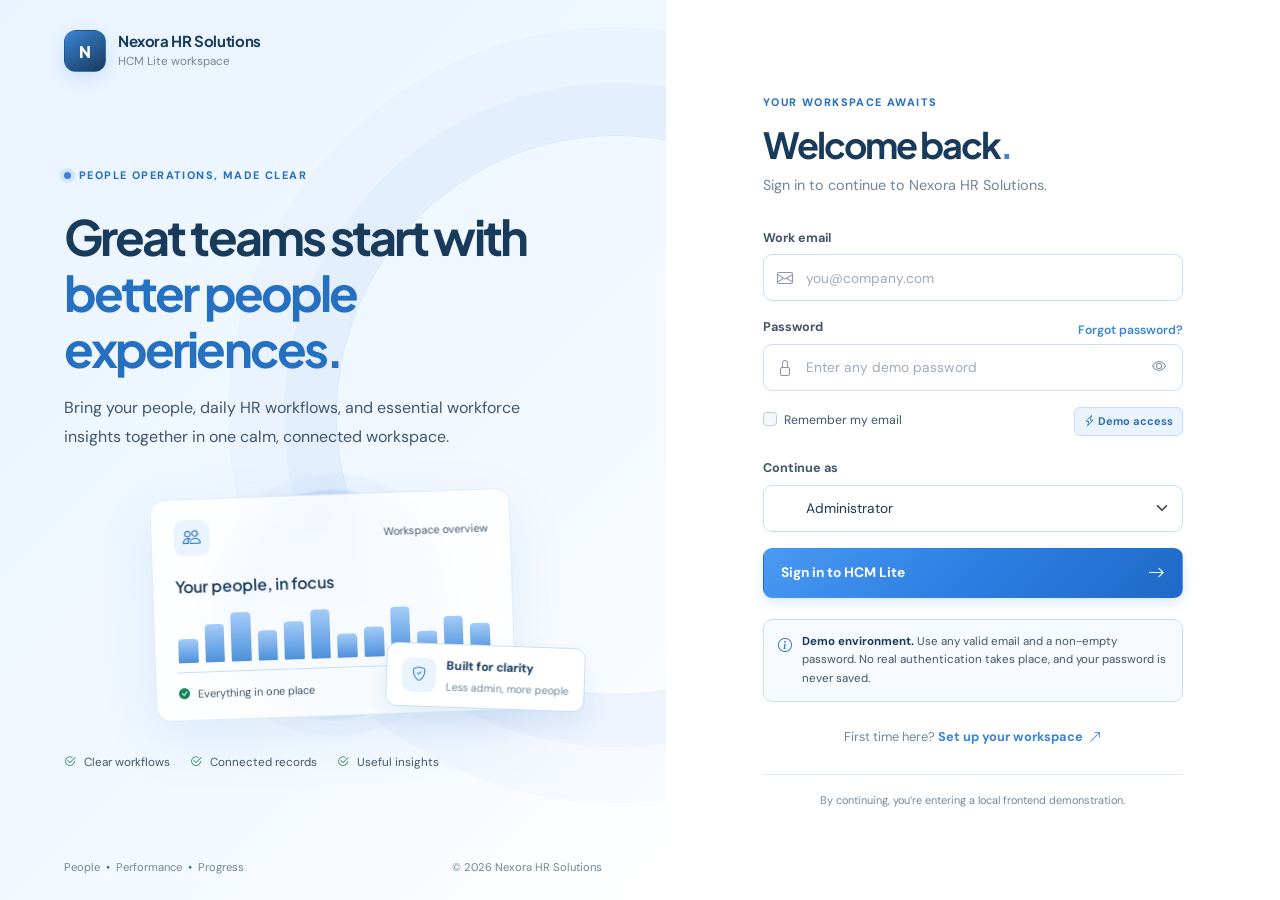
<file: index.html>
<!doctype html>
<html lang="en">
    <head>
        <meta charset="utf-8">
        <meta name="viewport" content="width=device-width, initial-scale=1">
        <meta name="description" content="Sign in to Nexora HCM Lite, the people operations workspace.">

        <title>Sign in | Nexora HCM Lite</title>

        <link rel="preconnect" href="https://fonts.googleapis.com">
        <link rel="preconnect" href="https://fonts.gstatic.com" crossorigin>

        <link href="https://fonts.googleapis.com/css2?family=DM+Sans:wght@400;500;600;700&family=Plus+Jakarta+Sans:wght@400;500;600;700;800&display=swap" rel="stylesheet">

        <link href="https://cdn.jsdelivr.net/npm/bootstrap@5.3.3/dist/css/bootstrap.min.css" rel="stylesheet">
        <link href="https://cdn.jsdelivr.net/npm/bootstrap-icons@1.11.3/font/bootstrap-icons.min.css" rel="stylesheet">
        <link rel="stylesheet" href="CSS/style.css">
    </head>

    <body class="auth-page">
        <main class="auth-layout">

            <section class="auth-story" aria-label="Nexora HCM Lite introduction">
                <a class="auth-brand" href="index.html">
                    <span class="auth-brand__mark">N</span>
                    <span>
                        <strong>Nexora HR Solutions</strong>
                        <small>HCM Lite workspace</small>
                    </span>
                </a>

                <div class="auth-story__content">
                    <span class="auth-eyebrow">
                        <span class="auth-eyebrow__dot"></span>
                        PEOPLE OPERATIONS, MADE CLEAR
                    </span>

                    <h1>
                        Great teams start with
                        <span>better people experiences.</span>
                    </h1>

                    <p>
                        Bring your people, daily HR workflows, and essential workforce insights together in one calm, connected workspace.
                    </p>

                    <div class="auth-illustration" aria-hidden="true">
                        <div class="auth-illustration__orb auth-illustration__orb--one"></div>
                        <div class="auth-illustration__orb auth-illustration__orb--two"></div>

                        <div class="auth-mini-card auth-mini-card--main">
                            <div class="auth-mini-card__top">
                                <span class="auth-mini-icon">
                                    <i class="bi bi-people"></i>
                                </span>
                                <span class="auth-mini-status">Workspace overview</span>
                            </div>

                            <div class="auth-mini-card__label">Your people, in focus</div>

                            <div class="auth-mini-bars">
                                <span></span>
                                <span></span>
                                <span></span>
                                <span></span>
                                <span></span>
                                <span></span>
                                <span></span>
                                <span></span>
                                <span></span>
                                <span></span>
                                <span></span>
                                <span></span>
                            </div>

                            <div class="auth-mini-card__foot">
                                <span>
                                    <i class="bi bi-check-circle-fill"></i>
                                    Everything in one place
                                </span>
                                <i class="bi bi-arrow-up-right"></i>
                            </div>
                        </div>

                        <div class="auth-float-card">
                            <span class="auth-float-card__icon">
                                <i class="bi bi-shield-check"></i>
                            </span>
                            <span>
                                <strong>Built for clarity</strong>
                                <small>Less admin, more people</small>
                            </span>
                        </div>
                    </div>

                    <div class="auth-value-row">
                        <span>
                            <i class="bi bi-check2-circle"></i>
                            Clear workflows
                        </span>
                        <span>
                            <i class="bi bi-check2-circle"></i>
                            Connected records
                        </span>
                        <span>
                            <i class="bi bi-check2-circle"></i>
                            Useful insights
                        </span>
                    </div>
                </div>

                <footer class="auth-story__footer">
                    <span>People <b>•</b> Performance <b>•</b> Progress</span>
                    <span>
                        © <span data-current-year></span> Nexora HR Solutions
                    </span>
                </footer>
            </section>

            <section class="auth-panel" aria-labelledby="login-title">
                <div class="auth-panel__inner">

                    <div class="auth-mobile-brand">
                        <span class="auth-brand__mark">N</span>
                        <span>
                            <strong>Nexora HR Solutions</strong>
                            <small>HCM Lite</small>
                        </span>
                    </div>

                    <div class="auth-form-heading">
                        <span class="auth-form-kicker">YOUR WORKSPACE AWAITS</span>
                        <h2 id="login-title">
                            Welcome back<span class="auth-heading-period">.</span>
                        </h2>
                        <p id="auth-welcome-copy">
                            Sign in to continue to your HCM Lite workspace.
                        </p>
                    </div>

                    <div
                        id="login-feedback"
                        class="auth-feedback"
                        role="status"
                        aria-live="polite"
                        hidden
                    ></div>

                    <form id="login-form" novalidate>
                        <div class="mb-3">
                            <label for="login-email" class="form-label">
                                Work email
                            </label>

                            <div class="auth-input-wrap">
                                <i class="bi bi-envelope" aria-hidden="true"></i>

                                <input
                                    class="form-control auth-input"
                                    type="email"
                                    id="login-email"
                                    name="email"
                                    placeholder="you@company.com"
                                    autocomplete="email"
                                    required
                                >

                                <div class="invalid-feedback">
                                    Enter a valid email address.
                                </div>
                            </div>
                        </div>

                        <div class="mb-3">
                            <div class="d-flex justify-content-between align-items-center gap-2">
                                <label for="login-password" class="form-label">
                                    Password
                                </label>

                                <a
                                    href="#forgot-password"
                                    id="forgot-password"
                                    class="auth-inline-link"
                                >
                                    Forgot password?
                                </a>
                            </div>

                            <div class="auth-input-wrap auth-password-wrap">
                                <i class="bi bi-lock" aria-hidden="true"></i>

                                <input
                                    class="form-control auth-input"
                                    type="password"
                                    id="login-password"
                                    name="password"
                                    placeholder="Enter any demo password"
                                    autocomplete="current-password"
                                    required
                                    minlength="1"
                                >

                                <button
                                    type="button"
                                    class="auth-password-toggle"
                                    id="toggle-password"
                                    aria-label="Show password"
                                    aria-pressed="false"
                                >
                                    <i class="bi bi-eye" aria-hidden="true"></i>
                                </button>

                                <div class="invalid-feedback">
                                    Password is required for the demo.
                                </div>
                            </div>
                        </div>

                        <div class="auth-form-options">
                            <label class="form-check">
                                <input
                                    class="form-check-input"
                                    type="checkbox"
                                    id="remember-email"
                                >
                                <span class="form-check-label">
                                    Remember my email
                                </span>
                            </label>

                            <span class="auth-demo-chip">
                                <i class="bi bi-lightning-charge" aria-hidden="true"></i>
                                Demo access
                            </span>
                        </div>

                        <div class="mb-3">
                            <label for="login-role" class="form-label">
                                Continue as
                            </label>

                            <select
                                id="login-role"
                                class="form-select auth-input"
                                required
                            >
                                <option value="admin">Administrator</option>
                                <option value="employee">Employee</option>
                            </select>
                        </div>

                        <button
                            class="btn btn-primary auth-submit"
                            type="submit"
                            id="login-submit"
                        >
                            <span>Sign in to HCM Lite</span>
                            <i class="bi bi-arrow-right" aria-hidden="true"></i>
                        </button>
                    </form>

                    <div class="auth-demo-note">
                        <i class="bi bi-info-circle" aria-hidden="true"></i>
                        <p>
                            <strong>Demo environment.</strong>
                            Use any valid email and a non-empty password. No real authentication takes place, and your password is never saved.
                        </p>
                    </div>

                    <div class="auth-setup-link">
                        <span>First time here?</span>
                        <button
                            type="button"
                            data-bs-toggle="modal"
                            data-bs-target="#setup-modal"
                        >
                            Set up your workspace
                            <i class="bi bi-arrow-up-right" aria-hidden="true"></i>
                        </button>
                    </div>

                    <div class="auth-panel-footer">
                        By continuing, you’re entering a local frontend demonstration.
                    </div>
                </div>
            </section>

        </main>

        <div
            class="modal fade"
            id="setup-modal"
            tabindex="-1"
            aria-labelledby="setup-title"
            aria-hidden="true"
        >
            <div class="modal-dialog modal-dialog-centered">
                <div class="modal-content auth-modal">

                    <div class="modal-header">
                        <div>
                            <span class="auth-form-kicker">LET’S GET STARTED</span>
                            <h2 class="modal-title fs-5 mt-1" id="setup-title">
                                Set up your workspace
                            </h2>
                            <p class="text-muted small mb-0 mt-1">
                                Add your company details to personalize this demo.
                            </p>
                        </div>

                        <button
                            type="button"
                            class="btn-close"
                            data-bs-dismiss="modal"
                            aria-label="Close setup"
                        ></button>
                    </div>

                    <form id="setup-form" novalidate>
                        <div class="modal-body">

                            <div
                                id="setup-feedback"
                                class="auth-feedback"
                                role="status"
                                aria-live="polite"
                                hidden
                            ></div>

                            <div class="mb-3">
                                <label class="form-label" for="setup-company">
                                    Company name
                                </label>

                                <input
                                    class="form-control"
                                    id="setup-company"
                                    required
                                    maxlength="100"
                                    placeholder="Your company name"
                                >

                                <div class="invalid-feedback">
                                    Enter your company name.
                                </div>
                            </div>

                            <div class="mb-3">
                                <label class="form-label" for="setup-admin">
                                    Admin full name
                                </label>

                                <input
                                    class="form-control"
                                    id="setup-admin"
                                    required
                                    maxlength="100"
                                    autocomplete="name"
                                    placeholder="Full name"
                                >

                                <div class="invalid-feedback">
                                    Enter the administrator's name.
                                </div>
                            </div>

                            <div>
                                <label class="form-label" for="setup-email">
                                    Admin email
                                </label>

                                <input
                                    class="form-control"
                                    id="setup-email"
                                    type="email"
                                    required
                                    autocomplete="email"
                                    placeholder="admin@company.com"
                                >

                                <div class="invalid-feedback">
                                    Enter a valid email address.
                                </div>
                            </div>

                        </div>

                        <div class="modal-footer">
                            <button
                                type="button"
                                class="btn btn-light"
                                data-bs-dismiss="modal"
                            >
                                Cancel
                            </button>

                            <button class="btn btn-primary" type="submit">
                                <i
                                    class="bi bi-building-check me-1"
                                    aria-hidden="true"
                                ></i>
                                Create workspace
                            </button>
                        </div>
                    </form>

                </div>
            </div>
        </div>

        <script src="https://cdn.jsdelivr.net/npm/bootstrap@5.3.3/dist/js/bootstrap.bundle.min.js"></script>
        <script src="js/script.js"></script>
    </body>
</html>
</file>
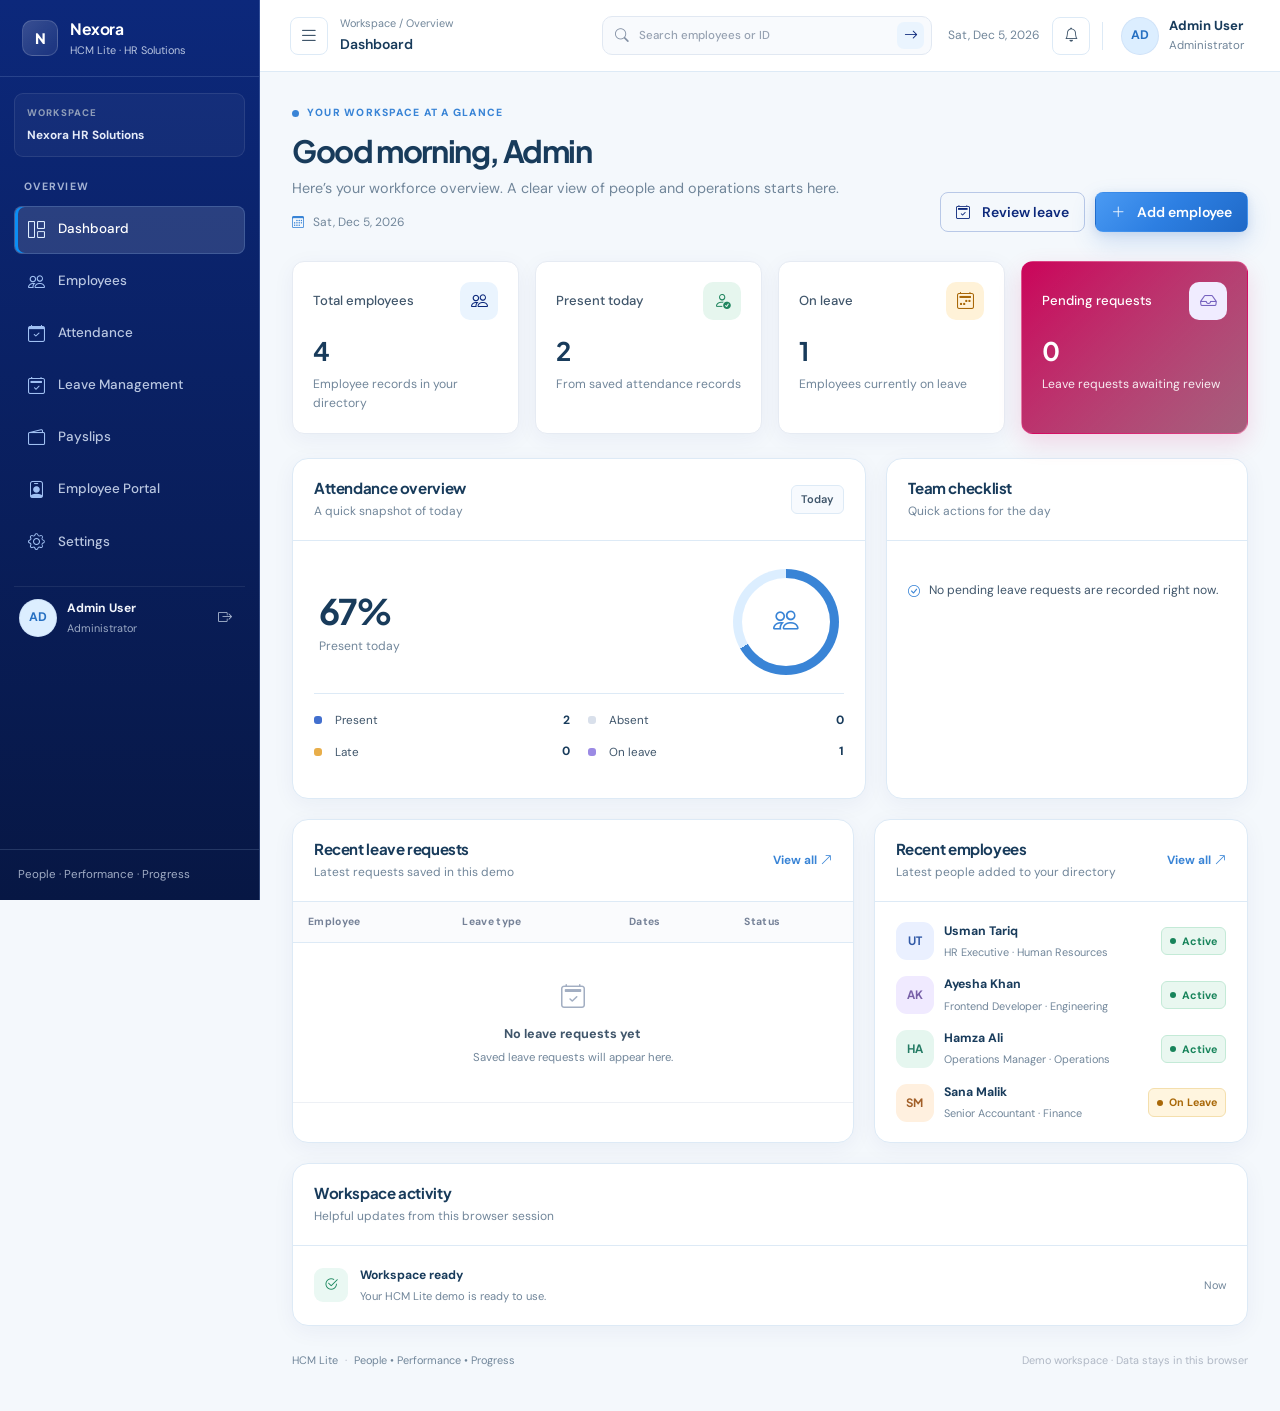
<file: admin.html>
<!doctype html>
<html lang="en">
    <head>
        <meta charset="utf-8">
        <meta name="viewport" content="width=device-width, initial-scale=1">
        <meta name="description" content="Nexora HCM Lite administrator dashboard">

        <title>Dashboard | Nexora HCM Lite</title>

        <link rel="preconnect" href="https://fonts.googleapis.com">
        <link rel="preconnect" href="https://fonts.gstatic.com" crossorigin>

        <link href="https://fonts.googleapis.com/css2?family=DM+Sans:wght@400;500;600;700&family=Plus+Jakarta+Sans:wght@400;500;600;700;800&display=swap" rel="stylesheet">

        <link href="https://cdn.jsdelivr.net/npm/bootstrap@5.3.3/dist/css/bootstrap.min.css" rel="stylesheet">
        <link href="https://cdn.jsdelivr.net/npm/bootstrap-icons@1.11.3/font/bootstrap-icons.min.css" rel="stylesheet">
        <link rel="stylesheet" href="CSS/style.css">
    </head>

    <body class="dashboard-page">
        <div class="app-shell">
            <div class="sidebar-backdrop" aria-hidden="true"></div>

            <aside class="app-sidebar" id="main-navigation" aria-label="Main navigation">
                <a href="admin.html" class="sidebar-brand">
                    <span class="sidebar-brand__mark">N</span>

                    <span class="sidebar-brand__text">
                        <span class="sidebar-brand__name">Nexora</span>
                        <span class="sidebar-brand__tagline">HCM Lite · HR Solutions</span>
                    </span>
                </a>

                <div class="sidebar-workspace">
                    <span class="sidebar-workspace__label">WORKSPACE</span>
                    <strong data-company-name>Nexora HR Solutions</strong>
                </div>

                <nav class="sidebar-section">
                    <div class="sidebar-section__label">Overview</div>

                    <ul class="sidebar-nav">
                        <li>
                            <a href="admin.html" class="sidebar-nav__link active" aria-current="page">
                                <i class="bi bi-grid-1x2"></i>
                                <span class="sidebar-nav__text">Dashboard</span>
                            </a>
                        </li>

                        <li>
                            <a href="employees.html" class="sidebar-nav__link">
                                <i class="bi bi-people"></i>
                                <span class="sidebar-nav__text">Employees</span>
                            </a>
                        </li>

                        <li>
                            <a href="attendance.html" class="sidebar-nav__link">
                                <i class="bi bi-calendar-check"></i>
                                <span class="sidebar-nav__text">Attendance</span>
                            </a>
                        </li>

                        <li>
                            <a href="leaves.html" class="sidebar-nav__link">
                                <i class="bi bi-calendar2-check"></i>
                                <span class="sidebar-nav__text">Leave Management</span>
                            </a>
                        </li>

                        <li>
                            <a href="payship.html" class="sidebar-nav__link">
                                <i class="bi bi-wallet2"></i>
                                <span class="sidebar-nav__text">Payslips</span>
                            </a>
                        </li>

                        <li>
                            <a href="employee.html" class="sidebar-nav__link">
                                <i class="bi bi-person-badge"></i>
                                <span class="sidebar-nav__text">Employee Portal</span>
                            </a>
                        </li>

                        <li>
                            <a href="setting.html" class="sidebar-nav__link">
                                <i class="bi bi-gear"></i>
                                <span class="sidebar-nav__text">Settings</span>
                            </a>
                        </li>
                    </ul>
                </nav>

                <div class="sidebar-bottom-profile">
                    <span class="avatar">AD</span>

                    <span>
                        <strong data-admin-name>Admin User</strong>
                        <small>Administrator</small>
                    </span>

                    <a href="index.html" aria-label="Log out" title="Log out">
                        <i class="bi bi-box-arrow-right"></i>
                    </a>
                </div>

                <footer class="sidebar-footer">
                    <div class="sidebar-footer__caption">
                        People · Performance · Progress
                    </div>
                </footer>
            </aside>

            <main class="app-main">
                <header class="app-topbar">
                    <div class="topbar__left">
                        <button
                            class="btn-icon"
                            type="button"
                            data-sidebar-toggle
                            aria-label="Toggle navigation"
                            aria-controls="main-navigation"
                            aria-expanded="false"
                        >
                            <i class="bi bi-list fs-5"></i>
                        </button>

                        <div>
                            <div class="topbar-context">Workspace / Overview</div>
                            <div class="fw-semibold">Dashboard</div>
                        </div>
                    </div>

                    <form class="topbar-global-search" data-global-search role="search">
                        <i class="bi bi-search" aria-hidden="true"></i>

                        <input
                            type="search"
                            name="q"
                            aria-label="Search employees"
                            placeholder="Search employees or ID"
                            maxlength="120"
                        >

                        <button type="submit" aria-label="Submit search">
                            <i class="bi bi-arrow-right" aria-hidden="true"></i>
                        </button>
                    </form>

                    <div class="topbar__right">
                        <div class="dashboard-date d-none d-md-block" data-current-date></div>

                        <button
                            class="btn-icon notification-button"
                            type="button"
                            aria-label="Notifications"
                            title="No new notifications"
                        >
                            <i class="bi bi-bell"></i>
                        </button>

                        <div class="topbar__divider"></div>

                        <button class="profile-menu" data-profile-menu type="button">
                            <span class="avatar">AD</span>

                            <span class="profile-menu__details">
                                <span class="profile-menu__name" data-admin-name>
                                    Admin User
                                </span>
                                <span class="profile-menu__role">Administrator</span>
                            </span>
                        </button>
                    </div>
                </header>

                <div class="page-container">
                    <section class="dashboard-welcome">
                        <div>
                            <span class="dashboard-eyebrow">
                                <span></span>
                                YOUR WORKSPACE AT A GLANCE
                            </span>

                            <h1 class="page-title" id="dashboard-greeting">
                                Good day, Admin
                            </h1>

                            <p class="page-subtitle">
                                Here’s your workforce overview. A clear view of people and operations starts here.
                            </p>

                            <div class="dashboard-welcome__date">
                                <i class="bi bi-calendar3"></i>
                                <span data-current-date></span>
                            </div>
                        </div>

                        <div class="page-header__actions">
                            <a class="btn btn-outline-primary" href="leaves.html">
                                <i class="bi bi-calendar2-check me-1"></i>
                                Review leave
                            </a>

                            <a class="btn btn-primary" href="employees.html">
                                <i class="bi bi-plus-lg me-1"></i>
                                Add employee
                            </a>
                        </div>
                    </section>

                    <section class="kpi-grid dashboard-kpis" aria-label="Workforce summary">
                        <article class="kpi-card">
                            <div class="kpi-card__top">
                                <span class="kpi-card__label">Total employees</span>
                                <span class="kpi-card__icon">
                                    <i class="bi bi-people"></i>
                                </span>
                            </div>

                            <strong class="kpi-card__value" id="dash-total-employees">0</strong>

                            <div class="kpi-card__meta">
                                Employee records in your directory
                            </div>
                        </article>

                        <article class="kpi-card">
                            <div class="kpi-card__top">
                                <span class="kpi-card__label">Present today</span>
                                <span class="kpi-card__icon kpi-icon--green">
                                    <i class="bi bi-person-check"></i>
                                </span>
                            </div>

                            <strong class="kpi-card__value" id="dash-present">0</strong>

                            <div class="kpi-card__meta">
                                From saved attendance records
                            </div>
                        </article>

                        <article class="kpi-card">
                            <div class="kpi-card__top">
                                <span class="kpi-card__label">On leave</span>
                                <span class="kpi-card__icon kpi-icon--amber">
                                    <i class="bi bi-calendar2-week"></i>
                                </span>
                            </div>

                            <strong class="kpi-card__value" id="dash-on-leave">0</strong>

                            <div class="kpi-card__meta">
                                Employees currently on leave
                            </div>
                        </article>

                        <article class="kpi-card kpi-card--rose-gradient">
                            <div class="kpi-card__top">
                                <span class="kpi-card__label">Pending requests</span>
                                <span class="kpi-card__icon kpi-icon--violet">
                                    <i class="bi bi-inbox"></i>
                                </span>
                            </div>

                            <strong class="kpi-card__value" id="dash-pending">0</strong>

                            <div class="kpi-card__meta">
                                Leave requests awaiting review
                            </div>
                        </article>
                    </section>

                    <div class="dashboard-content-grid">
                        <section class="app-card attendance-card">
                            <div class="app-card__header">
                                <div>
                                    <h2 class="section-title">Attendance overview</h2>
                                    <p class="section-subtitle">A quick snapshot of today</p>
                                </div>

                                <span class="subtle-pill">Today</span>
                            </div>

                            <div class="app-card__body">
                                <div class="attendance-summary">
                                    <div>
                                        <span class="attendance-summary__number" id="attendance-rate">—</span>
                                        <span class="attendance-summary__label">Present today</span>
                                    </div>

                                    <div class="attendance-ring" aria-hidden="true">
                                        <div class="attendance-ring__inner">
                                            <i class="bi bi-people"></i>
                                        </div>
                                    </div>
                                </div>

                                <div class="attendance-legend">
                                    <span>
                                        <i class="legend-dot legend-dot--present"></i>
                                        Present
                                        <b id="attendance-present-count">0</b>
                                    </span>

                                    <span>
                                        <i class="legend-dot legend-dot--absent"></i>
                                        Absent
                                        <b id="attendance-absent-count">0</b>
                                    </span>

                                    <span>
                                        <i class="legend-dot legend-dot--late"></i>
                                        Late
                                        <b id="attendance-late-count">0</b>
                                    </span>

                                    <span>
                                        <i class="legend-dot legend-dot--leave"></i>
                                        On leave
                                        <b id="attendance-leave-count">0</b>
                                    </span>
                                </div>

                                <div id="attendance-empty" class="dashboard-empty dashboard-empty--compact">
                                    <i class="bi bi-bar-chart-line"></i>
                                    <p>No attendance records yet.</p>
                                    <span>
                                        When attendance is saved, this overview will update.
                                    </span>
                                </div>
                            </div>
                        </section>

                        <section class="app-card">
                            <div class="app-card__header">
                                <div>
                                    <h2 class="section-title">Team checklist</h2>
                                    <p class="section-subtitle">Quick actions for the day</p>
                                </div>
                            </div>

                            <div class="app-card__body">
                                <ul id="smart-helper-list" class="helper-list">
                                    <li>
                                        <i class="bi bi-check-circle"></i>
                                        <span>
                                            Add employee records to start building your directory.
                                        </span>
                                    </li>

                                    <li>
                                        <i class="bi bi-calendar-check"></i>
                                        <span>
                                            Review leave requests as they arrive.
                                        </span>
                                    </li>

                                    <li>
                                        <i class="bi bi-clipboard-check"></i>
                                        <span>
                                            Mark attendance to complete today’s overview.
                                        </span>
                                    </li>
                                </ul>
                            </div>
                        </section>
                    </div>

                    <div class="dashboard-lower-grid">
                        <section class="app-card">
                            <div class="app-card__header">
                                <div>
                                    <h2 class="section-title">Recent leave requests</h2>
                                    <p class="section-subtitle">
                                        Latest requests saved in this demo
                                    </p>
                                </div>

                                <a class="text-link" href="leaves.html">
                                    View all
                                    <i class="bi bi-arrow-up-right"></i>
                                </a>
                            </div>

                            <div class="table-responsive">
                                <table class="table dashboard-table mb-0">
                                    <thead>
                                        <tr>
                                            <th>Employee</th>
                                            <th>Leave type</th>
                                            <th>Dates</th>
                                            <th>Status</th>
                                        </tr>
                                    </thead>

                                    <tbody id="dashboard-leaves">
                                        <tr>
                                            <td colspan="4">
                                                <div class="dashboard-empty">
                                                    <i class="bi bi-calendar2-check"></i>
                                                    <p>No leave requests yet</p>
                                                    <span>
                                                        Saved leave requests will appear here.
                                                    </span>
                                                </div>
                                            </td>
                                        </tr>
                                    </tbody>
                                </table>
                            </div>
                        </section>

                        <section class="app-card">
                            <div class="app-card__header">
                                <div>
                                    <h2 class="section-title">Recent employees</h2>
                                    <p class="section-subtitle">
                                        Latest people added to your directory
                                    </p>
                                </div>

                                <a class="text-link" href="employees.html">
                                    View all
                                    <i class="bi bi-arrow-up-right"></i>
                                </a>
                            </div>

                            <div class="app-card__body dashboard-employee-list" id="dashboard-employees">
                                <div class="dashboard-empty">
                                    <i class="bi bi-people"></i>
                                    <p>No employee records yet</p>
                                    <span>Add an employee to get started.</span>
                                </div>
                            </div>
                        </section>
                    </div>

                    <section class="dashboard-activity app-card">
                        <div class="app-card__header">
                            <div>
                                <h2 class="section-title">Workspace activity</h2>
                                <p class="section-subtitle">
                                    Helpful updates from this browser session
                                </p>
                            </div>
                        </div>

                        <div class="app-card__body" id="dashboard-activity">
                            <div class="activity-row">
                                <span class="activity-icon">
                                    <i class="bi bi-check2-circle"></i>
                                </span>

                                <span>
                                    <strong>Workspace ready</strong>
                                    <small>Your HCM Lite demo is ready to use.</small>
                                </span>

                                <time>Now</time>
                            </div>
                        </div>
                    </section>

                    <footer class="dashboard-footer">
                        HCM Lite
                        <span>·</span>
                        People • Performance • Progress
                        <span class="ms-auto">
                            Demo workspace · Data stays in this browser
                        </span>
                    </footer>
                </div>
            </main>
        </div>

        <script src="https://cdn.jsdelivr.net/npm/bootstrap@5.3.3/dist/js/bootstrap.bundle.min.js"></script>
        <script src="js/script.js"></script>
    </body>
</html>
</file>
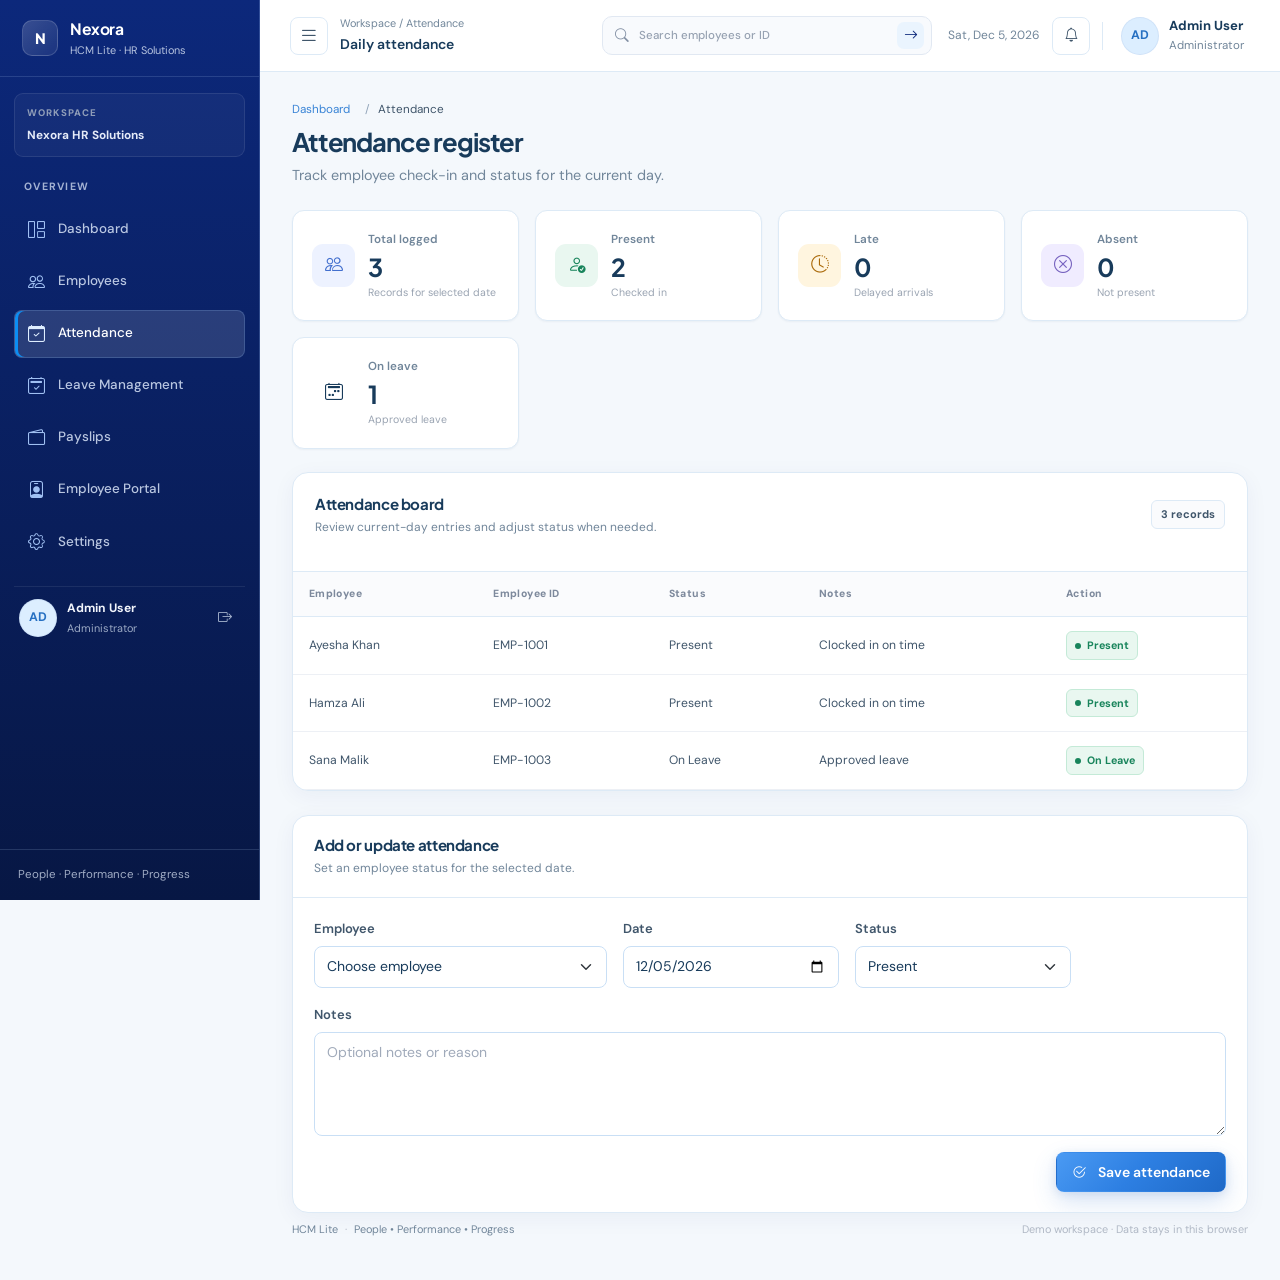
<file: attendance.html>
<!doctype html>
<html lang="en">
    <head>
        <meta charset="utf-8">
        <meta name="viewport" content="width=device-width, initial-scale=1">
        <meta name="description" content="Daily attendance tracking for Nexora HCM Lite">

        <title>Attendance | Nexora HCM Lite</title>

        <link rel="preconnect" href="https://fonts.googleapis.com">
        <link rel="preconnect" href="https://fonts.gstatic.com" crossorigin>

        <link href="https://fonts.googleapis.com/css2?family=DM+Sans:wght@400;500;600;700&family=Plus+Jakarta+Sans:wght@400;500;600;700;800&display=swap" rel="stylesheet">

        <link href="https://cdn.jsdelivr.net/npm/bootstrap@5.3.3/dist/css/bootstrap.min.css" rel="stylesheet">
        <link href="https://cdn.jsdelivr.net/npm/bootstrap-icons@1.11.3/font/bootstrap-icons.min.css" rel="stylesheet">
        <link rel="stylesheet" href="CSS/style.css">
    </head>

    <body class="dashboard-page attendance-page">
        <div class="app-shell">
            <div class="sidebar-backdrop" aria-hidden="true"></div>

            <aside class="app-sidebar" id="main-navigation" aria-label="Main navigation">
                <a href="admin.html" class="sidebar-brand">
                    <span class="sidebar-brand__mark">N</span>

                    <span class="sidebar-brand__text">
                        <span class="sidebar-brand__name">Nexora</span>
                        <span class="sidebar-brand__tagline">HCM Lite · HR Solutions</span>
                    </span>
                </a>

                <div class="sidebar-workspace">
                    <span class="sidebar-workspace__label">WORKSPACE</span>
                    <strong data-company-name>Nexora HR Solutions</strong>
                </div>

                <nav class="sidebar-section">
                    <div class="sidebar-section__label">Overview</div>

                    <ul class="sidebar-nav">
                        <li>
                            <a href="admin.html" class="sidebar-nav__link">
                                <i class="bi bi-grid-1x2"></i>
                                <span class="sidebar-nav__text">Dashboard</span>
                            </a>
                        </li>

                        <li>
                            <a href="employees.html" class="sidebar-nav__link">
                                <i class="bi bi-people"></i>
                                <span class="sidebar-nav__text">Employees</span>
                            </a>
                        </li>

                        <li>
                            <a href="attendance.html" class="sidebar-nav__link active" aria-current="page">
                                <i class="bi bi-calendar-check"></i>
                                <span class="sidebar-nav__text">Attendance</span>
                            </a>
                        </li>

                        <li>
                            <a href="leaves.html" class="sidebar-nav__link">
                                <i class="bi bi-calendar2-check"></i>
                                <span class="sidebar-nav__text">Leave Management</span>
                            </a>
                        </li>

                        <li>
                            <a href="payship.html" class="sidebar-nav__link">
                                <i class="bi bi-wallet2"></i>
                                <span class="sidebar-nav__text">Payslips</span>
                            </a>
                        </li>

                        <li>
                            <a href="employee.html" class="sidebar-nav__link">
                                <i class="bi bi-person-badge"></i>
                                <span class="sidebar-nav__text">Employee Portal</span>
                            </a>
                        </li>

                        <li>
                            <a href="setting.html" class="sidebar-nav__link">
                                <i class="bi bi-gear"></i>
                                <span class="sidebar-nav__text">Settings</span>
                            </a>
                        </li>
                    </ul>
                </nav>

                <div class="sidebar-bottom-profile">
                    <span class="avatar">AD</span>

                    <span>
                        <strong data-admin-name>Admin User</strong>
                        <small>Administrator</small>
                    </span>

                    <a href="index.html" aria-label="Log out" title="Log out">
                        <i class="bi bi-box-arrow-right"></i>
                    </a>
                </div>

                <footer class="sidebar-footer">
                    <div class="sidebar-footer__caption">
                        People · Performance · Progress
                    </div>
                </footer>
            </aside>

            <main class="app-main">
                <header class="app-topbar">
                    <div class="topbar__left">
                        <button
                            class="btn-icon"
                            type="button"
                            data-sidebar-toggle
                            aria-label="Toggle navigation"
                            aria-controls="main-navigation"
                            aria-expanded="false"
                        >
                            <i class="bi bi-list fs-5"></i>
                        </button>

                        <div>
                            <div class="topbar-context">Workspace / Attendance</div>
                            <div class="fw-semibold">Daily attendance</div>
                        </div>
                    </div>

                    <form class="topbar-global-search" data-global-search role="search">
                        <i class="bi bi-search" aria-hidden="true"></i>

                        <input
                            type="search"
                            name="q"
                            aria-label="Search employees"
                            placeholder="Search employees or ID"
                            maxlength="120"
                        >

                        <button type="submit" aria-label="Submit search">
                            <i class="bi bi-arrow-right" aria-hidden="true"></i>
                        </button>
                    </form>

                    <div class="topbar__right">
                        <div class="dashboard-date d-none d-md-block" data-current-date></div>

                        <button
                            class="btn-icon notification-button"
                            type="button"
                            aria-label="Notifications"
                            title="Notifications"
                        >
                            <i class="bi bi-bell"></i>
                        </button>

                        <div class="topbar__divider"></div>

                        <button class="profile-menu" data-profile-menu type="button">
                            <span class="avatar">AD</span>

                            <span class="profile-menu__details">
                                <span class="profile-menu__name" data-admin-name>
                                    Admin User
                                </span>
                                <span class="profile-menu__role">Administrator</span>
                            </span>
                        </button>
                    </div>
                </header>

                <div class="page-container">
                    <section class="module-page-header">
                        <div>
                            <nav aria-label="breadcrumb">
                                <ol class="breadcrumb">
                                    <li class="breadcrumb-item">
                                        <a href="admin.html">Dashboard</a>
                                    </li>

                                    <li class="breadcrumb-item active" aria-current="page">
                                        Attendance
                                    </li>
                                </ol>
                            </nav>

                            <h1 class="page-title">Attendance register</h1>

                            <p class="page-subtitle">
                                Track employee check-in and status for the current day.
                            </p>
                        </div>
                    </section>

                    <section class="employee-summary-grid" aria-label="Attendance summary">
                        <article class="employee-summary-card">
                            <div class="employee-summary-card__icon employee-summary-card__icon--blue">
                                <i class="bi bi-people"></i>
                            </div>

                            <div>
                                <span>Total logged</span>
                                <strong id="attendance-summary-total">0</strong>
                                <small>Records for selected date</small>
                            </div>
                        </article>

                        <article class="employee-summary-card">
                            <div class="employee-summary-card__icon employee-summary-card__icon--green">
                                <i class="bi bi-person-check"></i>
                            </div>

                            <div>
                                <span>Present</span>
                                <strong id="attendance-summary-present">0</strong>
                                <small>Checked in</small>
                            </div>
                        </article>

                        <article class="employee-summary-card">
                            <div class="employee-summary-card__icon employee-summary-card__icon--amber">
                                <i class="bi bi-clock-history"></i>
                            </div>

                            <div>
                                <span>Late</span>
                                <strong id="attendance-summary-late">0</strong>
                                <small>Delayed arrivals</small>
                            </div>
                        </article>

                        <article class="employee-summary-card">
                            <div class="employee-summary-card__icon employee-summary-card__icon--violet">
                                <i class="bi bi-x-circle"></i>
                            </div>

                            <div>
                                <span>Absent</span>
                                <strong id="attendance-summary-absent">0</strong>
                                <small>Not present</small>
                            </div>
                        </article>

                        <article class="employee-summary-card">
                            <div class="employee-summary-card__icon employee-summary-card__icon--rose">
                                <i class="bi bi-calendar2-week"></i>
                            </div>

                            <div>
                                <span>On leave</span>
                                <strong id="attendance-summary-leave">0</strong>
                                <small>Approved leave</small>
                            </div>
                        </article>
                    </section>

                    <section class="app-card employee-directory-card">
                        <div class="employee-toolbar">
                            <div class="employee-toolbar__heading">
                                <div>
                                    <h2 class="section-title">Attendance board</h2>

                                    <p class="section-subtitle">
                                        Review current-day entries and adjust status when needed.
                                    </p>
                                </div>

                                <span class="employee-result-count" id="attendance-result-count">
                                    0 records
                                </span>
                            </div>
                        </div>

                        <div class="table-responsive employee-table-wrap">
                            <table class="table employee-table align-middle mb-0">
                                <thead>
                                    <tr>
                                        <th scope="col">Employee</th>
                                        <th scope="col">Employee ID</th>
                                        <th scope="col">Status</th>
                                        <th scope="col">Notes</th>
                                        <th scope="col">Action</th>
                                    </tr>
                                </thead>

                                <tbody id="attendance-table-body">
                                    <tr>
                                        <td colspan="5">
                                            <div class="employee-empty-state">
                                                <span class="employee-empty-state__icon">
                                                    <i class="bi bi-calendar-check"></i>
                                                </span>

                                                <h3>No attendance logged yet</h3>

                                                <p>
                                                    Use the form below to record today’s attendance.
                                                </p>
                                            </div>
                                        </td>
                                    </tr>
                                </tbody>
                            </table>
                        </div>
                    </section>

                    <section class="app-card" style="margin-top: 1.5rem;">
                        <div class="app-card__header">
                            <div>
                                <h2 class="section-title">Add or update attendance</h2>

                                <p class="section-subtitle">
                                    Set an employee status for the selected date.
                                </p>
                            </div>
                        </div>

                        <div class="app-card__body">
                            <form id="attendance-form">
                                <div class="row g-3">
                                    <div class="col-md-4">
                                        <label class="form-label" for="attendance-employee">
                                            Employee
                                        </label>

                                        <select
                                            id="attendance-employee"
                                            class="form-select"
                                            required
                                        >
                                            <option value="">Choose employee</option>
                                        </select>
                                    </div>

                                    <div class="col-md-3">
                                        <label class="form-label" for="attendance-date">
                                            Date
                                        </label>

                                        <input
                                            id="attendance-date"
                                            type="date"
                                            class="form-control"
                                            required
                                        >
                                    </div>

                                    <div class="col-md-3">
                                        <label class="form-label" for="attendance-status">
                                            Status
                                        </label>

                                        <select
                                            id="attendance-status"
                                            class="form-select"
                                            required
                                        >
                                            <option value="Present">Present</option>
                                            <option value="Late">Late</option>
                                            <option value="Absent">Absent</option>
                                            <option value="On Leave">On Leave</option>
                                        </select>
                                    </div>

                                    <div class="col-md-12">
                                        <label class="form-label" for="attendance-notes">
                                            Notes
                                        </label>

                                        <textarea
                                            id="attendance-notes"
                                            class="form-control"
                                            rows="3"
                                            placeholder="Optional notes or reason"
                                        ></textarea>
                                    </div>
                                </div>

                                <div class="d-flex justify-content-end mt-3">
                                    <button class="btn btn-primary" type="submit">
                                        <i class="bi bi-check2-circle me-1"></i>
                                        Save attendance
                                    </button>
                                </div>
                            </form>
                        </div>
                    </section>

                    <footer class="dashboard-footer">
                        HCM Lite
                        <span>·</span>
                        People • Performance • Progress
                        <span class="ms-auto">
                            Demo workspace · Data stays in this browser
                        </span>
                    </footer>
                </div>
            </main>
        </div>

        <div
            class="toast-container position-fixed bottom-0 end-0 p-3"
            style="z-index:1090"
        >
            <div
                id="global-toast"
                class="toast employee-toast"
                role="status"
                aria-live="polite"
                aria-atomic="true"
            >
                <div class="toast-header">
                    <i class="bi bi-check-circle toast-status-icon"></i>

                    <strong class="me-auto" id="global-toast-title">
                        Updated
                    </strong>

                    <button
                        type="button"
                        class="btn-close"
                        data-bs-dismiss="toast"
                        aria-label="Close"
                    ></button>
                </div>

                <div class="toast-body" id="global-toast-message"></div>
            </div>
        </div>

        <script src="https://cdn.jsdelivr.net/npm/bootstrap@5.3.3/dist/js/bootstrap.bundle.min.js"></script>
        <script src="js/script.js"></script>
    </body>
</html>
</file>
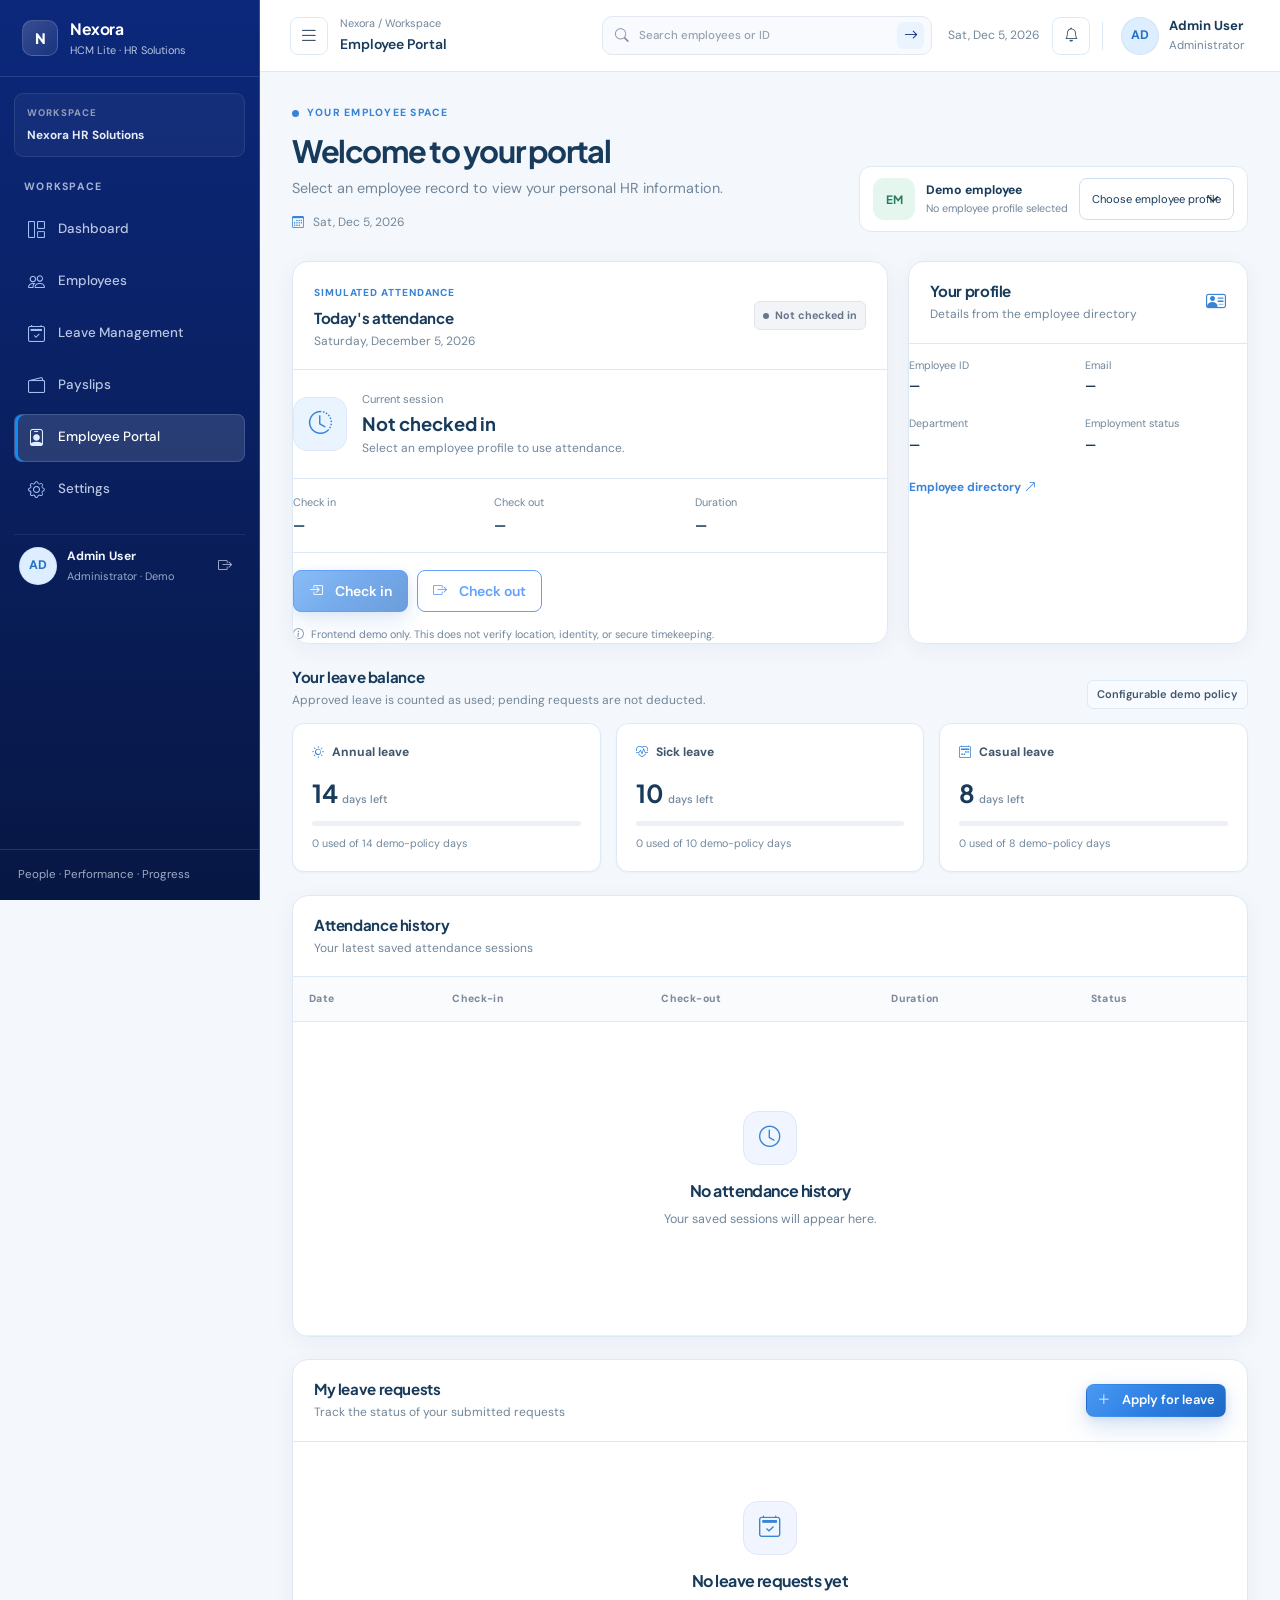
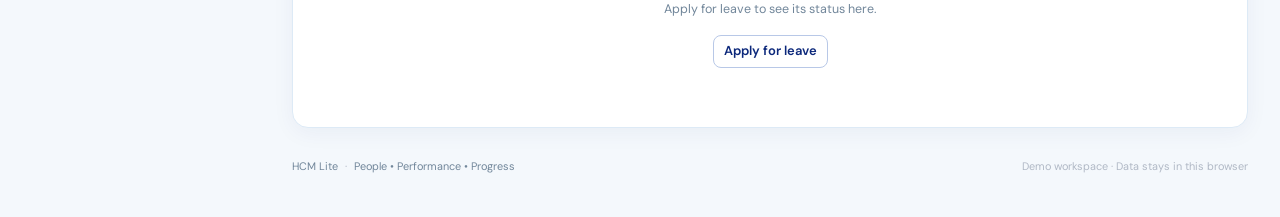
<file: employee.html>
<!doctype html>
<html lang="en">
    <head>
        <meta charset="utf-8">
        <meta name="viewport" content="width=device-width, initial-scale=1">
        <meta name="description" content="Nexora HCM Lite HR workspace">

        <title>Employee Portal | Nexora HCM Lite</title>

        <link rel="preconnect" href="https://fonts.googleapis.com">
        <link rel="preconnect" href="https://fonts.gstatic.com" crossorigin>

        <link href="https://fonts.googleapis.com/css2?family=DM+Sans:wght@400;500;600;700&family=Plus+Jakarta+Sans:wght@400;500;600;700;800&display=swap" rel="stylesheet">

        <link href="https://cdn.jsdelivr.net/npm/bootstrap@5.3.3/dist/css/bootstrap.min.css" rel="stylesheet">
        <link href="https://cdn.jsdelivr.net/npm/bootstrap-icons@1.11.3/font/bootstrap-icons.min.css" rel="stylesheet">
        <link rel="stylesheet" href="CSS/style.css">
    </head>

    <body class="dashboard-page employee-portal-page">
        <div class="app-shell">
            <div class="sidebar-backdrop" aria-hidden="true"></div>

            <aside class="app-sidebar" id="main-navigation" aria-label="Main navigation">
                <a href="admin.html" class="sidebar-brand">
                    <span class="sidebar-brand__mark">N</span>
                    <span class="sidebar-brand__text">
                        <span class="sidebar-brand__name">Nexora</span>
                        <span class="sidebar-brand__tagline">HCM Lite · HR Solutions</span>
                    </span>
                </a>

                <div class="sidebar-workspace">
                    <span class="sidebar-workspace__label">WORKSPACE</span>
                    <strong data-company-name>Nexora HR Solutions</strong>
                </div>

                <nav class="sidebar-section">
                    <div class="sidebar-section__label">Workspace</div>

                    <ul class="sidebar-nav">
                        <li>
                            <a href="admin.html" class="sidebar-nav__link">
                                <i class="bi bi-grid-1x2"></i>
                                <span class="sidebar-nav__text">Dashboard</span>
                            </a>
                        </li>

                        <li>
                            <a href="employees.html" class="sidebar-nav__link">
                                <i class="bi bi-people"></i>
                                <span class="sidebar-nav__text">Employees</span>
                            </a>
                        </li>

                        <li>
                            <a href="leaves.html" class="sidebar-nav__link">
                                <i class="bi bi-calendar2-check"></i>
                                <span class="sidebar-nav__text">Leave Management</span>
                            </a>
                        </li>

                        <li>
                            <a href="payship.html" class="sidebar-nav__link">
                                <i class="bi bi-wallet2"></i>
                                <span class="sidebar-nav__text">Payslips</span>
                            </a>
                        </li>

                        <li>
                            <a href="employee.html" class="sidebar-nav__link active" aria-current="page">
                                <i class="bi bi-person-badge"></i>
                                <span class="sidebar-nav__text">Employee Portal</span>
                            </a>
                        </li>

                        <li>
                            <a href="setting.html" class="sidebar-nav__link">
                                <i class="bi bi-gear"></i>
                                <span class="sidebar-nav__text">Settings</span>
                            </a>
                        </li>
                    </ul>
                </nav>

                <div class="sidebar-bottom-profile">
                    <span class="avatar">AD</span>
                    <span>
                        <strong data-admin-name>Admin User</strong>
                        <small>Administrator · Demo</small>
                    </span>
                    <a href="index.html" aria-label="Sign out" title="Sign out">
                        <i class="bi bi-box-arrow-right"></i>
                    </a>
                </div>

                <footer class="sidebar-footer">
                    <div class="sidebar-footer__caption">
                        People · Performance · Progress
                    </div>
                </footer>
            </aside>

            <main class="app-main">
                <header class="app-topbar">
                    <div class="topbar__left">
                        <button
                            class="btn-icon"
                            type="button"
                            data-sidebar-toggle
                            aria-label="Toggle navigation"
                            aria-controls="main-navigation"
                            aria-expanded="false"
                        >
                            <i class="bi bi-list fs-5"></i>
                        </button>

                        <div>
                            <div class="topbar-context">Nexora / Workspace</div>
                            <div class="fw-semibold" data-page-context>Employee Portal</div>
                        </div>
                    </div>

                    <form class="topbar-global-search" data-global-search role="search">
                        <i class="bi bi-search" aria-hidden="true"></i>
                        <input
                            type="search"
                            name="q"
                            aria-label="Search employees"
                            placeholder="Search employees or ID"
                            maxlength="120"
                        >
                        <button type="submit" aria-label="Submit search">
                            <i class="bi bi-arrow-right" aria-hidden="true"></i>
                        </button>
                    </form>

                    <div class="topbar__right">
                        <div class="dashboard-date d-none d-md-block" data-current-date></div>

                        <button
                            class="btn-icon notification-button"
                            type="button"
                            aria-label="Notifications"
                            title="Demo notifications"
                        >
                            <i class="bi bi-bell"></i>
                        </button>

                        <div class="topbar__divider"></div>

                        <div class="profile-menu" data-profile-menu>
                            <span class="avatar">AD</span>
                            <span class="profile-menu__details">
                                <span class="profile-menu__name" data-admin-name>Admin User</span>
                                <span class="profile-menu__role">Administrator</span>
                            </span>
                        </div>
                    </div>
                </header>

                <div class="page-container">
                    <section class="dashboard-welcome employee-self-welcome">
                        <div>
                            <span class="dashboard-eyebrow">
                                <span></span>
                                YOUR EMPLOYEE SPACE
                            </span>

                            <h1 class="page-title" id="self-greeting">
                                Welcome to your portal
                            </h1>

                            <p class="page-subtitle" id="self-subtitle">
                                Your attendance, leave balance, and requests in one place.
                            </p>

                            <div class="dashboard-welcome__date">
                                <i class="bi bi-calendar3"></i>
                                <span data-current-date></span>
                            </div>
                        </div>

                        <div class="self-identity">
                            <span class="employee-avatar employee-avatar--2" id="self-avatar">EP</span>

                            <div>
                                <strong id="self-name">Demo employee</strong>
                                <small id="self-role">Select an employee profile</small>
                            </div>

                            <label class="visually-hidden" for="self-employee-select">
                                Select employee profile
                            </label>

                            <select id="self-employee-select" class="form-select form-select-sm">
                                <option value="">Choose employee</option>
                            </select>
                        </div>
                    </section>

                    <div id="self-alert" class="alert" role="status" hidden></div>

                    <section class="self-top-grid">
                        <article class="app-card attendance-action-card">
                            <div class="app-card__header">
                                <div>
                                    <span class="module-eyebrow">SIMULATED ATTENDANCE</span>
                                    <h2 class="section-title">Today's attendance</h2>
                                    <p class="section-subtitle" id="self-today-date">
                                        Local browser time
                                    </p>
                                </div>

                                <span
                                    id="self-attendance-badge"
                                    class="employee-status employee-status--inactive"
                                >
                                    Not checked in
                                </span>
                            </div>

                            <div class="attendance-action-main">
                                <div class="attendance-clock-icon">
                                    <i class="bi bi-clock-history"></i>
                                </div>

                                <div>
                                    <span class="attendance-action-label">Current session</span>
                                    <strong id="self-attendance-status">Not checked in</strong>
                                    <p id="self-attendance-help">
                                        Start your attendance session when you are ready.
                                    </p>
                                </div>
                            </div>

                            <div class="attendance-time-grid">
                                <div>
                                    <span>Check in</span>
                                    <strong id="self-check-in">—</strong>
                                </div>

                                <div>
                                    <span>Check out</span>
                                    <strong id="self-check-out">—</strong>
                                </div>

                                <div>
                                    <span>Duration</span>
                                    <strong id="self-duration">—</strong>
                                </div>
                            </div>

                            <div class="attendance-actions">
                                <button class="btn btn-primary" id="self-check-in-btn" type="button">
                                    <i class="bi bi-box-arrow-in-right me-1"></i>
                                    Check in
                                </button>

                                <button
                                    class="btn btn-outline-primary"
                                    id="self-check-out-btn"
                                    type="button"
                                    disabled
                                >
                                    <i class="bi bi-box-arrow-right me-1"></i>
                                    Check out
                                </button>
                            </div>

                            <p class="attendance-demo-note">
                                <i class="bi bi-info-circle me-1"></i>
                                Frontend demo only. This does not verify location, identity, or secure timekeeping.
                            </p>
                        </article>

                        <article class="app-card self-profile-card">
                            <div class="app-card__header">
                                <div>
                                    <h2 class="section-title">Your profile</h2>
                                    <p class="section-subtitle">
                                        Details from the employee directory
                                    </p>
                                </div>

                                <i class="bi bi-person-vcard self-profile-icon"></i>
                            </div>

                            <div class="self-profile-details">
                                <div>
                                    <span>Employee ID</span>
                                    <strong id="self-id">—</strong>
                                </div>

                                <div>
                                    <span>Email</span>
                                    <strong id="self-email">—</strong>
                                </div>

                                <div>
                                    <span>Department</span>
                                    <strong id="self-department">—</strong>
                                </div>

                                <div>
                                    <span>Employment status</span>
                                    <strong id="self-status">—</strong>
                                </div>
                            </div>

                            <a href="employees.html" class="text-link">
                                Employee directory
                                <i class="bi bi-arrow-up-right"></i>
                            </a>
                        </article>
                    </section>

                    <section class="self-leave-balances">
                        <div class="module-section-heading">
                            <div>
                                <h2 class="section-title">Your leave balance</h2>
                                <p class="section-subtitle">
                                    Approved leave is counted as used; pending requests are not deducted.
                                </p>
                            </div>

                            <span class="subtle-pill">Configurable demo policy</span>
                        </div>

                        <div class="self-balance-grid">
                            <article class="self-balance-card">
                                <span>
                                    <i class="bi bi-sun"></i>
                                    Annual leave
                                </span>

                                <strong id="balance-annual">
                                    0 <small>days left</small>
                                </strong>

                                <div class="self-balance-track">
                                    <span id="balance-annual-bar"></span>
                                </div>

                                <small id="balance-annual-meta">Allowance not configured</small>
                            </article>

                            <article class="self-balance-card">
                                <span>
                                    <i class="bi bi-heart-pulse"></i>
                                    Sick leave
                                </span>

                                <strong id="balance-sick">
                                    0 <small>days left</small>
                                </strong>

                                <div class="self-balance-track">
                                    <span id="balance-sick-bar"></span>
                                </div>

                                <small id="balance-sick-meta">Allowance not configured</small>
                            </article>

                            <article class="self-balance-card">
                                <span>
                                    <i class="bi bi-calendar2-week"></i>
                                    Casual leave
                                </span>

                                <strong id="balance-casual">
                                    0 <small>days left</small>
                                </strong>

                                <div class="self-balance-track">
                                    <span id="balance-casual-bar"></span>
                                </div>

                                <small id="balance-casual-meta">Allowance not configured</small>
                            </article>
                        </div>
                    </section>

                    <section class="app-card self-history-card">
                        <div class="app-card__header">
                            <div>
                                <h2 class="section-title">Attendance history</h2>
                                <p class="section-subtitle">
                                    Your latest saved attendance sessions
                                </p>
                            </div>
                        </div>

                        <div class="table-responsive">
                            <table class="table employee-table mb-0">
                                <thead>
                                    <tr>
                                        <th>Date</th>
                                        <th>Check-in</th>
                                        <th>Check-out</th>
                                        <th>Duration</th>
                                        <th>Status</th>
                                    </tr>
                                </thead>

                                <tbody id="self-attendance-history">
                                    <tr>
                                        <td colspan="5">
                                            <div class="employee-empty-state">
                                                <span class="employee-empty-state__icon">
                                                    <i class="bi bi-clock"></i>
                                                </span>
                                                <h3>No attendance history</h3>
                                                <p>
                                                    Your completed sessions will appear here.
                                                </p>
                                            </div>
                                        </td>
                                    </tr>
                                </tbody>
                            </table>
                        </div>
                    </section>

                    <section class="app-card self-requests-card">
                        <div class="app-card__header">
                            <div>
                                <h2 class="section-title">My leave requests</h2>
                                <p class="section-subtitle">
                                    Track the status of your submitted requests
                                </p>
                            </div>

                            <button class="btn btn-primary btn-sm" id="self-open-leave" type="button">
                                <i class="bi bi-plus-lg me-1"></i>
                                Apply for leave
                            </button>
                        </div>

                        <div id="self-leave-list" class="self-leave-list">
                            <div class="employee-empty-state">
                                <span class="employee-empty-state__icon">
                                    <i class="bi bi-calendar2-check"></i>
                                </span>
                                <h3>No leave requests yet</h3>
                                <p>
                                    When you apply for leave, your requests and decisions will appear here.
                                </p>
                            </div>
                        </div>
                    </section>

                    <div
                        class="modal fade employee-modal"
                        id="self-leave-modal"
                        tabindex="-1"
                        aria-labelledby="self-leave-modal-title"
                        aria-hidden="true"
                    >
                        <div class="modal-dialog modal-dialog-centered">
                            <div class="modal-content">
                                <form id="self-leave-form" novalidate>
                                    <div class="modal-header">
                                        <div>
                                            <h2 class="modal-title fs-5" id="self-leave-modal-title">
                                                Apply for leave
                                            </h2>
                                            <p class="section-subtitle mb-0">
                                                Calendar days are counted inclusively in this demo.
                                            </p>
                                        </div>

                                        <button
                                            class="btn-close"
                                            type="button"
                                            data-bs-dismiss="modal"
                                            aria-label="Close"
                                        ></button>
                                    </div>

                                    <div class="modal-body">
                                        <div id="self-leave-feedback" class="alert alert-danger" hidden></div>

                                        <div class="row g-3">
                                            <div class="col-12">
                                                <label class="form-label" for="self-leave-type">
                                                    Leave type
                                                </label>

                                                <select id="self-leave-type" class="form-select" required>
                                                    <option value="">Choose leave type</option>
                                                    <option>Annual Leave</option>
                                                    <option>Sick Leave</option>
                                                    <option>Casual Leave</option>
                                                    <option>Unpaid Leave</option>
                                                </select>

                                                <div class="invalid-feedback">
                                                    Choose a leave type.
                                                </div>
                                            </div>

                                            <div class="col-md-6">
                                                <label class="form-label" for="self-leave-start">
                                                    Start date
                                                </label>

                                                <input
                                                    id="self-leave-start"
                                                    type="date"
                                                    class="form-control"
                                                    required
                                                >

                                                <div class="invalid-feedback">
                                                    Choose a valid start date.
                                                </div>
                                            </div>

                                            <div class="col-md-6">
                                                <label class="form-label" for="self-leave-end">
                                                    End date
                                                </label>

                                                <input
                                                    id="self-leave-end"
                                                    type="date"
                                                    class="form-control"
                                                    required
                                                >

                                                <div class="invalid-feedback">
                                                    End date must be on or after the start date.
                                                </div>
                                            </div>

                                            <div class="col-12">
                                                <label class="form-label" for="self-leave-reason">
                                                    Reason
                                                </label>

                                                <textarea
                                                    id="self-leave-reason"
                                                    class="form-control"
                                                    rows="3"
                                                    minlength="8"
                                                    maxlength="1000"
                                                    required
                                                    placeholder="Briefly explain your request"
                                                ></textarea>

                                                <div class="invalid-feedback">
                                                    Please provide a reason of at least 8 characters.
                                                </div>
                                            </div>
                                        </div>
                                    </div>

                                    <div class="modal-footer">
                                        <button
                                            class="btn btn-light"
                                            type="button"
                                            data-bs-dismiss="modal"
                                        >
                                            Cancel
                                        </button>

                                        <button class="btn btn-primary" type="submit">
                                            Submit request
                                        </button>
                                    </div>
                                </form>
                            </div>
                        </div>
                    </div>

                    <footer class="dashboard-footer">
                        HCM Lite <span>·</span> People • Performance • Progress
                        <span class="ms-auto">
                            Demo workspace · Data stays in this browser
                        </span>
                    </footer>
                </div>
            </main>
        </div>

        <div
            class="toast-container position-fixed bottom-0 end-0 p-3"
            style="z-index: 1090"
        >
            <div
                id="global-toast"
                class="toast employee-toast"
                role="status"
                aria-live="polite"
                aria-atomic="true"
            >
                <div class="toast-header">
                    <i class="bi bi-check-circle toast-status-icon"></i>
                    <strong class="me-auto" id="global-toast-title">Updated</strong>

                    <button
                        type="button"
                        class="btn-close"
                        data-bs-dismiss="toast"
                        aria-label="Close"
                    ></button>
                </div>

                <div class="toast-body" id="global-toast-message"></div>
            </div>
        </div>

        <script src="https://cdn.jsdelivr.net/npm/bootstrap@5.3.3/dist/js/bootstrap.bundle.min.js"></script>
        <script src="js/script.js"></script>
    </body>
</html>
</file>
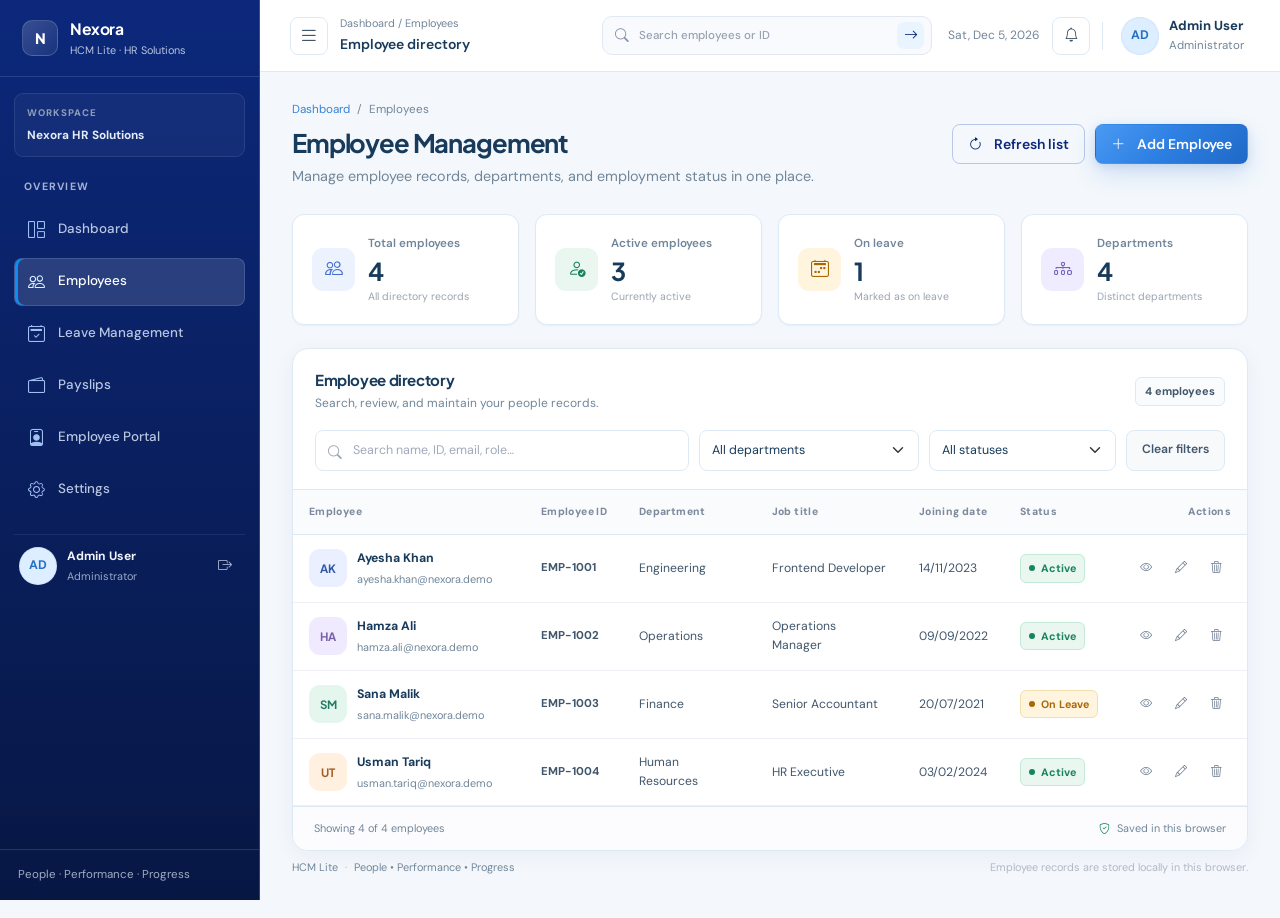
<file: employees.html>
<!doctype html>
<html lang="en">
    <head>
        <meta charset="utf-8">
        <meta name="viewport" content="width=device-width, initial-scale=1">
        <meta name="description" content="Manage employee records in Nexora HCM Lite">

        <title>Employees | Nexora HCM Lite</title>

        <link rel="preconnect" href="https://fonts.googleapis.com">
        <link rel="preconnect" href="https://fonts.gstatic.com" crossorigin>

        <link href="https://fonts.googleapis.com/css2?family=DM+Sans:wght@400;500;600;700&family=Plus+Jakarta+Sans:wght@400;500;600;700;800&display=swap" rel="stylesheet">

        <link href="https://cdn.jsdelivr.net/npm/bootstrap@5.3.3/dist/css/bootstrap.min.css" rel="stylesheet">
        <link href="https://cdn.jsdelivr.net/npm/bootstrap-icons@1.11.3/font/bootstrap-icons.min.css" rel="stylesheet">
        <link rel="stylesheet" href="CSS/style.css">
    </head>

    <body class="dashboard-page employees-page">
        <div class="app-shell">
            <div class="sidebar-backdrop" aria-hidden="true"></div>

            <aside class="app-sidebar" id="main-navigation" aria-label="Main navigation">
                <a href="admin.html" class="sidebar-brand">
                    <span class="sidebar-brand__mark">N</span>
                    <span class="sidebar-brand__text">
                        <span class="sidebar-brand__name">Nexora</span>
                        <span class="sidebar-brand__tagline">HCM Lite · HR Solutions</span>
                    </span>
                </a>

                <div class="sidebar-workspace">
                    <span class="sidebar-workspace__label">WORKSPACE</span>
                    <strong data-company-name>Nexora HR Solutions</strong>
                </div>

                <nav class="sidebar-section">
                    <div class="sidebar-section__label">Overview</div>

                    <ul class="sidebar-nav">
                        <li>
                            <a href="admin.html" class="sidebar-nav__link">
                                <i class="bi bi-grid-1x2"></i>
                                <span class="sidebar-nav__text">Dashboard</span>
                            </a>
                        </li>

                        <li>
                            <a href="employees.html" class="sidebar-nav__link active" aria-current="page">
                                <i class="bi bi-people"></i>
                                <span class="sidebar-nav__text">Employees</span>
                            </a>
                        </li>

                        <li>
                            <a href="leaves.html" class="sidebar-nav__link">
                                <i class="bi bi-calendar2-check"></i>
                                <span class="sidebar-nav__text">Leave Management</span>
                            </a>
                        </li>

                        <li>
                            <a href="payship.html" class="sidebar-nav__link">
                                <i class="bi bi-wallet2"></i>
                                <span class="sidebar-nav__text">Payslips</span>
                            </a>
                        </li>

                        <li>
                            <a href="employee.html" class="sidebar-nav__link">
                                <i class="bi bi-person-badge"></i>
                                <span class="sidebar-nav__text">Employee Portal</span>
                            </a>
                        </li>

                        <li>
                            <a href="setting.html" class="sidebar-nav__link">
                                <i class="bi bi-gear"></i>
                                <span class="sidebar-nav__text">Settings</span>
                            </a>
                        </li>
                    </ul>
                </nav>

                <div class="sidebar-bottom-profile">
                    <span class="avatar">AD</span>
                    <span>
                        <strong data-admin-name>Admin User</strong>
                        <small>Administrator</small>
                    </span>
                    <a href="index.html" aria-label="Log out" title="Log out">
                        <i class="bi bi-box-arrow-right"></i>
                    </a>
                </div>

                <footer class="sidebar-footer">
                    <div class="sidebar-footer__caption">
                        People · Performance · Progress
                    </div>
                </footer>
            </aside>

            <main class="app-main">
                <header class="app-topbar">
                    <div class="topbar__left">
                        <button
                            class="btn-icon"
                            type="button"
                            data-sidebar-toggle
                            aria-label="Toggle navigation"
                            aria-controls="main-navigation"
                            aria-expanded="false"
                        >
                            <i class="bi bi-list fs-5"></i>
                        </button>

                        <div>
                            <div class="topbar-context">Dashboard / Employees</div>
                            <div class="fw-semibold">Employee directory</div>
                        </div>
                    </div>

                    <form class="topbar-global-search" data-global-search role="search">
                        <i class="bi bi-search" aria-hidden="true"></i>
                        <input
                            type="search"
                            name="q"
                            aria-label="Search employees"
                            placeholder="Search employees or ID"
                            maxlength="120"
                        >
                        <button type="submit" aria-label="Submit search">
                            <i class="bi bi-arrow-right" aria-hidden="true"></i>
                        </button>
                    </form>

                    <div class="topbar__right">
                        <div class="dashboard-date d-none d-md-block" data-current-date></div>

                        <button
                            class="btn-icon notification-button"
                            type="button"
                            aria-label="Notifications"
                            title="Notifications"
                        >
                            <i class="bi bi-bell"></i>
                        </button>

                        <div class="topbar__divider"></div>

                        <button class="profile-menu" data-profile-menu type="button">
                            <span class="avatar">AD</span>
                            <span class="profile-menu__details">
                                <span class="profile-menu__name" data-admin-name>Admin User</span>
                                <span class="profile-menu__role">Administrator</span>
                            </span>
                        </button>
                    </div>
                </header>

                <div class="page-container">
                    <section class="page-header employee-page-header">
                        <div class="page-header__main">
                            <div class="breadcrumb">
                                <a href="admin.html">Dashboard</a>
                                <span>/</span>
                                <span aria-current="page">Employees</span>
                            </div>

                            <h1 class="page-title">Employee Management</h1>

                            <p class="page-subtitle">
                                Manage employee records, departments, and employment status in one place.
                            </p>
                        </div>

                        <div class="page-header__actions">
                            <button class="btn btn-outline-primary" type="button" id="refresh-employees">
                                <i class="bi bi-arrow-clockwise me-1"></i>
                                Refresh list
                            </button>

                            <button class="btn btn-primary" type="button" id="open-add-employee">
                                <i class="bi bi-plus-lg me-1"></i>
                                Add Employee
                            </button>
                        </div>
                    </section>

                    <div
                        id="employee-alert"
                        class="alert employee-alert"
                        role="status"
                        aria-live="polite"
                        hidden
                    ></div>

                    <section class="employee-summary-grid" aria-label="Employee summary">
                        <article class="employee-summary-card">
                            <div class="employee-summary-card__icon employee-summary-card__icon--blue">
                                <i class="bi bi-people"></i>
                            </div>
                            <div>
                                <span>Total employees</span>
                                <strong id="employee-total">0</strong>
                                <small>All directory records</small>
                            </div>
                        </article>

                        <article class="employee-summary-card">
                            <div class="employee-summary-card__icon employee-summary-card__icon--green">
                                <i class="bi bi-person-check"></i>
                            </div>
                            <div>
                                <span>Active employees</span>
                                <strong id="employee-active">0</strong>
                                <small>Currently active</small>
                            </div>
                        </article>

                        <article class="employee-summary-card">
                            <div class="employee-summary-card__icon employee-summary-card__icon--amber">
                                <i class="bi bi-calendar2-week"></i>
                            </div>
                            <div>
                                <span>On leave</span>
                                <strong id="employee-on-leave">0</strong>
                                <small>Marked as on leave</small>
                            </div>
                        </article>

                        <article class="employee-summary-card">
                            <div class="employee-summary-card__icon employee-summary-card__icon--violet">
                                <i class="bi bi-diagram-3"></i>
                            </div>
                            <div>
                                <span>Departments</span>
                                <strong id="employee-departments">0</strong>
                                <small>Distinct departments</small>
                            </div>
                        </article>
                    </section>

                    <section class="app-card employee-directory-card">
                        <div class="employee-toolbar">
                            <div class="employee-toolbar__heading">
                                <div>
                                    <h2 class="section-title">Employee directory</h2>
                                    <p class="section-subtitle">
                                        Search, review, and maintain your people records.
                                    </p>
                                </div>

                                <span class="employee-result-count" id="employee-result-count">
                                    0 employees
                                </span>
                            </div>

                            <div class="employee-filters">
                                <div class="employee-search">
                                    <i class="bi bi-search" aria-hidden="true"></i>
                                    <label class="visually-hidden" for="employee-search">
                                        Search employees
                                    </label>
                                    <input
                                        type="search"
                                        class="form-control"
                                        id="employee-search"
                                        placeholder="Search name, ID, email, role…"
                                    >
                                </div>

                                <div>
                                    <label class="visually-hidden" for="employee-department-filter">
                                        Filter by department
                                    </label>
                                    <select class="form-select" id="employee-department-filter">
                                        <option value="">All departments</option>
                                    </select>
                                </div>

                                <div>
                                    <label class="visually-hidden" for="employee-status-filter">
                                        Filter by status
                                    </label>
                                    <select class="form-select" id="employee-status-filter">
                                        <option value="">All statuses</option>
                                        <option>Active</option>
                                        <option>On Leave</option>
                                        <option>Inactive</option>
                                    </select>
                                </div>

                                <button
                                    class="btn btn-light employee-clear-filters"
                                    id="clear-employee-filters"
                                    type="button"
                                >
                                    Clear filters
                                </button>
                            </div>
                        </div>

                        <div class="table-responsive employee-table-wrap">
                            <table class="table employee-table align-middle mb-0">
                                <thead>
                                    <tr>
                                        <th scope="col">Employee</th>
                                        <th scope="col">Employee ID</th>
                                        <th scope="col">Department</th>
                                        <th scope="col">Job title</th>
                                        <th scope="col">Joining date</th>
                                        <th scope="col">Status</th>
                                        <th scope="col" class="text-end">Actions</th>
                                    </tr>
                                </thead>

                                <tbody id="employee-table-body">
                                    <tr>
                                        <td colspan="7">
                                            <div class="employee-empty-state">
                                                <span class="employee-empty-state__icon">
                                                    <i class="bi bi-person-plus"></i>
                                                </span>
                                                <h3>Your directory starts here</h3>
                                                <p>
                                                    Add your first employee to build a central place for your people records.
                                                </p>
                                                <button
                                                    class="btn btn-primary btn-sm"
                                                    type="button"
                                                    data-empty-add
                                                >
                                                    <i class="bi bi-plus-lg me-1"></i>
                                                    Add first employee
                                                </button>
                                            </div>
                                        </td>
                                    </tr>
                                </tbody>
                            </table>
                        </div>

                        <div class="employee-table-footer">
                            <span id="employee-table-summary">Showing 0 employees</span>
                            <span>
                                <i class="bi bi-shield-check me-1"></i>
                                Saved in this browser
                            </span>
                        </div>
                    </section>

                    <footer class="dashboard-footer">
                        HCM Lite <span>·</span> People • Performance • Progress
                        <span class="ms-auto">
                            Employee records are stored locally in this browser.
                        </span>
                    </footer>
                </div>
            </main>
        </div>

        <div
            class="modal fade"
            id="employee-form-modal"
            tabindex="-1"
            aria-labelledby="employee-form-title"
            aria-hidden="true"
        >
            <div class="modal-dialog modal-lg modal-dialog-centered modal-dialog-scrollable">
                <div class="modal-content employee-modal">
                    <div class="modal-header">
                        <div>
                            <span class="auth-form-kicker">PEOPLE DIRECTORY</span>
                            <h2 class="modal-title fs-5 mt-1" id="employee-form-title">
                                Add New Employee
                            </h2>
                            <p class="text-muted small mb-0 mt-1">
                                Keep employee details accurate and up to date.
                            </p>
                        </div>

                        <button
                            type="button"
                            class="btn-close"
                            data-bs-dismiss="modal"
                            aria-label="Close employee form"
                        ></button>
                    </div>

                    <form id="employee-form" novalidate>
                        <div class="modal-body">
                            <div
                                id="employee-form-feedback"
                                class="alert alert-danger py-2"
                                role="alert"
                                hidden
                            ></div>

                            <input type="hidden" id="employee-record-id">

                            <div class="row g-3">
                                <div class="col-md-6">
                                    <label for="employee-name" class="form-label">
                                        Full name <span class="text-danger">*</span>
                                    </label>
                                    <input
                                        class="form-control"
                                        id="employee-name"
                                        required
                                        maxlength="120"
                                        autocomplete="name"
                                    >
                                    <div class="invalid-feedback">
                                        Enter the employee’s full name.
                                    </div>
                                </div>

                                <div class="col-md-6">
                                    <label for="employee-email" class="form-label">
                                        Email address <span class="text-danger">*</span>
                                    </label>
                                    <input
                                        class="form-control"
                                        id="employee-email"
                                        type="email"
                                        required
                                        maxlength="160"
                                        autocomplete="email"
                                    >
                                    <div class="invalid-feedback">
                                        Enter a valid email address.
                                    </div>
                                </div>

                                <div class="col-md-6">
                                    <label for="employee-phone" class="form-label">
                                        Phone number
                                    </label>
                                    <input
                                        class="form-control"
                                        id="employee-phone"
                                        type="tel"
                                        maxlength="40"
                                        autocomplete="tel"
                                        placeholder="Optional"
                                    >
                                </div>

                                <div class="col-md-6">
                                    <label for="employee-department" class="form-label">
                                        Department <span class="text-danger">*</span>
                                    </label>
                                    <input
                                        class="form-control"
                                        id="employee-department"
                                        list="employee-department-options"
                                        required
                                        maxlength="100"
                                        placeholder="Choose or enter a department"
                                    >

                                    <datalist id="employee-department-options">
                                        <option value="Human Resources">
                                        <option value="Engineering">
                                        <option value="Design">
                                        <option value="Finance">
                                        <option value="Marketing">
                                        <option value="Operations">
                                        <option value="Sales">
                                    </datalist>

                                    <div class="invalid-feedback">
                                        Enter a department.
                                    </div>
                                </div>

                                <div class="col-md-6">
                                    <label for="employee-job-title" class="form-label">
                                        Job title <span class="text-danger">*</span>
                                    </label>
                                    <input
                                        class="form-control"
                                        id="employee-job-title"
                                        required
                                        maxlength="120"
                                        placeholder="e.g. People Operations Manager"
                                    >
                                    <div class="invalid-feedback">
                                        Enter a job title.
                                    </div>
                                </div>

                                <div class="col-md-6">
                                    <label for="employee-joining-date" class="form-label">
                                        Joining date <span class="text-danger">*</span>
                                    </label>
                                    <input
                                        class="form-control"
                                        id="employee-joining-date"
                                        type="date"
                                        required
                                    >
                                    <div class="invalid-feedback">
                                        Choose a valid joining date.
                                    </div>
                                </div>

                                <div class="col-md-6">
                                    <label for="employee-status" class="form-label">
                                        Employment status <span class="text-danger">*</span>
                                    </label>
                                    <select class="form-select" id="employee-status" required>
                                        <option value="Active">Active</option>
                                        <option value="On Leave">On Leave</option>
                                        <option value="Inactive">Inactive</option>
                                    </select>
                                    <div class="invalid-feedback">
                                        Choose an employment status.
                                    </div>
                                </div>

                                <div class="col-12">
                                    <label for="employee-notes" class="form-label">
                                        Notes <span class="text-muted fw-normal">(optional)</span>
                                    </label>
                                    <textarea
                                        class="form-control"
                                        id="employee-notes"
                                        rows="3"
                                        maxlength="1000"
                                        placeholder="Add any relevant notes"
                                    ></textarea>
                                </div>
                            </div>
                        </div>

                        <div class="modal-footer">
                            <button
                                type="button"
                                class="btn btn-light"
                                data-bs-dismiss="modal"
                            >
                                Cancel
                            </button>

                            <button
                                class="btn btn-primary"
                                id="employee-form-submit"
                                type="submit"
                            >
                                <i class="bi bi-person-plus me-1"></i>
                                Add Employee
                            </button>
                        </div>
                    </form>
                </div>
            </div>
        </div>

        <div
            class="modal fade"
            id="employee-view-modal"
            tabindex="-1"
            aria-labelledby="employee-view-title"
            aria-hidden="true"
        >
            <div class="modal-dialog modal-dialog-centered">
                <div class="modal-content employee-modal">
                    <div class="modal-header">
                        <div>
                            <span class="auth-form-kicker">EMPLOYEE PROFILE</span>
                            <h2 class="modal-title fs-5 mt-1" id="employee-view-title">
                                Employee details
                            </h2>
                        </div>

                        <button
                            type="button"
                            class="btn-close"
                            data-bs-dismiss="modal"
                            aria-label="Close employee details"
                        ></button>
                    </div>

                    <div class="modal-body" id="employee-view-content"></div>

                    <div class="modal-footer">
                        <button
                            type="button"
                            class="btn btn-light"
                            data-bs-dismiss="modal"
                        >
                            Close
                        </button>

                        <button
                            type="button"
                            class="btn btn-primary"
                            id="employee-view-edit"
                        >
                            <i class="bi bi-pencil me-1"></i>
                            Edit employee
                        </button>
                    </div>
                </div>
            </div>
        </div>

        <div
            class="modal fade"
            id="employee-delete-modal"
            tabindex="-1"
            aria-labelledby="employee-delete-title"
            aria-hidden="true"
        >
            <div class="modal-dialog modal-dialog-centered">
                <div class="modal-content employee-modal">
                    <div class="modal-header">
                        <h2 class="modal-title fs-5" id="employee-delete-title">
                            Delete employee?
                        </h2>

                        <button
                            type="button"
                            class="btn-close"
                            data-bs-dismiss="modal"
                            aria-label="Close delete confirmation"
                        ></button>
                    </div>

                    <div class="modal-body">
                        <div class="delete-confirm-icon">
                            <i class="bi bi-trash3"></i>
                        </div>

                        <p class="mb-2">
                            You’re about to remove
                            <strong id="employee-delete-name">this employee</strong>
                            from the local demo directory.
                        </p>

                        <p class="text-muted small mb-0">
                            This action cannot be undone from this screen. Related leave and attendance history is not automatically deleted.
                        </p>
                    </div>

                    <div class="modal-footer">
                        <button
                            type="button"
                            class="btn btn-light"
                            data-bs-dismiss="modal"
                        >
                            Cancel
                        </button>

                        <button
                            type="button"
                            class="btn btn-danger"
                            id="confirm-delete-employee"
                        >
                            Delete Employee
                        </button>
                    </div>
                </div>
            </div>
        </div>

        <div class="toast-container position-fixed bottom-0 end-0 p-3">
            <div
                id="employee-toast"
                class="toast employee-toast"
                role="status"
                aria-live="polite"
                aria-atomic="true"
            >
                <div class="toast-header">
                    <span class="toast-status-icon">
                        <i class="bi bi-check-circle-fill"></i>
                    </span>

                    <strong class="me-auto" id="employee-toast-title">Saved</strong>
                    <small>Just now</small>

                    <button
                        type="button"
                        class="btn-close"
                        data-bs-dismiss="toast"
                        aria-label="Close notification"
                    ></button>
                </div>

                <div class="toast-body" id="employee-toast-message">
                    Employee record saved.
                </div>
            </div>
        </div>

        <script src="https://cdn.jsdelivr.net/npm/bootstrap@5.3.3/dist/js/bootstrap.bundle.min.js"></script>
        <script src="js/script.js"></script>
    </body>
</html>
</file>
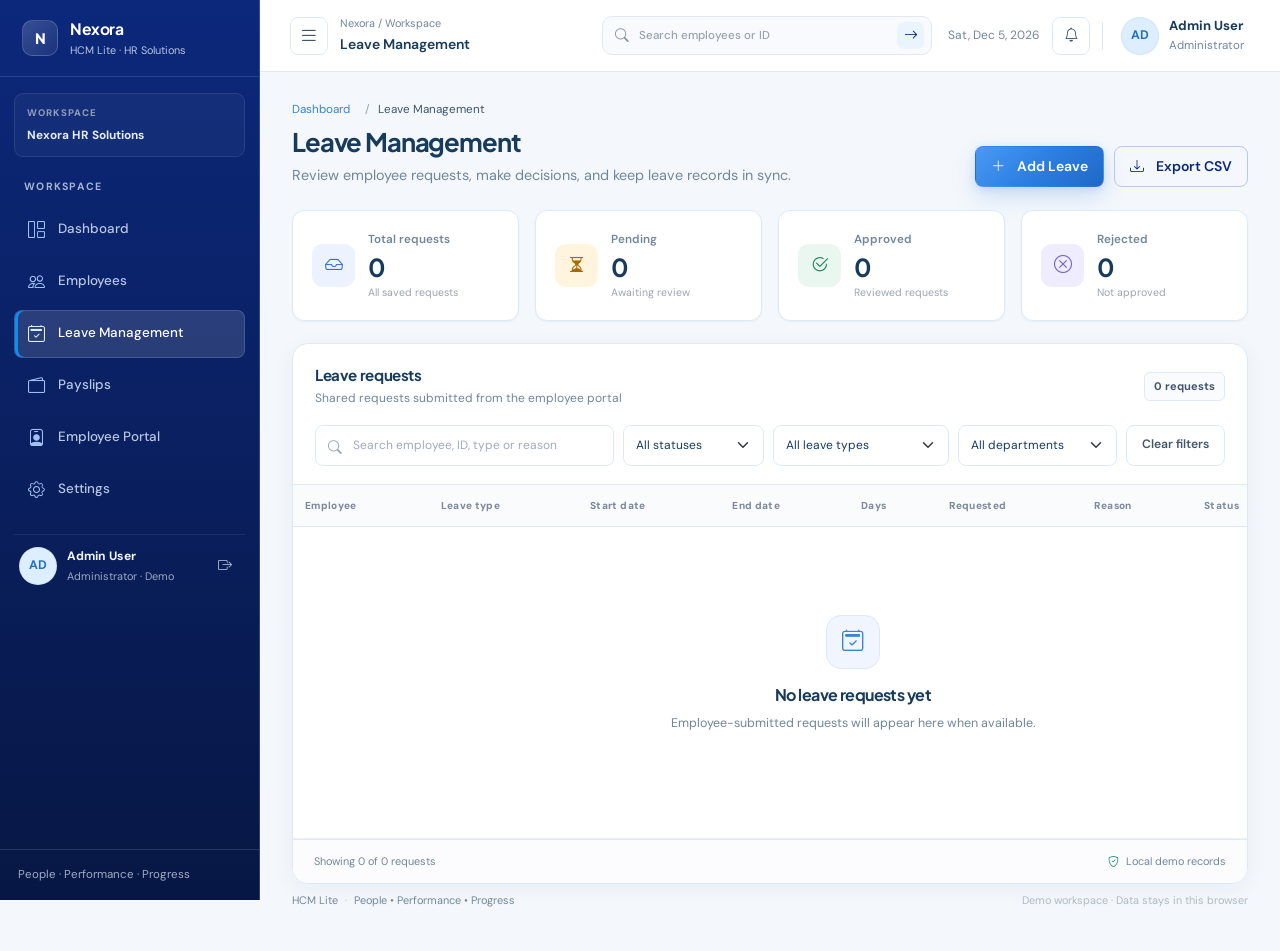
<file: leaves.html>
<!doctype html>
<html lang="en">
    <head>
        <meta charset="utf-8">
        <meta name="viewport" content="width=device-width, initial-scale=1">
        <meta name="description" content="Nexora HCM Lite HR workspace">

        <title>Leave Management | Nexora HCM Lite</title>

        <link rel="preconnect" href="https://fonts.googleapis.com">
        <link rel="preconnect" href="https://fonts.gstatic.com" crossorigin>

        <link
            href="https://fonts.googleapis.com/css2?family=DM+Sans:wght@400;500;600;700&family=Plus+Jakarta+Sans:wght@400;500;600;700;800&display=swap"
            rel="stylesheet"
        >

        <link
            href="https://cdn.jsdelivr.net/npm/bootstrap@5.3.3/dist/css/bootstrap.min.css"
            rel="stylesheet"
        >

        <link
            href="https://cdn.jsdelivr.net/npm/bootstrap-icons@1.11.3/font/bootstrap-icons.min.css"
            rel="stylesheet"
        >

        <link rel="stylesheet" href="CSS/style.css">
    </head>

    <body class="dashboard-page leaves-page">
        <div class="app-shell">
            <div class="sidebar-backdrop" aria-hidden="true"></div>

            <aside
                class="app-sidebar"
                id="main-navigation"
                aria-label="Main navigation"
            >
                <a href="admin.html" class="sidebar-brand">
                    <span class="sidebar-brand__mark">N</span>

                    <span class="sidebar-brand__text">
                        <span class="sidebar-brand__name">Nexora</span>
                        <span class="sidebar-brand__tagline">
                            HCM Lite · HR Solutions
                        </span>
                    </span>
                </a>

                <div class="sidebar-workspace">
                    <span class="sidebar-workspace__label">WORKSPACE</span>
                    <strong data-company-name>Nexora HR Solutions</strong>
                </div>

                <nav class="sidebar-section">
                    <div class="sidebar-section__label">Workspace</div>

                    <ul class="sidebar-nav">
                        <li>
                            <a href="admin.html" class="sidebar-nav__link">
                                <i class="bi bi-grid-1x2"></i>
                                <span class="sidebar-nav__text">Dashboard</span>
                            </a>
                        </li>

                        <li>
                            <a href="employees.html" class="sidebar-nav__link">
                                <i class="bi bi-people"></i>
                                <span class="sidebar-nav__text">Employees</span>
                            </a>
                        </li>

                        <li>
                            <a
                                href="leaves.html"
                                class="sidebar-nav__link active"
                                aria-current="page"
                            >
                                <i class="bi bi-calendar2-check"></i>
                                <span class="sidebar-nav__text">Leave Management</span>
                            </a>
                        </li>

                        <li>
                            <a href="payship.html" class="sidebar-nav__link">
                                <i class="bi bi-wallet2"></i>
                                <span class="sidebar-nav__text">Payslips</span>
                            </a>
                        </li>

                        <li>
                            <a href="employee.html" class="sidebar-nav__link">
                                <i class="bi bi-person-badge"></i>
                                <span class="sidebar-nav__text">Employee Portal</span>
                            </a>
                        </li>

                        <li>
                            <a href="setting.html" class="sidebar-nav__link">
                                <i class="bi bi-gear"></i>
                                <span class="sidebar-nav__text">Settings</span>
                            </a>
                        </li>
                    </ul>
                </nav>

                <div class="sidebar-bottom-profile">
                    <span class="avatar">AD</span>

                    <span>
                        <strong data-admin-name>Admin User</strong>
                        <small>Administrator · Demo</small>
                    </span>

                    <a
                        href="index.html"
                        aria-label="Sign out"
                        title="Sign out"
                    >
                        <i class="bi bi-box-arrow-right"></i>
                    </a>
                </div>

                <footer class="sidebar-footer">
                    <div class="sidebar-footer__caption">
                        People · Performance · Progress
                    </div>
                </footer>
            </aside>

            <main class="app-main">
                <header class="app-topbar">
                    <div class="topbar__left">
                        <button
                            class="btn-icon"
                            type="button"
                            data-sidebar-toggle
                            aria-label="Toggle navigation"
                            aria-controls="main-navigation"
                            aria-expanded="false"
                        >
                            <i class="bi bi-list fs-5"></i>
                        </button>

                        <div>
                            <div class="topbar-context">Nexora / Workspace</div>
                            <div class="fw-semibold" data-page-context>
                                Leave Management
                            </div>
                        </div>
                    </div>

                    <form
                        class="topbar-global-search"
                        data-global-search
                        role="search"
                    >
                        <i class="bi bi-search" aria-hidden="true"></i>

                        <input
                            type="search"
                            name="q"
                            aria-label="Search employees"
                            placeholder="Search employees or ID"
                            maxlength="120"
                        >

                        <button type="submit" aria-label="Submit search">
                            <i class="bi bi-arrow-right" aria-hidden="true"></i>
                        </button>
                    </form>

                    <div class="topbar__right">
                        <div
                            class="dashboard-date d-none d-md-block"
                            data-current-date
                        ></div>

                        <button
                            class="btn-icon notification-button"
                            type="button"
                            aria-label="Notifications"
                            title="Demo notifications"
                        >
                            <i class="bi bi-bell"></i>
                        </button>

                        <div class="topbar__divider"></div>

                        <div class="profile-menu" data-profile-menu>
                            <span class="avatar">AD</span>

                            <span class="profile-menu__details">
                                <span class="profile-menu__name" data-admin-name>
                                    Admin User
                                </span>

                                <span class="profile-menu__role">
                                    Administrator
                                </span>
                            </span>
                        </div>
                    </div>
                </header>

                <div class="page-container">
                    <!-- Page Header -->
                    <section class="module-page-header">
                        <div>
                            <nav aria-label="breadcrumb">
                                <ol class="breadcrumb">
                                    <li class="breadcrumb-item">
                                        <a href="admin.html">Dashboard</a>
                                    </li>

                                    <li
                                        class="breadcrumb-item active"
                                        aria-current="page"
                                    >
                                        Leave Management
                                    </li>
                                </ol>
                            </nav>

                            <h1 class="page-title">Leave Management</h1>

                            <p class="page-subtitle">
                                Review employee requests, make decisions,
                                and keep leave records in sync.
                            </p>
                        </div>

                        <div class="module-header-actions">
                            <button
                                class="btn btn-primary"
                                id="open-add-leave"
                                type="button"
                            >
                                <i class="bi bi-plus-lg me-1"></i>
                                Add Leave
                            </button>

                            <button
                                class="btn btn-outline-primary"
                                id="leave-export"
                            >
                                <i class="bi bi-download me-1"></i>
                                Export CSV
                            </button>
                        </div>
                    </section>

                    <div
                        id="leave-alert"
                        class="alert"
                        role="status"
                        hidden
                    ></div>

                    <!-- Leave Summary -->
                    <section
                        class="employee-summary-grid leave-summary-grid"
                        aria-label="Leave request summary"
                    >
                        <article class="employee-summary-card">
                            <span
                                class="employee-summary-card__icon employee-summary-card__icon--blue"
                            >
                                <i class="bi bi-inbox"></i>
                            </span>

                            <div>
                                <span>Total requests</span>
                                <strong id="leave-total">0</strong>
                                <small>All saved requests</small>
                            </div>
                        </article>

                        <article class="employee-summary-card">
                            <span
                                class="employee-summary-card__icon employee-summary-card__icon--amber"
                            >
                                <i class="bi bi-hourglass-split"></i>
                            </span>

                            <div>
                                <span>Pending</span>
                                <strong id="leave-pending">0</strong>
                                <small>Awaiting review</small>
                            </div>
                        </article>

                        <article class="employee-summary-card">
                            <span
                                class="employee-summary-card__icon employee-summary-card__icon--green"
                            >
                                <i class="bi bi-check2-circle"></i>
                            </span>

                            <div>
                                <span>Approved</span>
                                <strong id="leave-approved">0</strong>
                                <small>Reviewed requests</small>
                            </div>
                        </article>

                        <article class="employee-summary-card">
                            <span
                                class="employee-summary-card__icon employee-summary-card__icon--violet"
                            >
                                <i class="bi bi-x-circle"></i>
                            </span>

                            <div>
                                <span>Rejected</span>
                                <strong id="leave-rejected">0</strong>
                                <small>Not approved</small>
                            </div>
                        </article>
                    </section>

                    <!-- Leave Requests Directory -->
                    <section class="app-card leave-directory-card">
                        <div class="employee-toolbar">
                            <div class="employee-toolbar__heading">
                                <div>
                                    <h2 class="section-title">
                                        Leave requests
                                    </h2>

                                    <p class="section-subtitle">
                                        Shared requests submitted from the
                                        employee portal
                                    </p>
                                </div>

                                <span
                                    class="employee-result-count"
                                    id="leave-result-count"
                                >
                                    0 requests
                                </span>
                            </div>

                            <!-- Leave Filters -->
                            <div class="leave-filters">
                                <label class="employee-search">
                                    <i
                                        class="bi bi-search"
                                        aria-hidden="true"
                                    ></i>

                                    <input
                                        class="form-control"
                                        id="leave-search"
                                        type="search"
                                        placeholder="Search employee, ID, type or reason"
                                        aria-label="Search leave requests"
                                    >
                                </label>

                                <select
                                    id="leave-status-filter"
                                    class="form-select"
                                    aria-label="Filter by status"
                                >
                                    <option value="">All statuses</option>
                                    <option>Pending</option>
                                    <option>Approved</option>
                                    <option>Rejected</option>
                                </select>

                                <select
                                    id="leave-type-filter"
                                    class="form-select"
                                    aria-label="Filter by leave type"
                                >
                                    <option value="">All leave types</option>
                                    <option>Annual Leave</option>
                                    <option>Sick Leave</option>
                                    <option>Casual Leave</option>
                                    <option>Unpaid Leave</option>
                                </select>

                                <select
                                    id="leave-department-filter"
                                    class="form-select"
                                    aria-label="Filter by department"
                                >
                                    <option value="">All departments</option>
                                </select>

                                <button
                                    class="btn employee-clear-filters"
                                    id="leave-clear-filters"
                                    type="button"
                                >
                                    Clear filters
                                </button>
                            </div>
                        </div>

                        <!-- Leave Requests Table -->
                        <div class="table-responsive">
                            <table class="table employee-table leave-table mb-0">
                                <thead>
                                    <tr>
                                        <th>Employee</th>
                                        <th>Leave type</th>
                                        <th>Start date</th>
                                        <th>End date</th>
                                        <th>Days</th>
                                        <th>Requested</th>
                                        <th>Reason</th>
                                        <th>Status</th>
                                        <th class="text-end">Actions</th>
                                    </tr>
                                </thead>

                                <tbody id="leave-table-body">
                                    <tr>
                                        <td colspan="9">
                                            <div class="employee-empty-state">
                                                <span
                                                    class="employee-empty-state__icon"
                                                >
                                                    <i
                                                        class="bi bi-calendar2-check"
                                                    ></i>
                                                </span>

                                                <h3>No leave requests yet</h3>

                                                <p>
                                                    Requests submitted through
                                                    the Employee Portal will
                                                    appear here.
                                                </p>
                                            </div>
                                        </td>
                                    </tr>
                                </tbody>
                            </table>
                        </div>

                        <div class="employee-table-footer">
                            <span id="leave-table-summary">
                                Showing 0 requests
                            </span>

                            <span>
                                <i class="bi bi-shield-check me-1"></i>
                                Local demo records
                            </span>
                        </div>
                    </section>

                    <!-- Add Leave Modal -->
                    <div
                        class="modal fade employee-modal"
                        id="leave-form-modal"
                        tabindex="-1"
                        aria-labelledby="leave-form-title"
                        aria-hidden="true"
                    >
                        <div class="modal-dialog modal-dialog-centered">
                            <div class="modal-content">
                                <form id="leave-form" novalidate>
                                    <div class="modal-header">
                                        <div>
                                            <h2
                                                class="modal-title fs-5"
                                                id="leave-form-title"
                                            >
                                                Add leave request
                                            </h2>

                                            <p class="section-subtitle mb-0">
                                                Create a leave entry for an
                                                employee record.
                                            </p>
                                        </div>

                                        <button
                                            class="btn-close"
                                            type="button"
                                            data-bs-dismiss="modal"
                                            aria-label="Close"
                                        ></button>
                                    </div>

                                    <div class="modal-body">
                                        <div
                                            id="leave-form-feedback"
                                            class="alert alert-danger"
                                            hidden
                                        ></div>

                                        <div class="row g-3">
                                            <div class="col-12">
                                                <label
                                                    class="form-label"
                                                    for="leave-employee-select"
                                                >
                                                    Employee
                                                </label>

                                                <select
                                                    id="leave-employee-select"
                                                    class="form-select"
                                                    required
                                                >
                                                    <option value="">
                                                        Choose employee
                                                    </option>
                                                </select>

                                                <div class="invalid-feedback">
                                                    Select an employee.
                                                </div>
                                            </div>

                                            <div class="col-md-6">
                                                <label
                                                    class="form-label"
                                                    for="leave-form-type"
                                                >
                                                    Leave type
                                                </label>

                                                <select
                                                    id="leave-form-type"
                                                    class="form-select"
                                                    required
                                                >
                                                    <option value="">
                                                        Choose leave type
                                                    </option>

                                                    <option>Annual Leave</option>
                                                    <option>Sick Leave</option>
                                                    <option>Casual Leave</option>
                                                    <option>Unpaid Leave</option>
                                                </select>

                                                <div class="invalid-feedback">
                                                    Choose a leave type.
                                                </div>
                                            </div>

                                            <div class="col-md-6">
                                                <label
                                                    class="form-label"
                                                    for="leave-form-status"
                                                >
                                                    Status
                                                </label>

                                                <select
                                                    id="leave-form-status"
                                                    class="form-select"
                                                    required
                                                >
                                                    <option value="Pending">
                                                        Pending
                                                    </option>

                                                    <option value="Approved">
                                                        Approved
                                                    </option>

                                                    <option value="Rejected">
                                                        Rejected
                                                    </option>
                                                </select>
                                            </div>

                                            <div class="col-md-6">
                                                <label
                                                    class="form-label"
                                                    for="leave-form-start"
                                                >
                                                    Start date
                                                </label>

                                                <input
                                                    id="leave-form-start"
                                                    type="date"
                                                    class="form-control"
                                                    required
                                                >

                                                <div class="invalid-feedback">
                                                    Choose a valid start date.
                                                </div>
                                            </div>

                                            <div class="col-md-6">
                                                <label
                                                    class="form-label"
                                                    for="leave-form-end"
                                                >
                                                    End date
                                                </label>

                                                <input
                                                    id="leave-form-end"
                                                    type="date"
                                                    class="form-control"
                                                    required
                                                >

                                                <div class="invalid-feedback">
                                                    End date must be on or
                                                    after the start date.
                                                </div>
                                            </div>

                                            <div class="col-12">
                                                <label
                                                    class="form-label"
                                                    for="leave-form-reason"
                                                >
                                                    Reason
                                                </label>

                                                <textarea
                                                    id="leave-form-reason"
                                                    class="form-control"
                                                    rows="3"
                                                    minlength="8"
                                                    maxlength="1000"
                                                    required
                                                    placeholder="Briefly explain the leave request"
                                                ></textarea>

                                                <div class="invalid-feedback">
                                                    Please provide a reason of
                                                    at least 8 characters.
                                                </div>
                                            </div>
                                        </div>
                                    </div>

                                    <div class="modal-footer">
                                        <button
                                            class="btn btn-light"
                                            type="button"
                                            data-bs-dismiss="modal"
                                        >
                                            Cancel
                                        </button>

                                        <button
                                            class="btn btn-primary"
                                            id="leave-form-submit"
                                            type="submit"
                                        >
                                            Add leave
                                        </button>
                                    </div>
                                </form>
                            </div>
                        </div>
                    </div>

                    <!-- Leave Details Modal -->
                    <div
                        class="modal fade employee-modal"
                        id="leave-detail-modal"
                        tabindex="-1"
                        aria-labelledby="leave-detail-title"
                        aria-hidden="true"
                    >
                        <div class="modal-dialog modal-dialog-centered">
                            <div class="modal-content">
                                <div class="modal-header">
                                    <div>
                                        <h2
                                            class="modal-title fs-5"
                                            id="leave-detail-title"
                                        >
                                            Leave request details
                                        </h2>

                                        <p class="section-subtitle mb-0">
                                            Review the request before making
                                            a decision.
                                        </p>
                                    </div>

                                    <button
                                        class="btn-close"
                                        data-bs-dismiss="modal"
                                        aria-label="Close"
                                    ></button>
                                </div>

                                <div class="modal-body">
                                    <div
                                        id="leave-detail-content"
                                        class="leave-detail-grid"
                                    ></div>

                                    <div
                                        id="leave-review-note"
                                        class="small text-muted mt-3"
                                    ></div>
                                </div>

                                <div class="modal-footer">
                                    <button
                                        class="btn btn-light"
                                        data-bs-dismiss="modal"
                                    >
                                        Close
                                    </button>

                                    <button
                                        class="btn btn-outline-danger"
                                        id="leave-detail-reject"
                                        type="button"
                                    >
                                        Reject
                                    </button>

                                    <button
                                        class="btn btn-primary"
                                        id="leave-detail-approve"
                                        type="button"
                                    >
                                        Approve request
                                    </button>
                                </div>
                            </div>
                        </div>
                    </div>

                    <!-- Confirm Decision Modal -->
                    <div
                        class="modal fade employee-modal"
                        id="leave-confirm-modal"
                        tabindex="-1"
                        aria-labelledby="leave-confirm-title"
                        aria-hidden="true"
                    >
                        <div class="modal-dialog modal-dialog-centered">
                            <div class="modal-content">
                                <div class="modal-header">
                                    <h2
                                        class="modal-title fs-5"
                                        id="leave-confirm-title"
                                    >
                                        Confirm decision
                                    </h2>

                                    <button
                                        class="btn-close"
                                        data-bs-dismiss="modal"
                                        aria-label="Close"
                                    ></button>
                                </div>

                                <div class="modal-body">
                                    <p
                                        id="leave-confirm-message"
                                        class="mb-3"
                                    >
                                        Are you sure?
                                    </p>

                                    <label
                                        class="form-label"
                                        for="leave-rejection-reason"
                                    >
                                        Rejection reason
                                        <span class="text-muted fw-normal">
                                            (optional)
                                        </span>
                                    </label>

                                    <textarea
                                        id="leave-rejection-reason"
                                        class="form-control"
                                        rows="3"
                                        maxlength="500"
                                        placeholder="Add a note for the employee, if helpful"
                                    ></textarea>
                                </div>

                                <div class="modal-footer">
                                    <button
                                        class="btn btn-light"
                                        data-bs-dismiss="modal"
                                    >
                                        Cancel
                                    </button>

                                    <button
                                        class="btn btn-primary"
                                        id="leave-confirm-action"
                                        type="button"
                                    >
                                        Confirm
                                    </button>
                                </div>
                            </div>
                        </div>
                    </div>

                    <!-- Page Footer -->
                    <footer class="dashboard-footer">
                        HCM Lite
                        <span>·</span>
                        People • Performance • Progress

                        <span class="ms-auto">
                            Demo workspace · Data stays in this browser
                        </span>
                    </footer>
                </div>
            </main>
        </div>

        <!-- Toast Notifications -->
        <div
            class="toast-container position-fixed bottom-0 end-0 p-3"
            style="z-index: 1090"
        >
            <div
                id="global-toast"
                class="toast employee-toast"
                role="status"
                aria-live="polite"
                aria-atomic="true"
            >
                <div class="toast-header">
                    <i class="bi bi-check-circle toast-status-icon"></i>

                    <strong class="me-auto" id="global-toast-title">
                        Updated
                    </strong>

                    <button
                        type="button"
                        class="btn-close"
                        data-bs-dismiss="toast"
                        aria-label="Close"
                    ></button>
                </div>

                <div
                    class="toast-body"
                    id="global-toast-message"
                ></div>
            </div>
        </div>

        <!-- Bootstrap JavaScript -->
        <script src="https://cdn.jsdelivr.net/npm/bootstrap@5.3.3/dist/js/bootstrap.bundle.min.js"></script>

        <!-- Project JavaScript -->
        <script src="js/script.js"></script>
    </body>
</html>
</file>
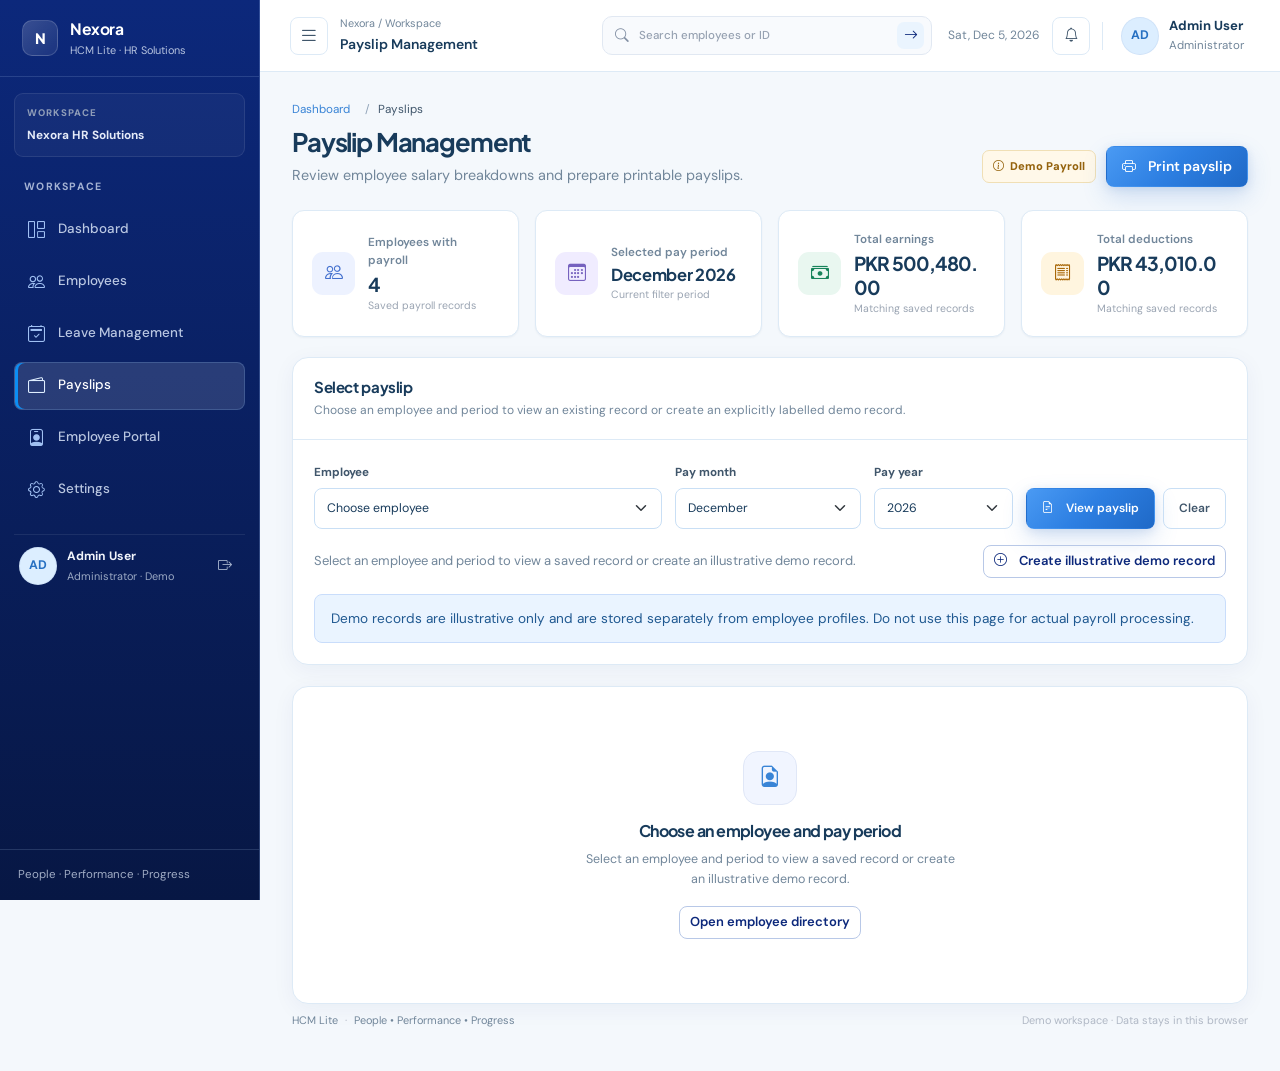
<file: payship.html>
<!doctype html>
<html lang="en">
    <head>
        <meta charset="utf-8">
        <meta name="viewport" content="width=device-width, initial-scale=1">
        <meta name="description" content="Nexora HCM Lite HR workspace">

        <title>Payslip Management | Nexora HCM Lite</title>

        <link rel="preconnect" href="https://fonts.googleapis.com">
        <link rel="preconnect" href="https://fonts.gstatic.com" crossorigin>

        <link
            href="https://fonts.googleapis.com/css2?family=DM+Sans:wght@400;500;600;700&family=Plus+Jakarta+Sans:wght@400;500;600;700;800&display=swap"
            rel="stylesheet"
        >

        <link
            href="https://cdn.jsdelivr.net/npm/bootstrap@5.3.3/dist/css/bootstrap.min.css"
            rel="stylesheet"
        >

        <link
            href="https://cdn.jsdelivr.net/npm/bootstrap-icons@1.11.3/font/bootstrap-icons.min.css"
            rel="stylesheet"
        >

        <link rel="stylesheet" href="CSS/style.css">
    </head>

    <body class="dashboard-page payslip-page">
        <div class="app-shell">
            <div class="sidebar-backdrop" aria-hidden="true"></div>

            <aside
                class="app-sidebar"
                id="main-navigation"
                aria-label="Main navigation"
            >
                <a href="admin.html" class="sidebar-brand">
                    <span class="sidebar-brand__mark">N</span>

                    <span class="sidebar-brand__text">
                        <span class="sidebar-brand__name">Nexora</span>
                        <span class="sidebar-brand__tagline">
                            HCM Lite · HR Solutions
                        </span>
                    </span>
                </a>

                <div class="sidebar-workspace">
                    <span class="sidebar-workspace__label">WORKSPACE</span>
                    <strong data-company-name>Nexora HR Solutions</strong>
                </div>

                <nav class="sidebar-section">
                    <div class="sidebar-section__label">Workspace</div>

                    <ul class="sidebar-nav">
                        <li>
                            <a href="admin.html" class="sidebar-nav__link">
                                <i class="bi bi-grid-1x2"></i>
                                <span class="sidebar-nav__text">Dashboard</span>
                            </a>
                        </li>

                        <li>
                            <a href="employees.html" class="sidebar-nav__link">
                                <i class="bi bi-people"></i>
                                <span class="sidebar-nav__text">Employees</span>
                            </a>
                        </li>

                        <li>
                            <a href="leaves.html" class="sidebar-nav__link">
                                <i class="bi bi-calendar2-check"></i>
                                <span class="sidebar-nav__text">Leave Management</span>
                            </a>
                        </li>

                        <li>
                            <a
                                href="payship.html"
                                class="sidebar-nav__link active"
                                aria-current="page"
                            >
                                <i class="bi bi-wallet2"></i>
                                <span class="sidebar-nav__text">Payslips</span>
                            </a>
                        </li>

                        <li>
                            <a href="employee.html" class="sidebar-nav__link">
                                <i class="bi bi-person-badge"></i>
                                <span class="sidebar-nav__text">Employee Portal</span>
                            </a>
                        </li>

                        <li>
                            <a href="setting.html" class="sidebar-nav__link">
                                <i class="bi bi-gear"></i>
                                <span class="sidebar-nav__text">Settings</span>
                            </a>
                        </li>
                    </ul>
                </nav>

                <div class="sidebar-bottom-profile">
                    <span class="avatar">AD</span>

                    <span>
                        <strong data-admin-name>Admin User</strong>
                        <small>Administrator · Demo</small>
                    </span>

                    <a
                        href="index.html"
                        aria-label="Sign out"
                        title="Sign out"
                    >
                        <i class="bi bi-box-arrow-right"></i>
                    </a>
                </div>

                <footer class="sidebar-footer">
                    <div class="sidebar-footer__caption">
                        People · Performance · Progress
                    </div>
                </footer>
            </aside>

            <main class="app-main">
                <header class="app-topbar">
                    <div class="topbar__left">
                        <button
                            class="btn-icon"
                            type="button"
                            data-sidebar-toggle
                            aria-label="Toggle navigation"
                            aria-controls="main-navigation"
                            aria-expanded="false"
                        >
                            <i class="bi bi-list fs-5"></i>
                        </button>

                        <div>
                            <div class="topbar-context">Nexora / Workspace</div>
                            <div class="fw-semibold" data-page-context>
                                Payslip Management
                            </div>
                        </div>
                    </div>

                    <form
                        class="topbar-global-search"
                        data-global-search
                        role="search"
                    >
                        <i class="bi bi-search" aria-hidden="true"></i>

                        <input
                            type="search"
                            name="q"
                            aria-label="Search employees"
                            placeholder="Search employees or ID"
                            maxlength="120"
                        >

                        <button type="submit" aria-label="Submit search">
                            <i class="bi bi-arrow-right" aria-hidden="true"></i>
                        </button>
                    </form>

                    <div class="topbar__right">
                        <div
                            class="dashboard-date d-none d-md-block"
                            data-current-date
                        ></div>

                        <button
                            class="btn-icon notification-button"
                            type="button"
                            aria-label="Notifications"
                            title="Demo notifications"
                        >
                            <i class="bi bi-bell"></i>
                        </button>

                        <div class="topbar__divider"></div>

                        <div class="profile-menu" data-profile-menu>
                            <span class="avatar">AD</span>

                            <span class="profile-menu__details">
                                <span class="profile-menu__name" data-admin-name>
                                    Admin User
                                </span>

                                <span class="profile-menu__role">
                                    Administrator
                                </span>
                            </span>
                        </div>
                    </div>
                </header>

                <div class="page-container">
                    <section class="module-page-header payslip-page-header">
                        <div>
                            <nav aria-label="breadcrumb">
                                <ol class="breadcrumb">
                                    <li class="breadcrumb-item">
                                        <a href="admin.html">Dashboard</a>
                                    </li>

                                    <li
                                        class="breadcrumb-item active"
                                        aria-current="page"
                                    >
                                        Payslips
                                    </li>
                                </ol>
                            </nav>

                            <h1 class="page-title">Payslip Management</h1>

                            <p class="page-subtitle">
                                Review employee salary breakdowns and prepare
                                printable payslips.
                            </p>
                        </div>

                        <div class="module-header-actions">
                            <span class="demo-payroll-label">
                                <i class="bi bi-info-circle"></i>
                                Demo Payroll
                            </span>

                            <button
                                class="btn btn-primary"
                                id="payslip-print"
                                type="button"
                            >
                                <i class="bi bi-printer me-1"></i>
                                Print payslip
                            </button>
                        </div>
                    </section>

                    <div
                        id="payslip-alert"
                        class="alert"
                        role="status"
                        hidden
                    ></div>

                    <!-- Payroll Summary -->
                    <section class="employee-summary-grid payroll-summary-grid">
                        <article class="employee-summary-card">
                            <span
                                class="employee-summary-card__icon employee-summary-card__icon--blue"
                            >
                                <i class="bi bi-people"></i>
                            </span>

                            <div>
                                <span>Employees with payroll</span>
                                <strong id="payroll-employee-count">0</strong>
                                <small>Saved payroll records</small>
                            </div>
                        </article>

                        <article class="employee-summary-card">
                            <span
                                class="employee-summary-card__icon employee-summary-card__icon--violet"
                            >
                                <i class="bi bi-calendar3"></i>
                            </span>

                            <div>
                                <span>Selected pay period</span>

                                <strong
                                    class="payroll-period-value"
                                    id="payroll-period-summary"
                                >
                                    —
                                </strong>

                                <small>Current filter period</small>
                            </div>
                        </article>

                        <article class="employee-summary-card">
                            <span
                                class="employee-summary-card__icon employee-summary-card__icon--green"
                            >
                                <i class="bi bi-cash-stack"></i>
                            </span>

                            <div>
                                <span>Total earnings</span>
                                <strong id="payroll-total-earnings">—</strong>
                                <small>Matching saved records</small>
                            </div>
                        </article>

                        <article class="employee-summary-card">
                            <span
                                class="employee-summary-card__icon employee-summary-card__icon--amber"
                            >
                                <i class="bi bi-receipt"></i>
                            </span>

                            <div>
                                <span>Total deductions</span>
                                <strong id="payroll-total-deductions">—</strong>
                                <small>Matching saved records</small>
                            </div>
                        </article>
                    </section>

                    <!-- Payslip Filters -->
                    <section class="app-card payslip-filter-card">
                        <div class="app-card__header">
                            <div>
                                <h2 class="section-title">Select payslip</h2>

                                <p class="section-subtitle">
                                    Choose an employee and period to view an
                                    existing record or create an explicitly
                                    labelled demo record.
                                </p>
                            </div>
                        </div>

                        <div class="app-card__body">
                            <div class="payslip-filters">
                                <div>
                                    <label
                                        class="form-label"
                                        for="payroll-employee"
                                    >
                                        Employee
                                    </label>

                                    <select
                                        class="form-select"
                                        id="payroll-employee"
                                    >
                                        <option value="">Choose employee</option>
                                    </select>
                                </div>

                                <div>
                                    <label
                                        class="form-label"
                                        for="payroll-month"
                                    >
                                        Pay month
                                    </label>

                                    <select
                                        class="form-select"
                                        id="payroll-month"
                                    ></select>
                                </div>

                                <div>
                                    <label
                                        class="form-label"
                                        for="payroll-year"
                                    >
                                        Pay year
                                    </label>

                                    <select
                                        class="form-select"
                                        id="payroll-year"
                                    ></select>
                                </div>

                                <div class="payslip-filter-actions">
                                    <button
                                        class="btn btn-primary"
                                        id="payroll-view"
                                        type="button"
                                    >
                                        <i
                                            class="bi bi-file-earmark-text me-1"
                                        ></i>
                                        View payslip
                                    </button>

                                    <button
                                        class="btn btn-outline-secondary"
                                        id="payroll-clear"
                                        type="button"
                                    >
                                        Clear
                                    </button>
                                </div>
                            </div>

                            <div class="payslip-data-actions">
                                <span
                                    class="small text-muted"
                                    id="payroll-record-hint"
                                >
                                    Payroll figures are not available until a
                                    record is saved.
                                </span>

                                <button
                                    class="btn btn-sm btn-outline-primary"
                                    id="payroll-create-demo"
                                    type="button"
                                >
                                    <i class="bi bi-plus-circle me-1"></i>
                                    Create illustrative demo record
                                </button>
                            </div>

                            <div class="alert alert-info mt-3 mb-0 small">
                                Demo records are illustrative only and are
                                stored separately from employee profiles.
                                Do not use this page for actual payroll
                                processing.
                            </div>
                        </div>
                    </section>

                    <!-- Payslip Document -->
                    <section
                        class="app-card payslip-document-card"
                        id="payslip-document-section"
                    >
                        <div
                            id="payslip-empty"
                            class="employee-empty-state"
                        >
                            <span class="employee-empty-state__icon">
                                <i class="bi bi-file-earmark-person"></i>
                            </span>

                            <h3 id="payslip-empty-title">
                                Choose an employee and pay period
                            </h3>

                            <p id="payslip-empty-text">
                                If no record exists for that exact period,
                                create an illustrative demo record or add
                                payroll data to local demo storage.
                            </p>

                            <a
                                href="employees.html"
                                class="btn btn-outline-primary btn-sm"
                            >
                                Open employee directory
                            </a>
                        </div>

                        <article
                            class="payslip-document"
                            id="payslip-document"
                            hidden
                        >
                            <header class="payslip-document__header">
                                <div>
                                    <div class="payslip-brand-mark">N</div>

                                    <h2 data-company-name>
                                        Nexora HR Solutions
                                    </h2>

                                    <p>People • Performance • Progress</p>
                                </div>

                                <div class="text-end">
                                    <span
                                        class="payslip-demo-stamp"
                                        id="payslip-demo-stamp"
                                    >
                                        DEMO
                                    </span>

                                    <h3>EMPLOYEE PAYSLIP</h3>

                                    <p id="payslip-period-label">Pay period</p>
                                </div>
                            </header>

                            <!-- Employee Details -->
                            <div class="payslip-employee-details">
                                <div>
                                    <span>Employee name</span>
                                    <strong id="slip-employee-name">—</strong>
                                </div>

                                <div>
                                    <span>Employee ID</span>
                                    <strong id="slip-employee-id">—</strong>
                                </div>

                                <div>
                                    <span>Job title</span>
                                    <strong id="slip-employee-title">—</strong>
                                </div>

                                <div>
                                    <span>Department</span>
                                    <strong id="slip-employee-department">—</strong>
                                </div>

                                <div>
                                    <span>Email</span>
                                    <strong id="slip-employee-email">—</strong>
                                </div>

                                <div>
                                    <span>Payment date</span>
                                    <strong id="slip-payment-date">—</strong>
                                </div>
                            </div>

                            <!-- Earnings and Deductions -->
                            <div class="payslip-breakdown-grid">
                                <section>
                                    <h4>
                                        <i class="bi bi-plus-circle me-2"></i>
                                        Earnings
                                    </h4>

                                    <div
                                        id="slip-earnings"
                                        class="payslip-line-items"
                                    ></div>

                                    <div class="payslip-subtotal">
                                        <span>Gross earnings</span>
                                        <strong id="slip-gross">—</strong>
                                    </div>
                                </section>

                                <section>
                                    <h4>
                                        <i class="bi bi-dash-circle me-2"></i>
                                        Deductions
                                    </h4>

                                    <div
                                        id="slip-deductions"
                                        class="payslip-line-items"
                                    ></div>

                                    <div class="payslip-subtotal">
                                        <span>Total deductions</span>
                                        <strong id="slip-deductions-total">—</strong>
                                    </div>
                                </section>
                            </div>

                            <div
                                id="payslip-warning"
                                class="alert alert-warning small"
                                hidden
                            ></div>

                            <!-- Net Salary -->
                            <footer class="payslip-net-total">
                                <span>
                                    <small>NET SALARY</small>
                                    <strong>
                                        Take-home pay for this period
                                    </strong>
                                </span>

                                <strong id="slip-net">—</strong>
                            </footer>

                            <p class="payslip-document-footnote">
                                Generated by HCM Lite demo workspace.
                                This document is illustrative and is not
                                an official payroll statement.
                            </p>
                        </article>
                    </section>

                    <footer class="dashboard-footer">
                        HCM Lite
                        <span>·</span>
                        People • Performance • Progress

                        <span class="ms-auto">
                            Demo workspace · Data stays in this browser
                        </span>
                    </footer>
                </div>
            </main>
        </div>

        <!-- Toast Notifications -->
        <div
            class="toast-container position-fixed bottom-0 end-0 p-3"
            style="z-index: 1090"
        >
            <div
                id="global-toast"
                class="toast employee-toast"
                role="status"
                aria-live="polite"
                aria-atomic="true"
            >
                <div class="toast-header">
                    <i class="bi bi-check-circle toast-status-icon"></i>

                    <strong class="me-auto" id="global-toast-title">
                        Updated
                    </strong>

                    <button
                        type="button"
                        class="btn-close"
                        data-bs-dismiss="toast"
                        aria-label="Close"
                    ></button>
                </div>

                <div
                    class="toast-body"
                    id="global-toast-message"
                ></div>
            </div>
        </div>

        <!-- Bootstrap JavaScript -->
        <script src="https://cdn.jsdelivr.net/npm/bootstrap@5.3.3/dist/js/bootstrap.bundle.min.js"></script>

        <!-- Project JavaScript -->
        <script src="js/script.js"></script>
    </body>
</html>
</file>
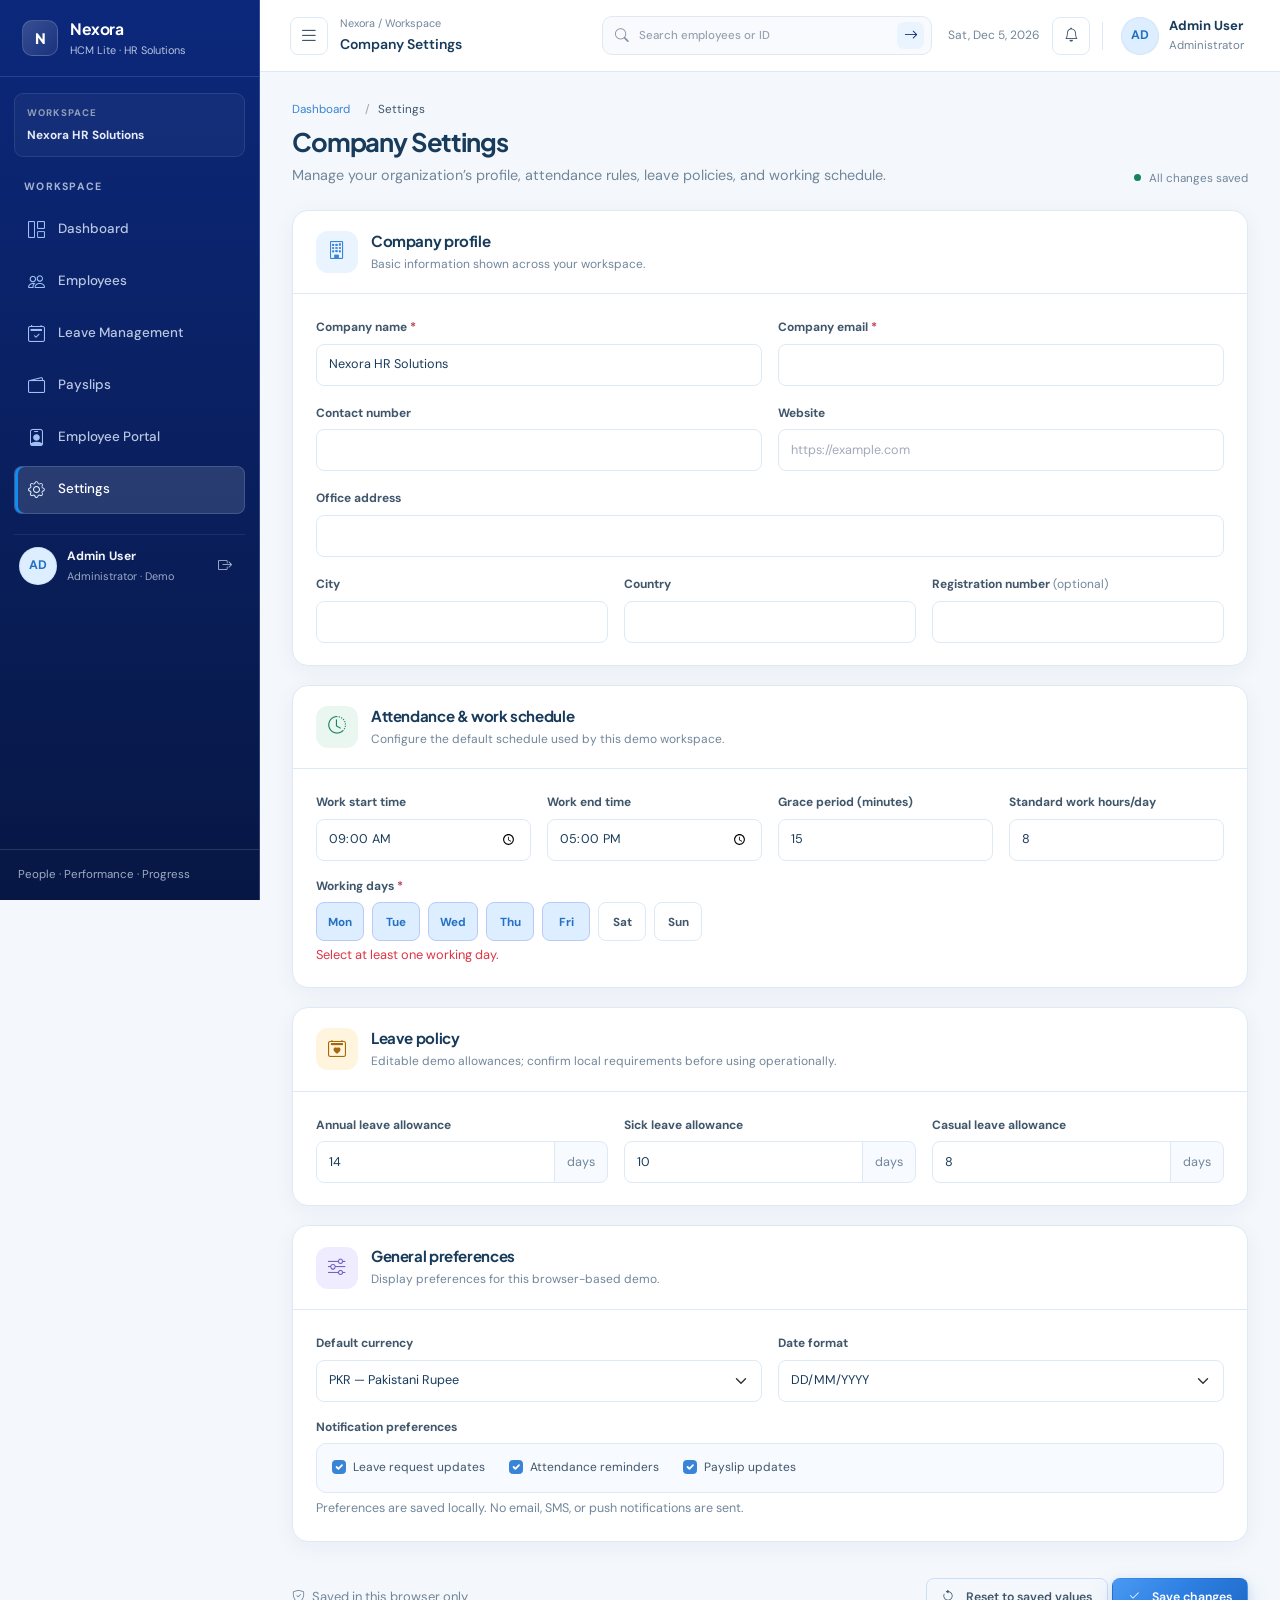
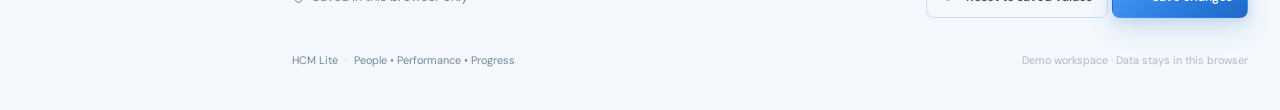
<file: setting.html>
<!doctype html>
<html lang="en">
    <head>
        <meta charset="utf-8">
        <meta name="viewport" content="width=device-width, initial-scale=1">
        <meta name="description" content="Nexora HCM Lite HR workspace">

        <title>Company Settings | Nexora HCM Lite</title>

        <link rel="preconnect" href="https://fonts.googleapis.com">
        <link rel="preconnect" href="https://fonts.gstatic.com" crossorigin>

        <link
            href="https://fonts.googleapis.com/css2?family=DM+Sans:wght@400;500;600;700&family=Plus+Jakarta+Sans:wght@400;500;600;700;800&display=swap"
            rel="stylesheet"
        >

        <link
            href="https://cdn.jsdelivr.net/npm/bootstrap@5.3.3/dist/css/bootstrap.min.css"
            rel="stylesheet"
        >

        <link
            href="https://cdn.jsdelivr.net/npm/bootstrap-icons@1.11.3/font/bootstrap-icons.min.css"
            rel="stylesheet"
        >

        <link rel="stylesheet" href="CSS/style.css">
    </head>

    <body class="dashboard-page settings-page">
        <div class="app-shell">
            <div class="sidebar-backdrop" aria-hidden="true"></div>

            <aside
                class="app-sidebar"
                id="main-navigation"
                aria-label="Main navigation"
            >
                <a href="admin.html" class="sidebar-brand">
                    <span class="sidebar-brand__mark">N</span>

                    <span class="sidebar-brand__text">
                        <span class="sidebar-brand__name">Nexora</span>
                        <span class="sidebar-brand__tagline">
                            HCM Lite · HR Solutions
                        </span>
                    </span>
                </a>

                <div class="sidebar-workspace">
                    <span class="sidebar-workspace__label">WORKSPACE</span>
                    <strong data-company-name>Nexora HR Solutions</strong>
                </div>

                <nav class="sidebar-section">
                    <div class="sidebar-section__label">Workspace</div>

                    <ul class="sidebar-nav">
                        <li>
                            <a href="admin.html" class="sidebar-nav__link">
                                <i class="bi bi-grid-1x2"></i>
                                <span class="sidebar-nav__text">Dashboard</span>
                            </a>
                        </li>

                        <li>
                            <a href="employees.html" class="sidebar-nav__link">
                                <i class="bi bi-people"></i>
                                <span class="sidebar-nav__text">Employees</span>
                            </a>
                        </li>

                        <li>
                            <a href="leaves.html" class="sidebar-nav__link">
                                <i class="bi bi-calendar2-check"></i>
                                <span class="sidebar-nav__text">Leave Management</span>
                            </a>
                        </li>

                        <li>
                            <a href="payship.html" class="sidebar-nav__link">
                                <i class="bi bi-wallet2"></i>
                                <span class="sidebar-nav__text">Payslips</span>
                            </a>
                        </li>

                        <li>
                            <a href="employee.html" class="sidebar-nav__link">
                                <i class="bi bi-person-badge"></i>
                                <span class="sidebar-nav__text">Employee Portal</span>
                            </a>
                        </li>

                        <li>
                            <a
                                href="setting.html"
                                class="sidebar-nav__link active"
                                aria-current="page"
                            >
                                <i class="bi bi-gear"></i>
                                <span class="sidebar-nav__text">Settings</span>
                            </a>
                        </li>
                    </ul>
                </nav>

                <div class="sidebar-bottom-profile">
                    <span class="avatar">AD</span>

                    <span>
                        <strong data-admin-name>Admin User</strong>
                        <small>Administrator · Demo</small>
                    </span>

                    <a
                        href="index.html"
                        aria-label="Sign out"
                        title="Sign out"
                    >
                        <i class="bi bi-box-arrow-right"></i>
                    </a>
                </div>

                <footer class="sidebar-footer">
                    <div class="sidebar-footer__caption">
                        People · Performance · Progress
                    </div>
                </footer>
            </aside>

            <main class="app-main">
                <header class="app-topbar">
                    <div class="topbar__left">
                        <button
                            class="btn-icon"
                            type="button"
                            data-sidebar-toggle
                            aria-label="Toggle navigation"
                            aria-controls="main-navigation"
                            aria-expanded="false"
                        >
                            <i class="bi bi-list fs-5"></i>
                        </button>

                        <div>
                            <div class="topbar-context">Nexora / Workspace</div>
                            <div class="fw-semibold" data-page-context>
                                Company Settings
                            </div>
                        </div>
                    </div>

                    <form
                        class="topbar-global-search"
                        data-global-search
                        role="search"
                    >
                        <i class="bi bi-search" aria-hidden="true"></i>

                        <input
                            type="search"
                            name="q"
                            aria-label="Search employees"
                            placeholder="Search employees or ID"
                            maxlength="120"
                        >

                        <button type="submit" aria-label="Submit search">
                            <i class="bi bi-arrow-right" aria-hidden="true"></i>
                        </button>
                    </form>

                    <div class="topbar__right">
                        <div
                            class="dashboard-date d-none d-md-block"
                            data-current-date
                        ></div>

                        <button
                            class="btn-icon notification-button"
                            type="button"
                            aria-label="Notifications"
                            title="Demo notifications"
                        >
                            <i class="bi bi-bell"></i>
                        </button>

                        <div class="topbar__divider"></div>

                        <div class="profile-menu" data-profile-menu>
                            <span class="avatar">AD</span>

                            <span class="profile-menu__details">
                                <span class="profile-menu__name" data-admin-name>
                                    Admin User
                                </span>

                                <span class="profile-menu__role">
                                    Administrator
                                </span>
                            </span>
                        </div>
                    </div>
                </header>

                <div class="page-container">
                    <section class="module-page-header">
                        <div>
                            <nav aria-label="breadcrumb">
                                <ol class="breadcrumb">
                                    <li class="breadcrumb-item">
                                        <a href="admin.html">Dashboard</a>
                                    </li>

                                    <li
                                        class="breadcrumb-item active"
                                        aria-current="page"
                                    >
                                        Settings
                                    </li>
                                </ol>
                            </nav>

                            <h1 class="page-title">Company Settings</h1>

                            <p class="page-subtitle">
                                Manage your organization’s profile, attendance
                                rules, leave policies, and working schedule.
                            </p>
                        </div>

                        <div class="settings-header-status">
                            <span class="save-status-dot"></span>

                            <span id="settings-save-status" role="status">
                                All changes saved
                            </span>
                        </div>
                    </section>

                    <div
                        id="settings-alert"
                        class="alert"
                        role="status"
                        hidden
                    ></div>

                    <form id="settings-form" novalidate>
                        <!-- Company Profile -->
                        <section class="app-card settings-section">
                            <div class="app-card__header">
                                <div class="settings-section-title">
                                    <span class="settings-section-icon">
                                        <i class="bi bi-building"></i>
                                    </span>

                                    <div>
                                        <h2 class="section-title">
                                            Company profile
                                        </h2>

                                        <p class="section-subtitle">
                                            Basic information shown across your
                                            workspace.
                                        </p>
                                    </div>
                                </div>
                            </div>

                            <div class="app-card__body">
                                <div class="row g-3">
                                    <div class="col-md-6">
                                        <label
                                            class="form-label"
                                            for="setting-company-name"
                                        >
                                            Company name
                                            <span class="text-danger">*</span>
                                        </label>

                                        <input
                                            class="form-control"
                                            id="setting-company-name"
                                            name="companyName"
                                            required
                                        >

                                        <div class="invalid-feedback">
                                            Enter your company name.
                                        </div>
                                    </div>

                                    <div class="col-md-6">
                                        <label
                                            class="form-label"
                                            for="setting-company-email"
                                        >
                                            Company email
                                            <span class="text-danger">*</span>
                                        </label>

                                        <input
                                            class="form-control"
                                            id="setting-company-email"
                                            name="companyEmail"
                                            type="email"
                                            required
                                        >

                                        <div class="invalid-feedback">
                                            Enter a valid company email.
                                        </div>
                                    </div>

                                    <div class="col-md-6">
                                        <label
                                            class="form-label"
                                            for="setting-phone"
                                        >
                                            Contact number
                                        </label>

                                        <input
                                            class="form-control"
                                            id="setting-phone"
                                            name="phone"
                                            type="tel"
                                            autocomplete="tel"
                                        >
                                    </div>

                                    <div class="col-md-6">
                                        <label
                                            class="form-label"
                                            for="setting-website"
                                        >
                                            Website
                                        </label>

                                        <input
                                            class="form-control"
                                            id="setting-website"
                                            name="website"
                                            type="url"
                                            placeholder="https://example.com"
                                        >

                                        <div class="invalid-feedback">
                                            Enter a valid website URL including
                                            https://.
                                        </div>
                                    </div>

                                    <div class="col-12">
                                        <label
                                            class="form-label"
                                            for="setting-address"
                                        >
                                            Office address
                                        </label>

                                        <input
                                            class="form-control"
                                            id="setting-address"
                                            name="address"
                                            autocomplete="street-address"
                                        >
                                    </div>

                                    <div class="col-md-4">
                                        <label
                                            class="form-label"
                                            for="setting-city"
                                        >
                                            City
                                        </label>

                                        <input
                                            class="form-control"
                                            id="setting-city"
                                            name="city"
                                            autocomplete="address-level2"
                                        >
                                    </div>

                                    <div class="col-md-4">
                                        <label
                                            class="form-label"
                                            for="setting-country"
                                        >
                                            Country
                                        </label>

                                        <input
                                            class="form-control"
                                            id="setting-country"
                                            name="country"
                                            autocomplete="country-name"
                                        >
                                    </div>

                                    <div class="col-md-4">
                                        <label
                                            class="form-label"
                                            for="setting-registration"
                                        >
                                            Registration number
                                            <span class="text-muted fw-normal">
                                                (optional)
                                            </span>
                                        </label>

                                        <input
                                            class="form-control"
                                            id="setting-registration"
                                            name="registrationNumber"
                                        >
                                    </div>
                                </div>
                            </div>
                        </section>

                        <!-- Attendance and Work Schedule -->
                        <section class="app-card settings-section">
                            <div class="app-card__header">
                                <div class="settings-section-title">
                                    <span
                                        class="settings-section-icon settings-section-icon--green"
                                    >
                                        <i class="bi bi-clock-history"></i>
                                    </span>

                                    <div>
                                        <h2 class="section-title">
                                            Attendance &amp; work schedule
                                        </h2>

                                        <p class="section-subtitle">
                                            Configure the default schedule used
                                            by this demo workspace.
                                        </p>
                                    </div>
                                </div>
                            </div>

                            <div class="app-card__body">
                                <div class="row g-3">
                                    <div class="col-sm-6 col-lg-3">
                                        <label
                                            class="form-label"
                                            for="setting-work-start"
                                        >
                                            Work start time
                                        </label>

                                        <input
                                            type="time"
                                            class="form-control"
                                            id="setting-work-start"
                                            required
                                        >
                                    </div>

                                    <div class="col-sm-6 col-lg-3">
                                        <label
                                            class="form-label"
                                            for="setting-work-end"
                                        >
                                            Work end time
                                        </label>

                                        <input
                                            type="time"
                                            class="form-control"
                                            id="setting-work-end"
                                            required
                                        >
                                    </div>

                                    <div class="col-sm-6 col-lg-3">
                                        <label
                                            class="form-label"
                                            for="setting-grace"
                                        >
                                            Grace period (minutes)
                                        </label>

                                        <input
                                            type="number"
                                            min="0"
                                            max="180"
                                            class="form-control"
                                            id="setting-grace"
                                            required
                                        >
                                    </div>

                                    <div class="col-sm-6 col-lg-3">
                                        <label
                                            class="form-label"
                                            for="setting-hours"
                                        >
                                            Standard work hours/day
                                        </label>

                                        <input
                                            type="number"
                                            min="0.5"
                                            max="24"
                                            step="0.5"
                                            class="form-control"
                                            id="setting-hours"
                                            required
                                        >
                                    </div>

                                    <div class="col-12">
                                        <span class="form-label d-block">
                                            Working days
                                            <span class="text-danger">*</span>
                                        </span>

                                        <div
                                            class="working-day-selector"
                                            id="setting-working-days"
                                        >
                                            <label>
                                                <input type="checkbox" value="1">
                                                <span>Mon</span>
                                            </label>

                                            <label>
                                                <input type="checkbox" value="2">
                                                <span>Tue</span>
                                            </label>

                                            <label>
                                                <input type="checkbox" value="3">
                                                <span>Wed</span>
                                            </label>

                                            <label>
                                                <input type="checkbox" value="4">
                                                <span>Thu</span>
                                            </label>

                                            <label>
                                                <input type="checkbox" value="5">
                                                <span>Fri</span>
                                            </label>

                                            <label>
                                                <input type="checkbox" value="6">
                                                <span>Sat</span>
                                            </label>

                                            <label>
                                                <input type="checkbox" value="0">
                                                <span>Sun</span>
                                            </label>
                                        </div>

                                        <div
                                            class="invalid-feedback d-block"
                                            id="setting-days-error"
                                            hidden
                                        >
                                            Select at least one working day.
                                        </div>
                                    </div>
                                </div>
                            </div>
                        </section>

                        <!-- Leave Policy -->
                        <section class="app-card settings-section">
                            <div class="app-card__header">
                                <div class="settings-section-title">
                                    <span
                                        class="settings-section-icon settings-section-icon--amber"
                                    >
                                        <i class="bi bi-calendar2-heart"></i>
                                    </span>

                                    <div>
                                        <h2 class="section-title">
                                            Leave policy
                                        </h2>

                                        <p class="section-subtitle">
                                            Editable demo allowances; confirm
                                            local requirements before using
                                            operationally.
                                        </p>
                                    </div>
                                </div>
                            </div>

                            <div class="app-card__body">
                                <div class="row g-3">
                                    <div class="col-md-4">
                                        <label
                                            class="form-label"
                                            for="setting-annual"
                                        >
                                            Annual leave allowance
                                        </label>

                                        <div class="input-group">
                                            <input
                                                type="number"
                                                min="0"
                                                max="365"
                                                class="form-control"
                                                id="setting-annual"
                                                required
                                            >

                                            <span class="input-group-text">
                                                days
                                            </span>
                                        </div>
                                    </div>

                                    <div class="col-md-4">
                                        <label
                                            class="form-label"
                                            for="setting-sick"
                                        >
                                            Sick leave allowance
                                        </label>

                                        <div class="input-group">
                                            <input
                                                type="number"
                                                min="0"
                                                max="365"
                                                class="form-control"
                                                id="setting-sick"
                                                required
                                            >

                                            <span class="input-group-text">
                                                days
                                            </span>
                                        </div>
                                    </div>

                                    <div class="col-md-4">
                                        <label
                                            class="form-label"
                                            for="setting-casual"
                                        >
                                            Casual leave allowance
                                        </label>

                                        <div class="input-group">
                                            <input
                                                type="number"
                                                min="0"
                                                max="365"
                                                class="form-control"
                                                id="setting-casual"
                                                required
                                            >

                                            <span class="input-group-text">
                                                days
                                            </span>
                                        </div>
                                    </div>
                                </div>
                            </div>
                        </section>

                        <!-- General Preferences -->
                        <section class="app-card settings-section">
                            <div class="app-card__header">
                                <div class="settings-section-title">
                                    <span
                                        class="settings-section-icon settings-section-icon--violet"
                                    >
                                        <i class="bi bi-sliders"></i>
                                    </span>

                                    <div>
                                        <h2 class="section-title">
                                            General preferences
                                        </h2>

                                        <p class="section-subtitle">
                                            Display preferences for this
                                            browser-based demo.
                                        </p>
                                    </div>
                                </div>
                            </div>

                            <div class="app-card__body">
                                <div class="row g-3">
                                    <div class="col-md-6">
                                        <label
                                            class="form-label"
                                            for="setting-currency"
                                        >
                                            Default currency
                                        </label>

                                        <select
                                            class="form-select"
                                            id="setting-currency"
                                        >
                                            <option value="PKR">
                                                PKR — Pakistani Rupee
                                            </option>

                                            <option value="USD">
                                                USD — US Dollar
                                            </option>

                                            <option value="GBP">
                                                GBP — British Pound
                                            </option>

                                            <option value="EUR">
                                                EUR — Euro
                                            </option>
                                        </select>
                                    </div>

                                    <div class="col-md-6">
                                        <label
                                            class="form-label"
                                            for="setting-date-format"
                                        >
                                            Date format
                                        </label>

                                        <select
                                            class="form-select"
                                            id="setting-date-format"
                                        >
                                            <option value="dmy">
                                                DD/MM/YYYY
                                            </option>

                                            <option value="mdy">
                                                MM/DD/YYYY
                                            </option>

                                            <option value="iso">
                                                YYYY-MM-DD
                                            </option>
                                        </select>
                                    </div>

                                    <div class="col-12">
                                        <span class="form-label d-block">
                                            Notification preferences
                                        </span>

                                        <div class="settings-preferences">
                                            <label class="form-check">
                                                <input
                                                    class="form-check-input"
                                                    type="checkbox"
                                                    id="setting-notify-leaves"
                                                >

                                                <span class="form-check-label">
                                                    Leave request updates
                                                </span>
                                            </label>

                                            <label class="form-check">
                                                <input
                                                    class="form-check-input"
                                                    type="checkbox"
                                                    id="setting-notify-attendance"
                                                >

                                                <span class="form-check-label">
                                                    Attendance reminders
                                                </span>
                                            </label>

                                            <label class="form-check">
                                                <input
                                                    class="form-check-input"
                                                    type="checkbox"
                                                    id="setting-notify-payslip"
                                                >

                                                <span class="form-check-label">
                                                    Payslip updates
                                                </span>
                                            </label>
                                        </div>

                                        <p class="form-text mb-0">
                                            Preferences are saved locally. No
                                            email, SMS, or push notifications
                                            are sent.
                                        </p>
                                    </div>
                                </div>
                            </div>
                        </section>

                        <!-- Save Settings -->
                        <div class="settings-savebar">
                            <span class="text-muted small">
                                <i class="bi bi-shield-check me-1"></i>
                                Saved in this browser only
                            </span>

                            <div>
                                <button
                                    class="btn btn-outline-secondary"
                                    id="settings-reset"
                                    type="button"
                                >
                                    <i
                                        class="bi bi-arrow-counterclockwise me-1"
                                    ></i>
                                    Reset to saved values
                                </button>

                                <button
                                    class="btn btn-primary"
                                    type="submit"
                                >
                                    <i class="bi bi-check2 me-1"></i>
                                    Save changes
                                </button>
                            </div>
                        </div>
                    </form>

                    <footer class="dashboard-footer">
                        HCM Lite
                        <span>·</span>
                        People • Performance • Progress

                        <span class="ms-auto">
                            Demo workspace · Data stays in this browser
                        </span>
                    </footer>
                </div>
            </main>
        </div>

        <!-- Toast Notifications -->
        <div
            class="toast-container position-fixed bottom-0 end-0 p-3"
            style="z-index: 1090"
        >
            <div
                id="global-toast"
                class="toast employee-toast"
                role="status"
                aria-live="polite"
                aria-atomic="true"
            >
                <div class="toast-header">
                    <i class="bi bi-check-circle toast-status-icon"></i>

                    <strong class="me-auto" id="global-toast-title">
                        Updated
                    </strong>

                    <button
                        type="button"
                        class="btn-close"
                        data-bs-dismiss="toast"
                        aria-label="Close"
                    ></button>
                </div>

                <div class="toast-body" id="global-toast-message"></div>
            </div>
        </div>

        <!-- JavaScript -->
        <script src="https://cdn.jsdelivr.net/npm/bootstrap@5.3.3/dist/js/bootstrap.bundle.min.js"></script>
        <script src="js/script.js"></script>
    </body>
</html>
</file>
<file: CSS/style.css>
:root {
  color-scheme: light;
  --font-body: "DM Sans", -apple-system, BlinkMacSystemFont, "Segoe UI", sans-serif;
  --font-heading: "Plus Jakarta Sans", "DM Sans", -apple-system, BlinkMacSystemFont, "Segoe UI", sans-serif;

  --bg: #F4F8FC;
  --surface: #FFFFFF;
  --surface-subtle: #F7FAFE;
  --surface-muted: #EEF5FF;
  --surface-hover: #F3F8FF;
  --blue-50: #EAF4FF;
  --blue-100: #DCEEFF;
  --blue-200: #B8D9F8;
  --blue-500: #3984D6;
  --blue-600: #2670C2;
  --blue-700: #183B5B;
  --blue-border: #C9DFF5;
  --text-primary: #183B5B;
  --text-secondary: #40566B;
  --text-muted: #71869A;
  --text-subtle: #90A3B8;
  --text-inverse: #FFFFFF;
  --success: #16845B;
  --success-bg: #EAF8F3;
  --success-border: #C9E8DB;
  --warning: #A86A0A;
  --warning-bg: #FFF4DB;
  --warning-border: #F1D8A3;
  --error: #C13C52;
  --danger: #C13C52;
  --danger-bg: #FDECEF;
  --danger-border: #F4C8D0;
  --info: #2F6EAF;
  --info-bg: #EAF4FF;
  --info-border: #C9DDFB;

  --brand-950: var(--blue-700);
  --brand-900: var(--blue-700);
  --brand-800: #1B4F8E;
  --brand-700: var(--blue-600);
  --brand-600: var(--blue-500);
  --brand-500: var(--blue-500);
  --brand-400: #5FA2E6;
  --brand-300: #9ECDF7;
  --brand-200: #D7EBFF;
  --brand-100: var(--blue-100);
  --brand-50: var(--blue-50);

  --primary: var(--blue-500);
  --primary-hover: var(--blue-600);
  --primary-active: #1F6ABA;
  --secondary: #6882A0;
  --accent-lavender: #EDF5FF;
  --accent-lavender-strong: #D9EAFE;

  --body-bg: var(--bg);
  --border: #DDEAF6;
  --border-strong: var(--blue-border);
  --sidebar-width: 260px;
  --sidebar-width-collapsed: 76px;
  --header-height: 72px;
  --page-max-width: 1600px;

  --radius-xs: 5px;
  --radius-sm: 8px;
  --radius-md: 12px;
  --radius-lg: 16px;
  --radius-xl: 20px;
  --radius-pill: 999px;

  --shadow-xs: 0 1px 2px rgb(23 55 89 / 5%);
  --shadow-sm: 0 4px 16px rgb(45 107 180 / 8%);
  --shadow-md: 0 10px 30px rgb(38 83 134 / 12%);
  --shadow-lg: 0 18px 44px rgb(35 77 130 / 16%);
  --shadow-focus: 0 0 0 3px rgb(57 132 214 / 18%);

  --space-1: 4px;
  --space-2: 8px;
  --space-3: 12px;
  --space-4: 16px;
  --space-5: 20px;
  --space-6: 24px;
  --space-8: 32px;
  --space-10: 40px;
  --space-12: 48px;

  --transition-fast: 140ms ease;
  --transition-base: 200ms ease;
  --transition-slow: 280ms ease;

  --z-base: 1;
  --z-sticky: 100;
  --z-sidebar: 1020;
  --z-header: 1030;
  --z-dropdown: 1040;
  --z-overlay: 1050;
  --z-modal: 1060;
  --z-toast: 1080;

  --bs-primary: var(--primary);
  --bs-primary-rgb: 57, 132, 214;
  --bs-body-color: var(--text-primary);
  --bs-body-bg: var(--body-bg);
  --bs-border-color: var(--border);
  --bs-border-radius: var(--radius-sm);
  --bs-border-radius-lg: var(--radius-md);
  --bs-font-sans-serif: var(--font-body);
}


*,
*::before,
*::after {
  box-sizing: border-box;
}

html {
  min-width: 320px;
  scroll-behavior: smooth;
  scroll-padding-top: calc(var(--header-height) + 16px);
  -webkit-text-size-adjust: 100%;
}

body {
  min-width: 320px;
  margin: 0;
  background: var(--body-bg);
  color: var(--text-primary);
  font-family: var(--font-body);
  font-size: 14px;
  font-weight: 400;
  line-height: 1.55;
  -webkit-font-smoothing: antialiased;
  text-rendering: optimizeLegibility;
}

h1, h2, h3, h4, h5, h6,
.h1, .h2, .h3, .h4, .h5, .h6 {
  margin-top: 0;
  color: var(--text-primary);
  font-family: var(--font-heading);
  font-weight: 700;
  letter-spacing: -0.035em;
  line-height: 1.25;
}

h1, .h1 { font-size: clamp(1.5rem, 2vw, 1.9rem); }
h2, .h2 { font-size: clamp(1.25rem, 1.6vw, 1.5rem); }
h3, .h3 { font-size: 1.125rem; }
h4, .h4 { font-size: 1rem; }
h5, .h5 { font-size: .9375rem; }
h6, .h6 { font-size: .875rem; }

p { margin-top: 0; margin-bottom: 1rem; }
small, .small { font-size: .8125rem; }
a {
  color: var(--primary);
  text-decoration: none;
  transition: color var(--transition-fast);
}
a:hover { color: var(--primary-hover); }
img, svg, video, canvas { max-width: 100%; }
button, input, select, textarea { font: inherit; }
button { -webkit-tap-highlight-color: transparent; }
::selection { color: var(--brand-950); background: var(--brand-200); }

:focus-visible {
  outline: 3px solid rgb(66 111 206 / 55%);
  outline-offset: 2px;
}


.app-shell { min-height: 100vh; }
.app-main {
  min-width: 0;
  min-height: 100vh;
  margin-left: var(--sidebar-width);
  transition: margin-left var(--transition-base);
}
.page-container {
  width: 100%;
  max-width: var(--page-max-width);
  margin-inline: auto;
  padding: 28px 32px 40px;
}
.page-content { min-width: 0; }
.page-header {
  display: flex;
  align-items: flex-start;
  justify-content: space-between;
  gap: 20px;
  margin-bottom: 26px;
}
.page-header__main { min-width: 0; }
.page-title {
  margin-bottom: 6px;
  font-size: clamp(1.45rem, 2vw, 1.8rem);
  letter-spacing: -.045em;
}
.page-subtitle {
  margin: 0;
  color: var(--text-muted);
  font-size: .9rem;
}
.page-header__actions {
  display: flex;
  flex-wrap: wrap;
  align-items: center;
  justify-content: flex-end;
  gap: 10px;
}
.breadcrumb {
  display: flex;
  flex-wrap: wrap;
  gap: 7px;
  margin-bottom: 10px;
  color: var(--text-muted);
  font-size: .78rem;
}
.breadcrumb-item + .breadcrumb-item::before { color: var(--text-subtle); }
.breadcrumb-item a { color: var(--text-muted); }
.breadcrumb-item a:hover { color: var(--primary); }
.breadcrumb-item.active { color: var(--text-secondary); }
.section-heading {
  display: flex;
  align-items: center;
  justify-content: space-between;
  gap: 16px;
  margin-bottom: 16px;
}
.section-heading__title {
  margin: 0;
  font-size: 1rem;
  letter-spacing: -.025em;
}
.section-heading__description {
  margin: 4px 0 0;
  color: var(--text-muted);
  font-size: .82rem;
}
.content-section { margin-top: 28px; }
.stack-sm > * + * { margin-top: 8px; }
.stack-md > * + * { margin-top: 16px; }
.stack-lg > * + * { margin-top: 24px; }


.btn {
  --bs-btn-font-family: var(--font-body);
  --bs-btn-font-size: .875rem;
  --bs-btn-font-weight: 600;
  --bs-btn-padding-x: 15px;
  --bs-btn-padding-y: 9px;
  --bs-btn-border-radius: var(--radius-sm);
  --bs-btn-line-height: 1.45;
  display: inline-flex;
  align-items: center;
  justify-content: center;
  gap: 8px;
  min-height: 38px;
  white-space: nowrap;
  transition: color var(--transition-fast), background-color var(--transition-fast),
    border-color var(--transition-fast), box-shadow var(--transition-fast),
    transform var(--transition-fast);
}
.btn:active { transform: translateY(1px); }
.btn:focus-visible { box-shadow: var(--shadow-focus); }
.btn-primary {
  --bs-btn-color: #fff;
  --bs-btn-bg: linear-gradient(135deg, #4a9af3 0%, #2d7fe2 48%, #1f69c7 100%);
  --bs-btn-border-color: #2d7fe2;
  --bs-btn-hover-color: #fff;
  --bs-btn-hover-bg: linear-gradient(135deg, #5ea7ff 0%, #3a8be8 48%, #245fb9 100%);
  --bs-btn-hover-border-color: #2d7fe2;
  --bs-btn-active-bg: linear-gradient(135deg, #2c7de0 0%, #1e64b6 100%);
  --bs-btn-active-border-color: #1e64b6;
  background: linear-gradient(135deg, #4a9af3 0%, #2d7fe2 48%, #1f69c7 100%);
  border: 1px solid transparent;
  box-shadow: 0 10px 24px rgb(53 120 210 / 20%), 0 2px 8px rgb(49 89 167 / 12%);
}
.btn-primary:hover,
.btn-primary:focus-visible {
  transform: translateY(-1px) scale(1.01);
  box-shadow: 0 14px 28px rgb(53 120 210 / 22%), 0 5px 10px rgb(49 89 167 / 14%);
}
.btn-secondary {
  --bs-btn-color: var(--text-primary);
  --bs-btn-bg: #eef1f7;
  --bs-btn-border-color: #eef1f7;
  --bs-btn-hover-color: var(--text-primary);
  --bs-btn-hover-bg: #e4e9f2;
  --bs-btn-hover-border-color: #e4e9f2;
}
.btn-outline-primary {
  --bs-btn-color: var(--primary);
  --bs-btn-border-color: #cbd7ef;
  --bs-btn-hover-color: var(--primary-hover);
  --bs-btn-hover-bg: var(--brand-50);
  --bs-btn-hover-border-color: #9eb5e4;
}
.btn-outline-secondary {
  --bs-btn-color: var(--text-secondary);
  --bs-btn-border-color: var(--border-strong);
  --bs-btn-hover-color: var(--text-primary);
  --bs-btn-hover-bg: var(--surface-hover);
  --bs-btn-hover-border-color: #bfcada;
}
.btn-danger {
  --bs-btn-bg: var(--danger);
  --bs-btn-border-color: var(--danger);
  --bs-btn-hover-bg: var(--danger-hover);
  --bs-btn-hover-border-color: var(--danger-hover);
}
.btn-ghost {
  color: var(--text-secondary);
  background: transparent;
  border: 1px solid transparent;
}
.btn-ghost:hover { color: var(--primary); background: var(--brand-50); }
.btn-sm { min-height: 32px; padding: 6px 10px; font-size: .8125rem; }
.btn-lg { min-height: 44px; padding: 11px 18px; }
.btn-icon {
  display: inline-grid;
  width: 38px;
  height: 38px;
  flex: 0 0 auto;
  place-items: center;
  padding: 0;
  color: var(--text-secondary);
  background: var(--surface);
  border: 1px solid var(--border);
  border-radius: var(--radius-sm);
  transition: color var(--transition-fast), background-color var(--transition-fast),
    border-color var(--transition-fast), box-shadow var(--transition-fast);
}
.btn-icon:hover { color: var(--primary); background: var(--brand-50); border-color: var(--brand-200); }
.btn-icon:focus-visible { box-shadow: var(--shadow-focus); }
.btn-icon.btn-icon-sm { width: 32px; height: 32px; }


.form-label {
  margin-bottom: 7px;
  color: var(--text-secondary);
  font-size: .8125rem;
  font-weight: 600;
}
.form-control, .form-select {
  min-height: 42px;
  padding: 9px 12px;
  color: var(--text-primary);
  background-color: var(--surface);
  border: 1px solid var(--border-strong);
  border-radius: var(--radius-sm);
  font-size: .875rem;
  box-shadow: none;
  transition: border-color var(--transition-fast), box-shadow var(--transition-fast),
    background-color var(--transition-fast);
}
.form-control::placeholder { color: #a0aaba; opacity: 1; }
.form-control:hover, .form-select:hover { border-color: #b8c4d6; }
.form-control:focus, .form-select:focus {
  color: var(--text-primary);
  background-color: #fff;
  border-color: var(--brand-400);
  box-shadow: var(--shadow-focus);
}
.form-control:disabled, .form-select:disabled {
  color: var(--text-muted);
  background: var(--surface-muted);
  cursor: not-allowed;
}
textarea.form-control { min-height: 104px; resize: vertical; }
.form-text { margin-top: 6px; color: var(--text-muted); font-size: .78rem; }
.form-check-input {
  border-color: #bdc8d8;
  box-shadow: none;
  cursor: pointer;
}
.form-check-input:checked { background-color: var(--primary); border-color: var(--primary); }
.form-check-input:focus { border-color: var(--brand-400); box-shadow: var(--shadow-focus); }
.input-group-text {
  color: var(--text-muted);
  background: var(--surface-subtle);
  border-color: var(--border-strong);
}
.search-field {
  position: relative;
  display: flex;
  align-items: center;
  min-width: 0;
}
.search-field > .bi, .search-field > [data-search-icon] {
  position: absolute;
  left: 13px;
  z-index: 1;
  color: var(--text-muted);
  pointer-events: none;
}
.search-field .form-control { padding-left: 38px; }
.search-field--compact { max-width: 280px; }
.filter-row {
  display: flex;
  flex-wrap: wrap;
  align-items: center;
  gap: 10px;
}
.filter-row > * { min-width: 0; }
.invalid-feedback, .form-error { font-size: .8rem; }


.surface, .app-card, .content-card {
  min-width: 0;
  background: linear-gradient(180deg, rgba(255, 255, 255, 0.98) 0%, rgba(246, 250, 255, 0.96) 100%);
  border: 1px solid var(--border);
  border-radius: var(--radius-md);
  box-shadow: var(--shadow-xs);
  transition: transform var(--transition-base), box-shadow var(--transition-base), border-color var(--transition-base);
}
.app-card:hover,
.content-card:hover,
.surface:hover {
  transform: translateY(-2px);
  border-color: #d5e6ff;
  box-shadow: var(--shadow-sm);
}
.app-card__header, .content-card__header {
  display: flex;
  align-items: center;
  justify-content: space-between;
  gap: 14px;
  padding: 18px 20px;
  border-bottom: 1px solid var(--border);
}
.app-card__body, .content-card__body { padding: 20px; }
.app-card__footer, .content-card__footer {
  padding: 14px 20px;
  background: var(--surface-subtle);
  border-top: 1px solid var(--border);
  border-radius: 0 0 var(--radius-md) var(--radius-md);
}
.app-card__title {
  margin: 0;
  font-size: .98rem;
  font-weight: 700;
  letter-spacing: -.025em;
}
.app-card__subtitle { margin: 4px 0 0; color: var(--text-muted); font-size: .8rem; }
.card { --bs-card-border-color: var(--border); --bs-card-border-radius: var(--radius-md); box-shadow: var(--shadow-xs); }
.card-header { padding: 16px 20px; background: #fff; border-bottom-color: var(--border); }
.card-body { padding: 20px; }
.kpi-grid {
  display: grid;
  grid-template-columns: repeat(4, minmax(0, 1fr));
  gap: 16px;
}
.kpi-card {
  position: relative;
  min-width: 0;
  padding: 20px;
  overflow: hidden;
  background: var(--surface);
  border: 1px solid var(--border);
  border-radius: var(--radius-md);
  box-shadow: var(--shadow-xs);
  transition: border-color var(--transition-base), box-shadow var(--transition-base),
    transform var(--transition-base);
}
.kpi-card:hover { border-color: #d1dcef; box-shadow: var(--shadow-sm); transform: translateY(-2px); }
.kpi-card__top { display: flex; align-items: center; justify-content: space-between; gap: 12px; }
.kpi-card__label { color: var(--text-secondary); font-size: .82rem; font-weight: 500; }
.kpi-card__icon {
  display: grid;
  width: 38px;
  height: 38px;
  flex: 0 0 auto;
  place-items: center;
  color: var(--primary);
  background: var(--brand-100);
  border-radius: 10px;
  font-size: 1.05rem;
}
.kpi-card__value {
  display: block;
  margin-top: 16px;
  color: var(--text-primary);
  font-family: var(--font-heading);
  font-size: clamp(1.5rem, 2vw, 1.9rem);
  font-weight: 700;
  letter-spacing: -.055em;
  line-height: 1.15;
  overflow-wrap: anywhere;
}
.kpi-card__meta { display: flex; flex-wrap: wrap; align-items: center; gap: 6px; margin-top: 10px; color: var(--text-muted); font-size: .76rem; }
.kpi-card__trend { font-weight: 700; }
.kpi-card__trend--up { color: var(--success); }
.kpi-card__trend--down { color: var(--danger); }


.table-wrap, .table-responsive {
  min-width: 0;
  overflow-x: auto;
  -webkit-overflow-scrolling: touch;
}
.table-wrap {
  background: var(--surface);
  border: 1px solid var(--border);
  border-radius: var(--radius-md);
  box-shadow: var(--shadow-xs);
}
.table {
  --bs-table-color: var(--text-primary);
  --bs-table-bg: transparent;
  --bs-table-border-color: var(--border);
  margin-bottom: 0;
  font-size: .85rem;
  vertical-align: middle;
}
.table > :not(caption) > * > * { padding: 13px 16px; }
.table thead th {
  color: var(--text-secondary);
  background: #f8f9fc;
  border-bottom-width: 1px;
  font-size: .75rem;
  font-weight: 700;
  letter-spacing: .015em;
  white-space: nowrap;
}
.table tbody td { border-color: #edf0f5; }
.table tbody tr { transition: background-color var(--transition-fast); }
.table tbody tr:hover > * { --bs-table-bg: #f8faff; }
.table .text-nowrap { white-space: nowrap; }
.table__primary-text { color: var(--text-primary); font-weight: 600; }
.table__secondary-text { display: block; margin-top: 3px; color: var(--text-muted); font-size: .77rem; }
.table-actions { display: inline-flex; align-items: center; justify-content: flex-end; gap: 6px; }
.table-empty { padding: 40px 20px !important; text-align: center; }


.status-badge, .badge-soft {
  display: inline-flex;
  align-items: center;
  justify-content: center;
  gap: 5px;
  max-width: 100%;
  padding: 5px 9px;
  border: 1px solid transparent;
  border-radius: var(--radius-pill);
  font-size: .72rem;
  font-weight: 700;
  line-height: 1.2;
  white-space: nowrap;
}
.status-badge--success, .badge-soft-success { color: var(--success); background: var(--success-bg); border-color: var(--success-border); }
.status-badge--warning, .badge-soft-warning { color: var(--warning); background: var(--warning-bg); border-color: var(--warning-border); }
.status-badge--danger, .badge-soft-danger { color: var(--danger); background: var(--danger-bg); border-color: var(--danger-border); }
.status-badge--info, .badge-soft-info { color: var(--info); background: var(--info-bg); border-color: var(--info-border); }
.status-badge--neutral, .badge-soft-secondary { color: #596579; background: #f0f2f6; border-color: #e0e5ed; }
.status-badge--primary, .badge-soft-primary { color: var(--primary); background: var(--brand-100); border-color: var(--brand-200); }
.alert {
  padding: 13px 16px;
  border-radius: var(--radius-sm);
  border-width: 1px;
  font-size: .85rem;
}
.alert-success { color: #176b4c; background: var(--success-bg); border-color: var(--success-border); }
.alert-warning { color: #815108; background: var(--warning-bg); border-color: var(--warning-border); }
.alert-danger { color: #9e2e3b; background: var(--danger-bg); border-color: var(--danger-border); }
.alert-info { color: #205991; background: var(--info-bg); border-color: var(--info-border); }


.avatar {
  display: inline-grid;
  width: 38px;
  height: 38px;
  flex: 0 0 auto;
  place-items: center;
  overflow: hidden;
  color: var(--brand-700);
  background: var(--brand-100);
  border: 1px solid rgb(49 89 167 / 8%);
  border-radius: 50%;
  font-size: .78rem;
  font-weight: 700;
  text-transform: uppercase;
}
.avatar img { width: 100%; height: 100%; object-fit: cover; }
.avatar--sm { width: 30px; height: 30px; font-size: .68rem; }
.avatar--lg { width: 48px; height: 48px; font-size: .9rem; }
.avatar--xl { width: 64px; height: 64px; font-size: 1.1rem; }
.avatar-group { display: inline-flex; align-items: center; padding-left: 7px; }
.avatar-group .avatar { margin-left: -7px; border: 2px solid #fff; }
.person-cell { display: flex; min-width: 0; align-items: center; gap: 11px; }
.person-cell__details { min-width: 0; }
.person-cell__name { display: block; overflow: hidden; color: var(--text-primary); font-weight: 600; text-overflow: ellipsis; white-space: nowrap; }
.person-cell__meta { display: block; margin-top: 2px; overflow: hidden; color: var(--text-muted); font-size: .76rem; text-overflow: ellipsis; white-space: nowrap; }


.app-sidebar {
  position: fixed;
  inset: 0 auto 0 0;
  z-index: var(--z-sidebar);
  display: flex;
  width: var(--sidebar-width);
  flex-direction: column;
  overflow-x: hidden;
  overflow-y: auto;
  color: #edf4ff;
  background: linear-gradient(180deg, #0d2d69 0%, #0a1d46 100%);
  border-right: 1px solid rgba(148, 181, 232, 0.28);
  scrollbar-color: rgba(154, 186, 233, 0.78) transparent;
  scrollbar-width: thin;
  transition: width var(--transition-base), transform var(--transition-base);
}
.sidebar-brand {
  display: flex;
  min-height: var(--header-height);
  align-items: center;
  gap: 12px;
  padding: 17px 22px;
  color: #fff;
  border-bottom: 1px solid rgba(167, 194, 232, 0.18);
}
.sidebar-brand:hover { color: #fff; }
.sidebar-brand__mark {
  display: grid;
  width: 36px;
  height: 36px;
  flex: 0 0 auto;
  place-items: center;
  color: var(--text-inverse);
  background: linear-gradient(135deg, rgba(255,255,255,0.18), rgba(255,255,255,0.06));
  border: 1px solid rgba(255,255,255,0.16);
  border-radius: 10px;
  font-family: var(--font-heading);
  font-size: .9rem;
  font-weight: 800;
}
.sidebar-brand__name { display: block; font-family: var(--font-heading); font-size: .98rem; font-weight: 700; letter-spacing: -.03em; color: #fff; }
.sidebar-brand__tagline { display: block; margin-top: 1px; color: rgba(231, 239, 252, 0.78); font-size: .68rem; }
.sidebar-section { padding: 22px 14px 8px; }
.sidebar-section__label {
  padding: 0 10px;
  color: rgba(223, 233, 250, 0.72);
  font-size: .66rem;
  font-weight: 700;
  letter-spacing: .12em;
  text-transform: uppercase;
}
.sidebar-nav { display: grid; gap: 4px; margin: 10px 0 0; padding: 0; list-style: none; }
.sidebar-nav__link {
  position: relative;
  display: flex;
  min-height: 42px;
  align-items: center;
  gap: 12px;
  padding: 10px 12px;
  color: rgba(214, 226, 246, 0.86);
  border: 1px solid transparent;
  border-radius: var(--radius-sm);
  font-size: .84rem;
  font-weight: 500;
  transition: color var(--transition-fast), background-color var(--transition-fast), border-color var(--transition-fast);
}
.sidebar-nav__link > .bi, .sidebar-nav__link > [data-icon] { width: 19px; flex: 0 0 19px; color: rgba(174, 206, 255, 0.92); font-size: 1.05rem; text-align: center; }
.sidebar-nav__link:hover { color: #fff; background: rgba(255,255,255,0.08); }
.sidebar-nav__link:hover > .bi, .sidebar-nav__link:hover > [data-icon] { color: #fff; }
.sidebar-nav__link.active, .sidebar-nav__link[aria-current="page"] {
  color: #fff;
  background: rgba(255,255,255,0.08);
  border-color: rgba(160, 202, 255, 0.2);
  box-shadow: inset 3px 0 0 #73b4ff;
}
.sidebar-nav__link.active > .bi, .sidebar-nav__link[aria-current="page"] > .bi { color: #dfeeff; }
.sidebar-nav__count { margin-left: auto; padding: 2px 7px; color: #e8f2ff; background: rgba(114, 161, 224, 0.22); border-radius: var(--radius-pill); font-size: .7rem; }
.sidebar-footer { margin-top: auto; padding: 16px 18px; border-top: 1px solid rgba(167, 194, 232, 0.18); }
.sidebar-footer__caption { color: rgba(223, 233, 250, 0.7); font-size: .72rem; line-height: 1.6; }
.app-topbar {
  position: sticky;
  top: 0;
  z-index: var(--z-header);
  display: flex;
  min-height: var(--header-height);
  align-items: center;
  justify-content: space-between;
  gap: 16px;
  padding: 12px 30px;
  background: rgb(255 255 255 / 94%);
  border-bottom: 1px solid var(--border);
  backdrop-filter: blur(12px);
}
.topbar__left, .topbar__right { display: flex; min-width: 0; align-items: center; gap: 12px; }
.topbar__right { justify-content: flex-end; }
.topbar__search { width: min(300px, 32vw); }
.topbar__divider { width: 1px; height: 28px; background: var(--border); }
.notification-button { position: relative; }
.notification-dot {
  position: absolute;
  top: 6px;
  right: 6px;
  width: 8px;
  height: 8px;
  background: #e05a68;
  border: 2px solid #fff;
  border-radius: 50%;
}
.profile-menu { display: flex; align-items: center; gap: 10px; padding: 4px 6px; color: var(--text-primary); background: transparent; border: 0; border-radius: var(--radius-sm); text-align: left; }
.profile-menu:hover { background: var(--surface-hover); }
.profile-menu__name { display: block; font-size: .82rem; font-weight: 700; }
.profile-menu__role { display: block; margin-top: 1px; color: var(--text-muted); font-size: .72rem; }
.sidebar-backdrop { display: none; }


@media (min-width: 1200px) {
  .sidebar-collapsed .app-sidebar { width: var(--sidebar-width-collapsed); }
  .sidebar-collapsed .app-main { margin-left: var(--sidebar-width-collapsed); }
  .sidebar-collapsed .sidebar-brand { justify-content: center; padding-inline: 10px; }
  .sidebar-collapsed .sidebar-brand__text,
  .sidebar-collapsed .sidebar-section__label,
  .sidebar-collapsed .sidebar-nav__text,
  .sidebar-collapsed .sidebar-nav__count,
  .sidebar-collapsed .sidebar-footer__caption { display: none; }
  .sidebar-collapsed .sidebar-section { padding-inline: 12px; }
  .sidebar-collapsed .sidebar-nav__link { justify-content: center; padding-inline: 8px; }
  .sidebar-collapsed .sidebar-nav__link > .bi,
  .sidebar-collapsed .sidebar-nav__link > [data-icon] { width: auto; flex-basis: auto; }
}


.dropdown-menu {
  min-width: 190px;
  padding: 7px;
  background: #fff;
  border: 1px solid var(--border);
  border-radius: var(--radius-md);
  box-shadow: var(--shadow-lg);
  font-size: .84rem;
}
.dropdown-item {
  display: flex;
  align-items: center;
  gap: 9px;
  padding: 9px 10px;
  color: var(--text-secondary);
  border-radius: 6px;
  transition: color var(--transition-fast), background-color var(--transition-fast);
}
.dropdown-item:hover, .dropdown-item:focus { color: var(--primary); background: var(--brand-50); }
.dropdown-divider { margin: 6px 0; border-color: var(--border); }
.modal-content {
  overflow: hidden;
  background: var(--surface);
  border: 1px solid rgb(227 232 240 / 85%);
  border-radius: var(--radius-lg);
  box-shadow: var(--shadow-lg);
}
.modal-dialog {
  max-width: min(92vw, 1040px);
}
.modal-header, .modal-footer { padding: 18px 22px; border-color: var(--border); }
.modal-header { background: #fff; }
.modal-title { font-size: 1.05rem; }
.modal-body { padding: 22px; }
.employee-modal .modal-content {
  max-height: 90vh;
}
.employee-modal .modal-body {
  max-height: min(72vh, 760px);
  overflow-y: auto;
  -webkit-overflow-scrolling: touch;
}
.modal-backdrop.show { opacity: .42; }
.tooltip .tooltip-inner { padding: 7px 10px; border-radius: 6px; font-family: var(--font-body); font-size: .75rem; box-shadow: var(--shadow-sm); }


.empty-state {
  display: flex;
  min-height: 220px;
  flex-direction: column;
  align-items: center;
  justify-content: center;
  padding: 32px 20px;
  color: var(--text-muted);
  text-align: center;
}
.empty-state__icon {
  display: grid;
  width: 52px;
  height: 52px;
  margin-bottom: 15px;
  place-items: center;
  color: var(--primary);
  background: var(--brand-100);
  border-radius: 14px;
  font-size: 1.35rem;
}
.empty-state__title { margin-bottom: 6px; color: var(--text-primary); font-size: .98rem; font-weight: 700; }
.empty-state__description { max-width: 360px; margin-bottom: 16px; font-size: .83rem; }
.skeleton {
  position: relative;
  overflow: hidden;
  background: #e9edf4;
  border-radius: var(--radius-xs);
}
.skeleton::after {
  position: absolute;
  inset: 0;
  background: linear-gradient(90deg, transparent, rgb(255 255 255 / 58%), transparent);
  content: "";
  transform: translateX(-100%);
  animation: skeleton-shimmer 1.6s ease-in-out infinite;
}
.skeleton--text { width: 100%; height: 12px; margin-block: 8px; }
.skeleton--title { width: 48%; height: 20px; margin-bottom: 16px; }
.skeleton--avatar { width: 40px; height: 40px; border-radius: 50%; }
@keyframes skeleton-shimmer { to { transform: translateX(100%); } }
.pagination { gap: 4px; }
.page-link {
  display: grid;
  min-width: 34px;
  min-height: 34px;
  place-items: center;
  padding: 5px 10px;
  color: var(--text-secondary);
  background: #fff;
  border: 1px solid transparent;
  border-radius: 7px !important;
  font-size: .82rem;
  transition: color var(--transition-fast), background-color var(--transition-fast), border-color var(--transition-fast);
}
.page-link:hover { color: var(--primary); background: var(--brand-50); border-color: var(--brand-200); }
.page-item.active .page-link { color: #fff; background: var(--primary); border-color: var(--primary); }
.page-item.disabled .page-link { color: var(--text-subtle); background: #fff; }


.progress {
  height: 8px;
  overflow: hidden;
  background: #e9edf5;
  border-radius: var(--radius-pill);
}
.progress-bar { background: var(--primary); border-radius: inherit; }
.progress-bar.bg-success { background-color: var(--success) !important; }
.progress-bar.bg-warning { background-color: #d99a27 !important; }
.progress-bar.bg-danger { background-color: var(--danger) !important; }
.chart-container { position: relative; width: 100%; min-width: 0; min-height: 240px; }
.chart-container--sm { min-height: 180px; }
.chart-container--lg { min-height: 320px; }
.legend-dot { display: inline-block; width: 8px; height: 8px; margin-right: 6px; border-radius: 50%; }
.divider { height: 1px; background: var(--border); }
.text-muted, .text-body-secondary { color: var(--text-muted) !important; }
.text-primary { color: var(--primary) !important; }
.text-success { color: var(--success) !important; }
.text-warning { color: var(--warning) !important; }
.text-danger { color: var(--danger) !important; }
.bg-primary-subtle { background-color: var(--brand-100) !important; }
.rounded-soft { border-radius: var(--radius-md) !important; }
.shadow-soft { box-shadow: var(--shadow-sm) !important; }
.min-w-0 { min-width: 0 !important; }
.w-fit { width: fit-content; }
.truncate { overflow: hidden; text-overflow: ellipsis; white-space: nowrap; }


@media print {
  :root { --body-bg: #fff; }
  body { color: #000; background: #fff !important; font-size: 10pt; }
  .app-sidebar, .app-topbar, .sidebar-backdrop, .no-print,
  .page-header__actions, .table-actions, .pagination { display: none !important; }
  .app-main { margin: 0 !important; }
  .page-container { max-width: none; padding: 0; }
  .surface, .app-card, .content-card, .kpi-card, .table-wrap {
    box-shadow: none !important;
    break-inside: avoid;
    border-color: #d7d7d7;
  }
  .table-wrap, .table-responsive { overflow: visible !important; }
  .table { font-size: 9pt; }
  a { color: inherit; text-decoration: none; }
}


@media (max-width: 1199.98px) {
  .app-main { margin-left: 0; }
  .app-sidebar { transform: translateX(-100%); box-shadow: none; }
  .app-sidebar.is-open, .app-sidebar.show { transform: translateX(0); box-shadow: var(--shadow-lg); }
  .sidebar-backdrop.is-visible, .sidebar-backdrop.show {
    position: fixed;
    inset: 0;
    z-index: calc(var(--z-sidebar) - 1);
    display: block;
    background: rgb(13 22 43 / 42%);
    opacity: 1;
  }
  .page-container { padding-inline: 26px; }
  .app-topbar { padding-inline: 24px; }
  .kpi-grid { grid-template-columns: repeat(2, minmax(0, 1fr)); }
}
@media (max-width: 767.98px) {
  :root { --header-height: 64px; }
  body { font-size: 13.5px; }
  .page-container { padding: 22px 18px 30px; }
  .page-header { flex-direction: column; gap: 14px; margin-bottom: 22px; }
  .page-header__actions { width: 100%; justify-content: flex-start; }
  .page-header__actions > .btn { flex: 0 0 auto; }
  .app-topbar { min-height: var(--header-height); padding: 10px 16px; gap: 10px; }
  .topbar__search { width: min(220px, 42vw); }
  .topbar__right, .topbar__left { gap: 8px; }
  .profile-menu__details, .profile-menu > .bi-chevron-down, .topbar__divider { display: none; }
  .app-card__header, .content-card__header { padding: 15px 16px; }
  .app-card__body, .content-card__body, .card-body { padding: 16px; }
  .app-card__footer, .content-card__footer { padding: 12px 16px; }
  .kpi-card { padding: 16px; }
  .kpi-card__value { margin-top: 12px; font-size: 1.55rem; }
  .section-heading { align-items: flex-start; }
  .filter-row { align-items: stretch; }
  .filter-row > .form-control, .filter-row > .form-select { flex: 1 1 145px; }
  .table > :not(caption) > * > * { padding: 11px 13px; }
  .chart-container { min-height: 220px; }
  .modal-dialog { max-width: calc(100vw - 20px); margin: 10px auto; }
  .page-header__actions > .btn, .page-header__actions > a { flex: 1 1 auto; }
}
@media (max-width: 575.98px) {
  .page-container { padding: 18px 14px 26px; }
  .page-title { font-size: 1.4rem; }
  .page-subtitle { font-size: .82rem; }
  .page-header__actions { display: grid; grid-template-columns: repeat(2, minmax(0, 1fr)); }
  .page-header__actions > .btn { width: 100%; }
  .kpi-grid { grid-template-columns: repeat(2, minmax(0, 1fr)); gap: 10px; }
  .kpi-card { padding: 13px; }
  .kpi-card__icon { width: 32px; height: 32px; border-radius: 8px; font-size: .9rem; }
  .kpi-card__label { font-size: .75rem; }
  .kpi-card__value { font-size: 1.35rem; }
  .kpi-card__meta { gap: 4px; font-size: .7rem; }
  .app-topbar { padding-inline: 12px; }
  .topbar__search { width: min(170px, 40vw); }
  .topbar__search .form-control { min-height: 36px; font-size: .8rem; }
  .topbar__search .search-field > .bi { left: 10px; }
  .topbar__search .search-field .form-control { padding-left: 32px; }
  .profile-menu { padding: 2px; }
  .section-heading { flex-direction: column; gap: 10px; }
  .section-heading > :last-child { max-width: 100%; }
  .filter-row > * { flex: 1 1 100%; width: 100%; max-width: none; }
  .app-card__header, .content-card__header { align-items: flex-start; }
  .modal-dialog { margin: 12px; }
  .modal-header, .modal-footer { padding: 15px 16px; }
  .modal-body { padding: 17px; }
  .empty-state { min-height: 190px; padding: 24px 16px; }
}
@media (max-width: 359.98px) {
  .page-container { padding-inline: 11px; }
  .kpi-grid { grid-template-columns: minmax(0, 1fr); }
  .page-header__actions { grid-template-columns: minmax(0, 1fr); }
  .topbar__search { width: 38vw; }
}


@media (prefers-reduced-motion: reduce) {
  *,
  *::before,
  *::after {
    scroll-behavior: auto !important;
    animation-duration: .01ms !important;
    animation-iteration-count: 1 !important;
    transition-duration: .01ms !important;
  }
}
@media (prefers-contrast: more) {
  :root {
    --text-muted: #596579;
    --border: #c5cedb;
    --border-strong: #aeb9ca;
  }
}


.auth-page { min-height:100vh; background: var(--bg); }
.auth-layout { min-height:100vh; display:grid; grid-template-columns:minmax(0,1.04fr) minmax(390px,.96fr); }
.auth-story { position:relative; display:flex; flex-direction:column; min-height:100vh; padding:30px clamp(28px,5vw,76px) 24px; overflow:hidden; color:var(--text-primary); background:linear-gradient(135deg, #EAF4FF, #F1F8FF 55%, #FFFFFF); }
.auth-story::before { content:""; position:absolute; width:560px; height:560px; right:-230px; top:15%; border:1px solid rgb(57 132 214 / 12%); border-radius:50%; box-shadow:0 0 0 52px rgb(57 132 214 / 4%),0 0 0 108px rgb(57 132 214 / 3%); pointer-events:none; }
.auth-brand,.auth-mobile-brand { display:flex; align-items:center; gap:12px; color:inherit; text-decoration:none; }
.auth-brand__mark { display:grid; width:42px; height:42px; flex:0 0 42px; place-items:center; border:1px solid rgb(57 132 214 / 14%); border-radius:12px; color:var(--text-inverse); background:linear-gradient(145deg,var(--blue-500),var(--blue-700)); font:800 1rem var(--font-heading); box-shadow:0 6px 18px rgb(57 132 214 / 18%); }
.auth-brand strong,.auth-mobile-brand strong { display:block; font:700 .94rem var(--font-heading); letter-spacing:-.025em; }
.auth-brand small,.auth-mobile-brand small { display:block; margin-top:2px; color:var(--text-muted); font-size:.73rem; }
.auth-story__content { position:relative; z-index:1; width:100%; max-width:590px; margin:auto; padding:42px 0 38px; }
.auth-eyebrow,.auth-form-kicker { display:inline-flex; align-items:center; gap:8px; color:var(--blue-600); font-size:.68rem; font-weight:800; letter-spacing:.13em; }
.auth-eyebrow { color:var(--blue-600); }
.auth-eyebrow__dot { width:7px; height:7px; border-radius:50%; background:var(--blue-500); box-shadow:0 0 0 4px rgb(57 132 214 / 14%); }
.auth-story h1 { max-width:570px; margin:24px 0 17px; font:700 clamp(2.25rem,3.8vw,3.55rem)/1.15 var(--font-heading); letter-spacing:-.06em; }
.auth-story h1 span { color:var(--blue-600); }
.auth-story__content>p { max-width:470px; color:var(--text-secondary); font-size:1rem; line-height:1.8; }
.auth-illustration { position:relative; display:grid; min-height:250px; place-items:center; margin:28px 0 23px; }
.auth-illustration__orb { position:absolute; border-radius:50%; filter:blur(1px); }
.auth-illustration__orb--one { width:230px;height:230px;background:radial-gradient(circle at 35% 30%,rgb(57 132 214 / 22%),rgb(57 132 214 / 8%) 70%); }
.auth-illustration__orb--two { width:170px;height:170px;border:1px solid rgb(57 132 214 / 18%); box-shadow:0 0 0 22px rgb(57 132 214 / 4%),0 0 0 46px rgb(57 132 214 / 3%); }
.auth-mini-card { position:relative; z-index:1; width:min(360px,82%); padding:20px 22px 17px; border:1px solid rgb(57 132 214 / 14%); border-radius:15px; color:var(--text-primary); background:rgb(255 255 255 / 82%); box-shadow:0 20px 55px rgb(57 132 214 / 12%); backdrop-filter:blur(16px); transform:rotate(-2deg); }
.auth-mini-card__top,.auth-mini-card__foot { display:flex; align-items:center; justify-content:space-between; gap:12px; }
.auth-mini-icon { display:grid; width:36px;height:36px;place-items:center;border-radius:10px;color:var(--blue-600);background:var(--blue-50);font-size:1.1rem; }
.auth-mini-status { color:var(--text-secondary);font-size:.68rem; }
.auth-mini-card__label { margin:20px 0 12px;font:600 1rem var(--font-heading); }
.auth-mini-bars { display:flex; height:64px; align-items:end; gap:7px; padding:0 1px 9px; border-bottom:1px solid var(--blue-border); }
.auth-mini-bars span { flex:1; min-width:5px; border-radius:4px 4px 1px 1px; background:linear-gradient(180deg,#99C6F7,#3984D6); opacity:.9; }
.auth-mini-bars span:nth-child(3n+1){height:45%}.auth-mini-bars span:nth-child(3n+2){height:70%}.auth-mini-bars span:nth-child(3n){height:90%}.auth-mini-bars span:nth-child(4n){height:56%}
.auth-mini-card__foot { margin-top:13px;color:var(--text-secondary);font-size:.69rem; }.auth-mini-card__foot span i { margin-right:5px;color:var(--success); }
.auth-float-card { position:absolute; z-index:2; right:3%; bottom:8%; display:flex; align-items:center; gap:10px; padding:12px 15px; border:1px solid var(--blue-border); border-radius:11px; background:var(--surface); box-shadow:0 12px 25px rgb(57 132 214 / 12%); transform:rotate(2deg); }
.auth-float-card__icon { display:grid;width:34px;height:34px;place-items:center;border-radius:9px;color:var(--blue-600);background:var(--blue-50); }
.auth-float-card strong,.auth-float-card small { display:block; }.auth-float-card strong {font-size:.76rem}.auth-float-card small{margin-top:3px;color:var(--text-muted);font-size:.67rem}
.auth-value-row { display:flex;flex-wrap:wrap;gap:10px 20px;color:var(--text-secondary);font-size:.73rem; }.auth-value-row i{margin-right:5px;color:var(--success)}
.auth-story__footer { position:relative;z-index:1;display:flex;flex-wrap:wrap;justify-content:space-between;gap:8px;color:var(--text-muted);font-size:.7rem; }.auth-story__footer b{padding:0 3px;color:var(--blue-600);font-weight:500}
.auth-panel { display:flex;align-items:center;justify-content:center;min-width:0;padding:44px clamp(24px,5vw,82px);background:#fff; }
.auth-panel__inner { width:100%;max-width:420px; }.auth-mobile-brand{display:none;color:var(--text-primary)}.auth-mobile-brand .auth-brand__mark{border:0}
.auth-form-heading { margin-bottom:29px; }.auth-form-heading h2 { margin:10px 0 8px;font:700 clamp(1.8rem,3vw,2.25rem)/1.2 var(--font-heading);letter-spacing:-.055em;color:var(--text-primary); }.auth-heading-period{color:var(--blue-500)}
.auth-form-heading p { margin:0;color:var(--text-muted);font-size:.9rem;line-height:1.65; }
.auth-panel .form-label,.auth-modal .form-label,.employee-modal .form-label { margin-bottom:7px;color:var(--text-secondary);font-size:.79rem;font-weight:700; }
.auth-input-wrap { position:relative; }.auth-input-wrap>i:first-child { position:absolute;z-index:2;top:13px;left:14px;color:#8a96aa;font-size:1rem;pointer-events:none; }
.auth-input { min-height:47px;padding-left:42px;border-color:var(--border-strong);border-radius:9px;font-size:.86rem; }.auth-input:focus { border-color:var(--brand-400);box-shadow:var(--shadow-focus); }
.auth-password-wrap .auth-input { padding-right:48px; }.auth-password-toggle { position:absolute;top:4px;right:5px;display:grid;width:38px;height:38px;place-items:center;border:0;border-radius:7px;color:var(--text-muted);background:transparent; }.auth-password-toggle:hover{color:var(--primary);background:var(--surface-hover)}
.auth-inline-link { color:var(--primary);font-size:.76rem;font-weight:600;text-decoration:none; }.auth-inline-link:hover{text-decoration:underline}
.auth-form-options { display:flex;align-items:center;justify-content:space-between;gap:10px;margin:15px 0 21px; }.auth-form-options .form-check{margin:0}.auth-form-options .form-check-label{color:var(--text-secondary);font-size:.77rem}.auth-form-options .form-check-input{margin-top:.18em}
.auth-demo-chip { padding:5px 9px;border:1px solid var(--info-border);border-radius:6px;color:var(--info);background:var(--info-bg);font-size:.69rem;font-weight:700;white-space:nowrap; }
.auth-submit { display:flex;min-height:49px;width:100%;align-items:center;justify-content:space-between;padding:12px 17px;border-radius:9px;font-size:.86rem;font-weight:700;box-shadow:0 5px 12px rgb(57 132 214 / 18%); }.auth-submit i{font-size:1.05rem;transition:transform var(--transition-fast)}.auth-submit:hover i{transform:translateX(3px)}
.auth-demo-note { display:flex;gap:10px;margin-top:21px;padding:13px 14px;border:1px solid var(--blue-border);border-radius:9px;background:var(--surface-subtle);color:var(--text-secondary); }.auth-demo-note>i{margin-top:2px;color:var(--blue-600)}.auth-demo-note p{margin:0;font-size:.72rem;line-height:1.6}.auth-demo-note strong{color:var(--text-primary)}
.auth-setup-link { margin-top:25px;text-align:center;color:var(--text-muted);font-size:.8rem; }.auth-setup-link button{padding:0;border:0;color:var(--primary);background:transparent;font-weight:700}.auth-setup-link button:hover{text-decoration:underline}.auth-setup-link button i{margin-left:3px}
.auth-panel-footer { margin-top:27px;padding-top:17px;border-top:1px solid var(--border);color:var(--text-muted);text-align:center;font-size:.68rem; }
.auth-feedback { margin-bottom:16px;padding:11px 13px;border:1px solid var(--info-border);border-radius:8px;color:var(--info);background:var(--info-bg);font-size:.82rem;line-height:1.5; }.auth-feedback.is-error{border-color:var(--danger-border);color:var(--danger);background:var(--danger-bg)}.auth-feedback.is-success{border-color:var(--success-border);color:var(--success);background:var(--success-bg)}
.auth-modal,.employee-modal { border:1px solid var(--border);border-radius:14px;box-shadow:var(--shadow-lg); }.auth-modal .modal-header,.employee-modal .modal-header{padding:22px 24px 17px;border-bottom:1px solid var(--border)}.auth-modal .modal-body,.employee-modal .modal-body{padding:23px 24px}.auth-modal .modal-footer,.employee-modal .modal-footer{padding:15px 24px;border-top:1px solid var(--border)}

.sidebar-workspace { margin:16px 14px 0;padding:12px;border:1px solid rgb(255 255 255 / 9%);border-radius:9px;background:rgb(255 255 255 / 4%); }.sidebar-workspace__label{display:block;margin-bottom:5px;color:#8f9db8;font-size:.6rem;font-weight:800;letter-spacing:.12em}.sidebar-workspace strong{display:block;overflow:hidden;color:#e5ebf8;font-size:.74rem;text-overflow:ellipsis;white-space:nowrap}
.sidebar-bottom-profile{display:flex;align-items:center;gap:10px;margin:12px 14px 14px;padding:12px 5px;border-top:1px solid rgb(255 255 255 / 8%);}.sidebar-bottom-profile>span:nth-child(2){min-width:0;flex:1}.sidebar-bottom-profile strong,.sidebar-bottom-profile small{display:block;overflow:hidden;text-overflow:ellipsis;white-space:nowrap}.sidebar-bottom-profile strong{color:#f1f4fb;font-size:.76rem}.sidebar-bottom-profile small{margin-top:2px;color:#9ba9c4;font-size:.68rem}.sidebar-bottom-profile>a{display:grid;width:30px;height:30px;place-items:center;border-radius:7px;color:#a9b7d0}.sidebar-bottom-profile>a:hover{color:white;background:rgb(255 255 255 / 8%)}
.topbar-context{margin-bottom:2px;color:var(--text-muted);font-size:.68rem}.dashboard-date{color:var(--text-muted);font-size:.75rem;white-space:nowrap}
.dashboard-welcome{display:flex;align-items:flex-end;justify-content:space-between;gap:24px;margin-bottom:27px;padding:5px 0 2px}.dashboard-eyebrow{display:flex;align-items:center;gap:8px;margin-bottom:11px;color:var(--brand-600);font-size:.65rem;font-weight:800;letter-spacing:.12em}.dashboard-eyebrow>span{width:7px;height:7px;border-radius:50%;background:var(--brand-500)}.dashboard-welcome .page-title{font-size:clamp(1.6rem,2.4vw,2rem)}.dashboard-welcome .page-subtitle{max-width:610px;line-height:1.65}.dashboard-welcome__date{margin-top:13px;color:var(--text-muted);font-size:.75rem}.dashboard-welcome__date i{margin-right:6px;color:var(--brand-500)}.dashboard-welcome .page-header__actions{flex-shrink:0}
.dashboard-kpis{margin-bottom:24px}.kpi-icon--green{color:#20855f!important;background:#e6f6ee!important}.kpi-icon--amber{color:#a96808!important;background:#fff2d8!important}.kpi-icon--violet{color:#7662bf!important;background:#f0ecff!important}
.dashboard-content-grid{display:grid;grid-template-columns:minmax(0,1.35fr) minmax(280px,.85fr);gap:20px;margin-bottom:20px}.dashboard-lower-grid{display:grid;grid-template-columns:minmax(0,1.2fr) minmax(300px,.8fr);gap:20px;margin-bottom:20px}.app-card{min-width:0;overflow:hidden;border:1px solid var(--border);border-radius:var(--radius-lg);background:var(--surface);box-shadow:var(--shadow-xs)}.app-card__header{display:flex;align-items:center;justify-content:space-between;gap:14px;padding:19px 21px;border-bottom:1px solid var(--border)}.app-card__body{padding:20px 21px}.section-title{margin:0;color:var(--text-primary);font:700 .94rem var(--font-heading);letter-spacing:-.025em}.section-subtitle{margin:5px 0 0;color:var(--text-muted);font-size:.75rem;line-height:1.55}.subtle-pill{padding:5px 9px;border:1px solid var(--border);border-radius:6px;color:var(--text-secondary);background:var(--surface-subtle);font-size:.69rem;font-weight:600}
.attendance-summary{display:flex;align-items:center;justify-content:space-between;gap:20px;padding:8px 5px 18px}.attendance-summary__number{display:block;color:var(--text-primary);font:700 2.2rem var(--font-heading);letter-spacing:-.06em}.attendance-summary__label{display:block;margin-top:4px;color:var(--text-muted);font-size:.76rem}.attendance-ring{display:grid;width:106px;height:106px;flex:0 0 106px;place-items:center;border-radius:50%;background:conic-gradient(var(--brand-500) 0deg,var(--brand-100) 0deg);position:relative}.attendance-ring::before{content:"";position:absolute;inset:9px;border-radius:50%;background:#fff}.attendance-ring__inner{position:relative;z-index:1;color:var(--brand-500);font-size:1.6rem}.attendance-legend{display:grid;grid-template-columns:repeat(2,minmax(0,1fr));gap:13px 18px;padding:17px 0;border-top:1px solid var(--border)}.attendance-legend>span{display:flex;align-items:center;gap:7px;color:var(--text-secondary);font-size:.73rem}.attendance-legend b{margin-left:auto;color:var(--text-primary);font-size:.75rem}.legend-dot{width:8px;height:8px;flex:0 0 8px;border-radius:3px}.legend-dot--present{background:#426fce}.legend-dot--absent{background:#d9e0eb}.legend-dot--late{background:#e8ae4a}.legend-dot--leave{background:#9b8ae4}
.dashboard-empty{display:flex;min-height:135px;flex-direction:column;align-items:center;justify-content:center;padding:20px;text-align:center}.dashboard-empty>i{margin-bottom:9px;color:#a2aec2;font-size:1.5rem}.dashboard-empty p{margin:0;color:var(--text-secondary);font-size:.79rem;font-weight:700}.dashboard-empty span{margin-top:5px;color:var(--text-muted);font-size:.71rem;line-height:1.5}.dashboard-empty--compact{min-height:90px;padding:8px 0}.dashboard-empty--compact>i{display:none}.helper-card{background:linear-gradient(155deg,#fff 40%,#f8f7ff)}.helper-heading{display:flex;align-items:center;gap:9px;margin-bottom:15px}.helper-icon{display:grid;width:35px;height:35px;place-items:center;border:1px solid #e1dbff;border-radius:10px;color:#7565c1;background:#f0edff;font-size:1rem}.helper-label{color:#8175b9;font-size:.61rem;font-weight:800;letter-spacing:.09em}.helper-list{display:grid;gap:13px;margin:20px 0 18px;padding:0;list-style:none}.helper-list li{display:flex;align-items:flex-start;gap:9px;color:var(--text-secondary);font-size:.76rem;line-height:1.55}.helper-list li>i{margin-top:2px;color:var(--brand-500)}.helper-disclaimer{display:block;padding-top:13px;border-top:1px solid #eae7f6;color:#8a87a1;font-size:.66rem;line-height:1.5}
.text-link{color:var(--primary);font-size:.74rem;font-weight:700;text-decoration:none;white-space:nowrap}.text-link:hover{text-decoration:underline}.dashboard-table{font-size:.75rem}.dashboard-table thead th{padding:12px 15px;color:#758197;background:#fafbfd;border-bottom:1px solid var(--border);font-size:.65rem;font-weight:700;letter-spacing:.03em;white-space:nowrap}.dashboard-table tbody td{padding:12px 15px;border-color:#edf0f5;color:var(--text-secondary);vertical-align:middle}.dashboard-table .person-cell__name{font-size:.75rem}.dashboard-table .person-cell__meta{font-size:.67rem}.dashboard-employee-list{display:grid;gap:15px}.dashboard-employee-row{display:flex;align-items:center;gap:10px;min-width:0}.dashboard-employee-row__details{min-width:0;flex:1}.dashboard-employee-row__details strong,.dashboard-employee-row__details small{display:block;overflow:hidden;text-overflow:ellipsis;white-space:nowrap}.dashboard-employee-row__details strong{color:var(--text-primary);font-size:.77rem}.dashboard-employee-row__details small{margin-top:3px;color:var(--text-muted);font-size:.68rem}.dashboard-employee-row__status{font-size:.66rem}.dashboard-activity{margin-bottom:18px}.activity-row{display:flex;align-items:center;gap:12px}.activity-icon{display:grid;width:34px;height:34px;flex:0 0 34px;place-items:center;border-radius:9px;color:var(--success);background:var(--success-bg)}.activity-row>span:nth-child(2){min-width:0;flex:1}.activity-row strong,.activity-row small{display:block}.activity-row strong{font-size:.76rem}.activity-row small{margin-top:3px;color:var(--text-muted);font-size:.7rem}.activity-row time{color:var(--text-muted);font-size:.68rem}.dashboard-footer{display:flex;flex-wrap:wrap;align-items:center;gap:7px;padding:8px 0 2px;color:var(--text-muted);font-size:.68rem}.dashboard-footer>span{color:#b0b8c5}

.employee-page-header{align-items:center}.employee-page-header .breadcrumb{margin-bottom:9px;color:var(--text-muted);font-size:.73rem}.employee-page-header .breadcrumb a{color:var(--brand-600);text-decoration:none}.employee-page-header .breadcrumb a:hover{text-decoration:underline}.employee-summary-grid{display:grid;grid-template-columns:repeat(4,minmax(0,1fr));gap:16px;margin-bottom:23px}.employee-summary-card{display:flex;align-items:center;gap:13px;min-width:0;padding:19px;border:1px solid var(--border);border-radius:var(--radius-md);background:#fff;box-shadow:var(--shadow-xs);transition:box-shadow var(--transition-fast),transform var(--transition-fast)}.employee-summary-card:hover{box-shadow:var(--shadow-sm);transform:translateY(-1px)}.employee-summary-card__icon{display:grid;width:43px;height:43px;flex:0 0 43px;place-items:center;border-radius:11px;font-size:1.1rem}.employee-summary-card__icon--blue{color:#426fce;background:#edf2ff}.employee-summary-card__icon--green{color:#18845b;background:#e9f7f0}.employee-summary-card__icon--amber{color:#a96808;background:#fff5df}.employee-summary-card__icon--violet{color:#7662bf;background:#f0ecff}.employee-summary-card>div:last-child{min-width:0}.employee-summary-card>div>span,.employee-summary-card strong,.employee-summary-card small{display:block}.employee-summary-card>div>span{color:var(--text-muted);font-size:.73rem;font-weight:600}.employee-summary-card strong{margin-top:3px;color:var(--text-primary);font:700 1.55rem var(--font-heading);letter-spacing:-.045em}.employee-summary-card small{margin-top:2px;color:#9aa4b2;font-size:.66rem}.employee-directory-card{overflow:hidden}.employee-toolbar{padding:21px 22px 18px;border-bottom:1px solid var(--border)}.employee-toolbar__heading{display:flex;align-items:center;justify-content:space-between;gap:15px;margin-bottom:17px}.employee-result-count{padding:5px 9px;border:1px solid var(--border);border-radius:6px;color:var(--text-secondary);background:#fafbfd;font-size:.69rem;font-weight:700;white-space:nowrap}.employee-filters{display:grid;grid-template-columns:minmax(220px,1.7fr) minmax(145px,1fr) minmax(130px,.85fr) auto;gap:10px;align-items:center}.employee-filters .form-control,.employee-filters .form-select{min-height:41px;border-color:var(--border);font-size:.78rem}.employee-search{position:relative}.employee-search>i{position:absolute;top:13px;left:13px;color:#96a1b3;font-size:.86rem}.employee-search input{padding-left:37px}.employee-clear-filters{min-height:41px;border:1px solid var(--border);color:var(--text-secondary);font-size:.76rem}.employee-clear-filters:hover{border-color:var(--border-strong);background:var(--surface-hover)}.employee-table-wrap{overflow-x:auto}.employee-table{min-width:940px;font-size:.76rem}.employee-table thead th{padding:14px 16px;border-bottom:1px solid var(--border);color:#7d899c;background:#fafbfd;font-size:.65rem;font-weight:800;letter-spacing:.035em;white-space:nowrap}.employee-table tbody td{padding:14px 16px;border-color:#edf0f5;color:var(--text-secondary);vertical-align:middle}.employee-table tbody tr{transition:background var(--transition-fast)}.employee-table tbody tr:hover{background:#fbfcff}.employee-person{display:flex;align-items:center;gap:10px;min-width:200px}.employee-avatar{display:grid;width:38px;height:38px;flex:0 0 38px;place-items:center;border-radius:11px;color:#3159a7;background:#eaf0ff;font:700 .72rem var(--font-heading)}.employee-avatar--1{color:#7860a8;background:#f0eaff}.employee-avatar--2{color:#247b64;background:#e5f6ef}.employee-avatar--3{color:#a15e27;background:#fff0df}.employee-avatar--4{color:#9b4f65;background:#ffedf2}.employee-person__details{min-width:0}.employee-person__details strong,.employee-person__details small{display:block;max-width:210px;overflow:hidden;text-overflow:ellipsis;white-space:nowrap}.employee-person__details strong{color:var(--text-primary);font-size:.77rem;font-weight:700}.employee-person__details small{margin-top:3px;color:var(--text-muted);font-size:.68rem}.employee-id{color:#66748a;font-size:.71rem;font-weight:700;white-space:nowrap}.employee-status{display:inline-flex;align-items:center;gap:6px;padding:5px 8px;border:1px solid transparent;border-radius:6px;font-size:.67rem;font-weight:700;white-space:nowrap}.employee-status::before{content:"";width:6px;height:6px;border-radius:50%;background:currentColor}.employee-status--active{border-color:#c4ead7;color:#18845b;background:#e9f7f0}.employee-status--leave{border-color:#f4dfad;color:#a96808;background:#fff5df}.employee-status--inactive{border-color:#e0e4eb;color:#68758a;background:#f2f4f7}.employee-actions{display:flex;justify-content:flex-end;gap:4px;white-space:nowrap}.employee-action-btn{display:grid;width:31px;height:31px;place-items:center;border:1px solid transparent;border-radius:7px;color:#718096;background:transparent;transition:all var(--transition-fast)}.employee-action-btn:hover{border-color:var(--border);color:var(--brand-600);background:#f2f5fc}.employee-action-btn--delete:hover{border-color:var(--danger-border);color:var(--danger);background:var(--danger-bg)}.employee-empty-state{display:flex;min-height:285px;flex-direction:column;align-items:center;justify-content:center;padding:32px 18px;text-align:center}.employee-empty-state__icon{display:grid;width:54px;height:54px;place-items:center;margin-bottom:15px;border:1px solid #e0e7f7;border-radius:15px;color:var(--brand-500);background:#f1f5ff;font-size:1.35rem}.employee-empty-state h3{margin:0;color:var(--text-primary);font:700 1rem var(--font-heading)}.employee-empty-state p{max-width:370px;margin:8px 0 16px;color:var(--text-muted);font-size:.78rem;line-height:1.65}.employee-table-footer{display:flex;justify-content:space-between;gap:12px;padding:13px 21px;border-top:1px solid var(--border);color:var(--text-muted);background:#fcfcfe;font-size:.68rem}.employee-table-footer i{color:var(--success)}.employee-alert{margin-bottom:18px}.employee-alert[hidden]{display:none}.employee-detail-header{display:flex;align-items:center;gap:13px;padding:4px 0 20px;border-bottom:1px solid var(--border)}.employee-detail-header .employee-avatar{width:54px;height:54px;flex-basis:54px;font-size:.9rem}.employee-detail-header h3{margin:0;color:var(--text-primary);font:700 1rem var(--font-heading)}.employee-detail-header p{margin:5px 0 0;color:var(--text-muted);font-size:.77rem}.employee-detail-grid{display:grid;grid-template-columns:repeat(2,minmax(0,1fr));gap:18px 20px;padding-top:20px}.employee-detail-field span{display:block;color:var(--text-muted);font-size:.68rem}.employee-detail-field strong{display:block;margin-top:5px;color:var(--text-primary);font-size:.8rem;overflow-wrap:anywhere}.delete-confirm-icon{display:grid;width:45px;height:45px;place-items:center;margin-bottom:16px;border-radius:12px;color:var(--danger);background:var(--danger-bg);font-size:1.15rem}.employee-toast{border:1px solid var(--border);border-radius:11px;box-shadow:var(--shadow-lg)}.employee-toast .toast-header{border-bottom:1px solid var(--border);background:#fff}.toast-status-icon{margin-right:8px;color:var(--success)}.employee-toast .toast-body{color:var(--text-secondary);font-size:.82rem}
@media(max-width:1199.98px){.auth-layout{grid-template-columns:minmax(0,1fr) minmax(390px,.9fr)}.dashboard-content-grid,.dashboard-lower-grid{grid-template-columns:minmax(0,1fr)}.employee-summary-grid{grid-template-columns:repeat(2,minmax(0,1fr))}}
@media(max-width:767.98px){.auth-layout{display:flex;flex-direction:column}.auth-story{display:none}.auth-panel{min-height:100vh;align-items:flex-start;padding:26px 22px 35px}.auth-panel__inner{max-width:440px;margin:auto}.auth-mobile-brand{display:flex;margin-bottom:43px}.auth-form-heading{margin-bottom:25px}.auth-form-heading h2{font-size:1.9rem}.dashboard-welcome{align-items:flex-start;flex-direction:column;gap:18px}.dashboard-welcome .page-header__actions{width:100%}.dashboard-welcome .page-header__actions .btn{flex:1}.dashboard-content-grid,.dashboard-lower-grid{grid-template-columns:minmax(0,1fr)}.employee-page-header{align-items:flex-start}.employee-summary-grid{gap:11px}.employee-summary-card{padding:14px;gap:10px}.employee-summary-card__icon{width:36px;height:36px;flex-basis:36px;font-size:.95rem}.employee-summary-card strong{font-size:1.35rem}.employee-toolbar{padding:17px 15px}.employee-filters{grid-template-columns:minmax(0,1fr) minmax(0,1fr)}.employee-search{grid-column:1/-1}.employee-clear-filters{width:100%}.employee-table-footer{padding-inline:15px}.employee-detail-grid{gap:16px}.auth-modal .modal-header,.employee-modal .modal-header{padding:18px 19px 15px}.auth-modal .modal-body,.employee-modal .modal-body{padding:19px}.auth-modal .modal-footer,.employee-modal .modal-footer{padding:13px 19px}}
@media(max-width:575.98px){.auth-panel{padding-inline:18px}.auth-mobile-brand{margin-bottom:34px}.auth-form-options{align-items:flex-start}.auth-demo-note{padding:11px}.employee-summary-grid{grid-template-columns:repeat(2,minmax(0,1fr))}.employee-summary-card{align-items:flex-start;flex-direction:column}.employee-summary-card small{font-size:.63rem}.employee-toolbar__heading{align-items:flex-start;flex-direction:column;gap:9px}.employee-filters{grid-template-columns:minmax(0,1fr)}.employee-search{grid-column:auto}.employee-table-footer{flex-direction:column;gap:5px}.employee-detail-grid{grid-template-columns:minmax(0,1fr)}.dashboard-welcome .page-header__actions{display:grid;grid-template-columns:minmax(0,1fr)}.dashboard-welcome .page-header__actions .btn{width:100%}.attendance-ring{width:88px;height:88px;flex-basis:88px}.attendance-legend{gap:12px 9px}.dashboard-footer{font-size:.63rem}}
@media(max-width:359.98px){.auth-panel{padding-inline:14px}.auth-form-heading h2{font-size:1.7rem}.employee-summary-card{padding:11px}.employee-summary-card strong{font-size:1.25rem}.employee-summary-card>div>span{font-size:.68rem}.employee-filters{gap:8px}}


.module-page-header{display:flex;align-items:flex-end;justify-content:space-between;gap:22px;margin-bottom:23px}.module-page-header .breadcrumb{margin-bottom:8px;font-size:.73rem}.module-page-header .breadcrumb a{color:var(--brand-600);text-decoration:none}.module-page-header .breadcrumb a:hover{text-decoration:underline}.module-header-actions{display:flex;align-items:center;gap:10px;flex-wrap:wrap}.module-eyebrow{display:inline-block;margin-bottom:7px;color:var(--brand-600);font-size:.63rem;font-weight:800;letter-spacing:.09em}.leave-summary-grid{margin-bottom:22px}.leave-directory-card{overflow:hidden}.leave-filters{display:grid;grid-template-columns:minmax(200px,1.7fr) minmax(130px,.8fr) minmax(150px,1fr) minmax(145px,.9fr) auto;gap:9px;align-items:center}.leave-filters .form-control,.leave-filters .form-select{min-height:41px;border-color:var(--border);font-size:.75rem}.leave-table{min-width:1120px}.leave-table thead th{padding:13px 12px;font-size:.63rem}.leave-table tbody td{padding:13px 12px}.leave-reason-cell{max-width:190px;overflow:hidden;text-overflow:ellipsis;white-space:nowrap}.leave-detail-grid{display:grid;grid-template-columns:repeat(2,minmax(0,1fr));gap:17px 20px}.leave-detail-grid .employee-detail-field:last-child{grid-column:1/-1}.leave-detail-grid .employee-detail-field strong{overflow-wrap:anywhere}.leave-detail-grid .employee-detail-field:last-child strong{white-space:pre-wrap}.self-top-grid{display:grid;grid-template-columns:minmax(0,1.4fr) minmax(290px,.8fr);gap:20px;margin-bottom:23px}.attendance-action-card,.self-profile-card{min-width:0}.attendance-action-main{display:flex;align-items:center;gap:15px;padding:21px 0}.attendance-clock-icon{display:grid;width:54px;height:54px;flex:0 0 54px;place-items:center;border:1px solid #dfe7ff;border-radius:14px;color:var(--brand-600);background:var(--brand-50);font-size:1.45rem}.attendance-action-label{display:block;color:var(--text-muted);font-size:.7rem}.attendance-action-main strong{display:block;margin-top:3px;color:var(--text-primary);font:700 1.15rem var(--font-heading)}.attendance-action-main p{margin:4px 0 0;color:var(--text-muted);font-size:.75rem}.attendance-time-grid{display:grid;grid-template-columns:repeat(3,minmax(0,1fr));gap:10px;padding:15px 0;border-top:1px solid var(--border);border-bottom:1px solid var(--border)}.attendance-time-grid>div{min-width:0}.attendance-time-grid span,.attendance-time-grid strong{display:block}.attendance-time-grid span{color:var(--text-muted);font-size:.68rem}.attendance-time-grid strong{margin-top:5px;color:var(--text-primary);font-size:.84rem;overflow-wrap:anywhere}.attendance-actions{display:flex;gap:9px;margin-top:17px}.attendance-actions .btn{min-height:42px}.attendance-demo-note{margin:14px 0 0;color:var(--text-muted);font-size:.67rem;line-height:1.55}.self-profile-icon{color:var(--brand-500);font-size:1.25rem}.self-profile-details{display:grid;grid-template-columns:repeat(2,minmax(0,1fr));gap:19px 15px;padding:13px 0 21px}.self-profile-details span,.self-profile-details strong{display:block}.self-profile-details span{color:var(--text-muted);font-size:.67rem}.self-profile-details strong{margin-top:4px;color:var(--text-primary);font-size:.77rem;overflow-wrap:anywhere}.self-identity{display:flex;align-items:center;gap:11px;padding:11px 13px;border:1px solid var(--border);border-radius:var(--radius-md);background:#fff;min-width:240px}.self-identity .employee-avatar{width:42px;height:42px;flex-basis:42px}.self-identity>div{min-width:0;flex:1}.self-identity strong,.self-identity small{display:block}.self-identity strong{font-size:.77rem;color:var(--text-primary)}.self-identity small{font-size:.67rem;color:var(--text-muted)}.self-identity select{max-width:155px;min-width:0;font-size:.7rem}.module-section-heading{display:flex;align-items:flex-end;justify-content:space-between;gap:16px;margin-bottom:14px}.self-leave-balances{margin-bottom:23px}.self-balance-grid{display:grid;grid-template-columns:repeat(3,minmax(0,1fr));gap:15px}.self-balance-card{padding:19px;border:1px solid var(--border);border-radius:var(--radius-md);background:#fff;box-shadow:var(--shadow-xs);min-width:0}.self-balance-card>span{display:flex;align-items:center;gap:8px;color:var(--text-secondary);font-size:.76rem;font-weight:700}.self-balance-card>span i{color:var(--brand-500)}.self-balance-card>strong{display:block;margin:15px 0 12px;color:var(--text-primary);font:700 1.55rem var(--font-heading)}.self-balance-card>strong small{font:500 .68rem var(--font-body);color:var(--text-muted)}.self-balance-track{height:5px;overflow:hidden;border-radius:8px;background:#edf0f6}.self-balance-track span{display:block;width:0;height:100%;border-radius:8px;background:var(--brand-500);transition:width .2s ease}.self-balance-card>small{display:block;margin-top:9px;color:var(--text-muted);font-size:.67rem}.self-history-card,.self-requests-card{margin-bottom:22px;overflow:hidden}.self-leave-list{padding:0 22px}.self-leave-request{display:flex;align-items:center;gap:13px;padding:17px 0;border-bottom:1px solid var(--border)}.self-leave-request:last-child{border-bottom:0}.self-leave-request__icon{display:grid;width:40px;height:40px;flex:0 0 40px;place-items:center;border-radius:11px;color:var(--brand-600);background:var(--brand-50)}.self-leave-request__info{display:flex;min-width:0;flex:1;flex-direction:column;gap:4px}.self-leave-request__info strong{color:var(--text-primary);font-size:.79rem}.self-leave-request__info span{color:var(--text-secondary);font-size:.72rem}.self-leave-request__info small{color:var(--text-muted);font-size:.67rem;overflow-wrap:anywhere}.self-rejection-note{color:var(--danger)!important}.settings-section{margin-bottom:19px;overflow:hidden}.settings-section .app-card__header{padding:20px 23px}.settings-section .app-card__body{padding:22px 23px}.settings-section-title{display:flex;align-items:center;gap:13px}.settings-section-icon{display:grid;width:42px;height:42px;flex:0 0 42px;place-items:center;border-radius:12px;color:var(--brand-600);background:var(--brand-50);font-size:1.1rem}.settings-section-icon--green{color:#18845b;background:#e9f7f0}.settings-section-icon--amber{color:#a96808;background:#fff5df}.settings-section-icon--violet{color:#7662bf;background:#f0ecff}.settings-section .form-label{color:var(--text-secondary);font-size:.75rem;font-weight:700}.settings-section .form-control,.settings-section .form-select,.settings-section .input-group-text{min-height:42px;border-color:var(--border);font-size:.79rem}.working-day-selector{display:flex;gap:8px;flex-wrap:wrap}.working-day-selector label{cursor:pointer}.working-day-selector input{position:absolute;opacity:0;pointer-events:none}.working-day-selector label span{display:grid;min-width:48px;min-height:39px;place-items:center;padding:0 11px;border:1px solid var(--border);border-radius:8px;color:var(--text-secondary);background:#fff;font-size:.73rem;font-weight:700;transition:background var(--transition-fast),border-color var(--transition-fast),color var(--transition-fast)}.working-day-selector input:checked+span{border-color:#b9cafa;color:var(--brand-700);background:var(--brand-100)}.working-day-selector input:focus-visible+span{outline:3px solid #a8bdf1;outline-offset:2px}.settings-preferences{display:flex;gap:15px 24px;flex-wrap:wrap;padding:12px 15px;border:1px solid var(--border);border-radius:10px;background:var(--surface-subtle)}.settings-preferences .form-check{margin:0}.settings-preferences .form-check-label{font-size:.75rem;color:var(--text-secondary)}.settings-header-status{display:flex;align-items:center;gap:8px;color:var(--text-muted);font-size:.73rem;white-space:nowrap}.save-status-dot{width:7px;height:7px;border-radius:50%;background:var(--success)}.settings-savebar{display:flex;align-items:center;justify-content:space-between;gap:16px;padding:17px 0 26px}.settings-savebar .btn{min-height:40px;font-size:.77rem}.demo-payroll-label{display:inline-flex;align-items:center;gap:6px;padding:7px 10px;border:1px solid #f0dfb5;border-radius:7px;color:#94620c;background:#fff8e9;font-size:.7rem;font-weight:800}.payroll-summary-grid{margin-bottom:20px}.payroll-summary-grid .employee-summary-card strong{font-size:1.2rem;overflow-wrap:anywhere}.payroll-period-value{font-size:1.03rem!important;letter-spacing:-.02em!important}.payslip-filter-card{margin-bottom:21px}.payslip-filter-card .app-card__body{padding:21px}.payslip-filters{display:grid;grid-template-columns:minmax(180px,1.5fr) minmax(130px,.8fr) minmax(100px,.6fr) auto;gap:13px;align-items:end}.payslip-filters .form-label{font-size:.73rem;font-weight:700;color:var(--text-secondary)}.payslip-filters .form-control,.payslip-filters .form-select{min-height:41px;font-size:.77rem}.payslip-filter-actions{display:flex;gap:8px}.payslip-filter-actions .btn{min-height:41px;white-space:nowrap;font-size:.75rem}.payslip-data-actions{display:flex;align-items:center;justify-content:space-between;gap:14px;margin-top:16px}.payslip-document-card{padding:clamp(16px,3vw,32px);overflow:hidden}.payslip-document{max-width:900px;margin:0 auto;color:#273248;background:#fff}.payslip-document__header{display:flex;justify-content:space-between;gap:20px;padding-bottom:23px;border-bottom:2px solid #24365a}.payslip-brand-mark{display:grid;width:35px;height:35px;place-items:center;margin-bottom:10px;border-radius:9px;color:#fff;background:#24365a;font:800 1.15rem var(--font-heading)}.payslip-document__header h2{margin:0;color:#1c2942;font:800 1.1rem var(--font-heading)}.payslip-document__header p{margin:5px 0 0;color:#7c8797;font-size:.72rem}.payslip-document__header h3{margin:9px 0 0;color:#1c2942;font:800 .95rem var(--font-heading);letter-spacing:.08em}.payslip-demo-stamp{display:inline-block;padding:4px 7px;border:1px solid #e9d49c;border-radius:4px;color:#8c620f;background:#fff7df;font-size:.61rem;font-weight:900;letter-spacing:.1em}.payslip-employee-details{display:grid;grid-template-columns:repeat(3,minmax(0,1fr));gap:18px 20px;padding:23px 0;border-bottom:1px solid #e6eaf0}.payslip-employee-details span,.payslip-employee-details strong{display:block}.payslip-employee-details span{color:#7b8799;font-size:.67rem}.payslip-employee-details strong{margin-top:5px;color:#273248;font-size:.78rem;overflow-wrap:anywhere}.payslip-breakdown-grid{display:grid;grid-template-columns:repeat(2,minmax(0,1fr));gap:24px;padding:24px 0}.payslip-breakdown-grid h4{margin:0 0 12px;padding-bottom:10px;border-bottom:1px solid #e6eaf0;color:#273248;font:700 .85rem var(--font-heading)}.payslip-breakdown-grid h4 .bi{color:#426fce}.payslip-line-item{display:flex;justify-content:space-between;gap:12px;padding:9px 0;color:#586579;font-size:.75rem}.payslip-line-item strong{color:#273248;font-weight:700;white-space:nowrap}.payslip-subtotal{display:flex;justify-content:space-between;gap:12px;margin-top:8px;padding-top:12px;border-top:1px solid #dfe5ee;color:#273248;font-size:.76rem;font-weight:800}.payslip-subtotal strong{white-space:nowrap}.payslip-net-total{display:flex;align-items:center;justify-content:space-between;gap:18px;padding:19px 22px;border-radius:9px;color:#fff;background:#203361}.payslip-net-total span small,.payslip-net-total span strong{display:block}.payslip-net-total span small{margin-bottom:5px;color:#c4d2ef;font-size:.62rem;font-weight:800;letter-spacing:.1em}.payslip-net-total span strong{font-size:.82rem}.payslip-net-total>strong{font:800 1.35rem var(--font-heading);text-align:right;overflow-wrap:anywhere}.payslip-document-footnote{margin:17px 0 0;color:#8993a2;font-size:.64rem;text-align:center}.payslip-page .employee-empty-state{min-height:250px}
@media(max-width:1199.98px){.leave-filters{grid-template-columns:repeat(2,minmax(0,1fr))}.leave-filters .employee-search{grid-column:1/-1}.payslip-filters{grid-template-columns:repeat(2,minmax(0,1fr))}.payslip-filter-actions{align-self:end}.self-top-grid{grid-template-columns:minmax(0,1fr)}}
@media(max-width:767.98px){.module-page-header{align-items:flex-start;flex-direction:column}.module-header-actions{width:100%}.module-header-actions .btn{flex:1}.leave-filters{grid-template-columns:minmax(0,1fr)}.leave-filters .employee-search{grid-column:auto}.leave-detail-grid{grid-template-columns:minmax(0,1fr)}.leave-detail-grid .employee-detail-field:last-child{grid-column:auto}.self-identity{width:100%;min-width:0;flex-wrap:wrap}.self-identity select{max-width:none;flex:1 1 100%;min-height:38px}.employee-self-welcome{align-items:stretch}.self-balance-grid{grid-template-columns:minmax(0,1fr)}.self-balance-card{padding:16px}.self-profile-details{gap:16px 12px}.settings-savebar{align-items:stretch;flex-direction:column}.settings-savebar>div{display:grid;grid-template-columns:minmax(0,1fr);gap:9px}.settings-savebar .btn{width:100%}.settings-section .app-card__header,.settings-section .app-card__body{padding:18px}.payslip-filters{grid-template-columns:minmax(0,1fr)}.payslip-filter-actions{display:grid;grid-template-columns:1fr 1fr}.payslip-data-actions{align-items:flex-start;flex-direction:column}.payslip-document__header{flex-direction:column}.payslip-document__header>div:last-child{text-align:left!important}.payslip-employee-details{grid-template-columns:repeat(2,minmax(0,1fr))}.payslip-breakdown-grid{grid-template-columns:minmax(0,1fr);gap:18px}.payslip-net-total{align-items:flex-start;flex-direction:column}.payslip-net-total>strong{text-align:left}.module-section-heading{align-items:flex-start;flex-direction:column}.self-leave-list{padding-inline:15px}.self-leave-request{align-items:flex-start;flex-wrap:wrap}.self-leave-request>.employee-status{margin-left:53px}}
@media(max-width:575.98px){.module-page-header .page-title{font-size:1.55rem}.attendance-time-grid{gap:7px}.attendance-time-grid strong{font-size:.75rem}.attendance-actions{display:grid;grid-template-columns:1fr 1fr}.attendance-actions .btn{padding-inline:9px;font-size:.75rem}.self-profile-details{grid-template-columns:minmax(0,1fr)}.working-day-selector{gap:6px}.working-day-selector label span{min-width:42px;padding-inline:8px}.settings-preferences{flex-direction:column;gap:11px}.payslip-document-card{padding:14px}.payslip-employee-details{gap:15px 12px}.payslip-net-total{padding:16px}.payslip-net-total>strong{font-size:1.15rem}.settings-header-status{white-space:normal}.settings-savebar .text-muted{line-height:1.5}}
@media(max-width:359.98px){.attendance-time-grid{grid-template-columns:1fr}.attendance-actions{grid-template-columns:1fr}.payslip-employee-details{grid-template-columns:minmax(0,1fr)}.self-leave-request>.employee-status{margin-left:0}}
@media(prefers-reduced-motion:reduce){.self-balance-track span,.working-day-selector label span{transition:none}}
@media print{body,body.dashboard-page{background:#fff!important;color:#222!important;font-size:10pt}.app-sidebar,.app-topbar,.sidebar-backdrop,.module-page-header,.employee-summary-grid,.payslip-filter-card,.dashboard-footer,.toast-container,.payslip-page-header,.payslip-page .app-card:not(#payslip-document-section),#payslip-empty,#payslip-print{display:none!important}.app-shell,.app-main,.page-container{display:block!important;width:100%!important;max-width:none!important;margin:0!important;padding:0!important;overflow:visible!important}.payslip-document-card{display:block!important;margin:0!important;padding:0!important;border:0!important;box-shadow:none!important;background:#fff!important;overflow:visible!important}.payslip-document{display:block!important;max-width:none!important;margin:0!important;color:#111!important}.payslip-document__header,.payslip-employee-details,.payslip-breakdown-grid{break-inside:avoid;page-break-inside:avoid}.payslip-net-total{background:#fff!important;color:#111!important;border:2px solid #24365a!important;break-inside:avoid;page-break-inside:avoid}.payslip-net-total span small{color:#555!important}.payslip-document-footnote{color:#555!important}a{text-decoration:none!important} @page{size:auto;margin:14mm}}



:root {
  --accent-sapphire: #0C8EF4;
  --accent-sapphire-soft: #EAF5FF;
  --accent-rose-gradient: linear-gradient(135deg, #D3045D, #E484AC);
  --shadow-card-premium: 0 5px 22px rgb(12 40 123 / 5%);
}
html { scroll-behavior: smooth; }
body { background: var(--body-bg); }
.app-sidebar { background: linear-gradient(180deg, #0C287B 0%, #071744 100%); }
.sidebar-nav__link.active { color: #fff; background: rgb(255 255 255 / 13%); box-shadow: inset 3px 0 0 #0C8EF4; }
.sidebar-nav__link:hover { background: rgb(255 255 255 / 9%); }
.app-card, .kpi-card { box-shadow: var(--shadow-card-premium); }
.kpi-card { border-color: #E6EBF3; }
.kpi-card__icon { color: #0C287B; background: #EAF4FE; }
.kpi-icon--green { color: #18845B; background: #E9F7F0; }
.kpi-icon--amber { color: #A96808; background: #FFF5DF; }
.kpi-icon--violet { color: #7662BF; background: #F0ECFF; }
.btn-primary { --bs-btn-bg: #0C287B; --bs-btn-border-color: #0C287B; --bs-btn-hover-bg: #092269; --bs-btn-hover-border-color: #092269; --bs-btn-active-bg: #071B55; --bs-btn-active-border-color: #071B55; }
.btn-outline-primary { --bs-btn-color: #0C287B; --bs-btn-border-color: #B8C8E7; --bs-btn-hover-bg: #0C287B; --bs-btn-hover-border-color: #0C287B; }
.form-control:focus, .form-select:focus { border-color: #0C8EF4; box-shadow: 0 0 0 .2rem rgb(12 142 244 / 15%); }
.dashboard-analytics-grid { display: grid; grid-template-columns: minmax(0, 1.15fr) minmax(0, .85fr); gap: 20px; margin: 22px 0; }
.analytics-card { min-width: 0; overflow: hidden; }
.analytics-chip { display: inline-flex; align-items: center; gap: 6px; flex-shrink: 0; padding: 6px 9px; border: 1px solid #DCE8F7; border-radius: 999px; color: #174C9D; background: #F4F9FF; font-size: .66rem; font-weight: 800; }
.hiring-chart-summary { display: flex; align-items: center; justify-content: space-between; gap: 12px; flex-wrap: wrap; margin-bottom: 8px; }
.hiring-chart-summary > div:first-child span, .hiring-chart-summary > div:first-child strong { display: block; }
.hiring-chart-summary > div:first-child span { color: var(--text-muted); font-size: .7rem; }
.hiring-chart-summary > div:first-child strong { margin-top: 3px; color: var(--text-primary); font-size: .83rem; }
.chart-legend-inline { display: flex; flex-wrap: wrap; gap: 12px; color: var(--text-secondary); font-size: .68rem; }
.chart-legend-inline span { display: inline-flex; align-items: center; gap: 6px; }
.chart-legend-dot { width: 7px; height: 7px; display: inline-block; border-radius: 50%; }
.chart-legend-dot--blue { background: #0C8EF4; }
.chart-legend-dot--lavender { background: #8C83E6; }
.hiring-chart-wrap { width: 100%; min-width: 0; overflow: hidden; }
.hiring-chart { display: block; width: 100%; height: auto; min-height: 150px; overflow: visible; }
.chart-grid-lines line { stroke: #E9EEF5; stroke-width: 1; }
.chart-axis-labels { fill: #8A96A8; font-family: var(--font-body); font-size: 11px; }
.chart-disclaimer { display: flex; align-items: flex-start; gap: 7px; margin: 14px 0 0; color: #7B8799; font-size: .67rem; line-height: 1.55; }
.chart-disclaimer .bi { flex-shrink: 0; margin-top: 2px; color: #0C8EF4; }
.payroll-chart-layout { display: grid; grid-template-columns: minmax(145px, .9fr) minmax(0, 1.1fr); align-items: center; gap: 20px; min-height: 220px; }
.payroll-chart-visual { position: relative; display: grid; place-items: center; min-width: 0; min-height: 220px; }
.payroll-chart-donut { position: relative; width: min(100%, 210px); aspect-ratio: 1; border-radius: 50%; background: conic-gradient(#DCE6F5 0 100%); }
.payroll-chart-donut::after { position: absolute; content: ""; inset: 17%; border-radius: 50%; background: #fff; box-shadow: inset 0 0 0 1px #F0F3F8; }
.payroll-chart-donut__center { position: absolute; z-index: 1; inset: 25%; display: flex; flex-direction: column; align-items: center; justify-content: center; text-align: center; }
.payroll-chart-donut__center .bi { color: #0C8EF4; font-size: 1.1rem; }
.payroll-chart-donut__center span { margin-top: 5px; color: #1B2942; font: 800 .82rem var(--font-heading); }
.payroll-chart-donut__center small { margin-top: 3px; color: #8A96A8; font-size: .59rem; }
.payroll-chart-legend { display: grid; gap: 13px; min-width: 0; }
.payroll-chart-legend-item { display: grid; grid-template-columns: 9px minmax(0, 1fr) auto; align-items: center; gap: 8px; min-width: 0; }
.payroll-chart-swatch { width: 8px; height: 8px; border-radius: 3px; }
.payroll-chart-legend-label { overflow-wrap: anywhere; color: var(--text-secondary); font-size: .7rem; }
.payroll-chart-legend-item strong { color: var(--text-primary); font-size: .7rem; font-weight: 800; }
.chart-empty-state { max-width: 230px; text-align: center; }
.chart-empty-state__icon { display: grid; width: 42px; height: 42px; place-items: center; margin: 0 auto 10px; border-radius: 13px; color: #0C287B; background: #EAF4FE; font-size: 1.1rem; }
.chart-empty-state strong { display: block; color: var(--text-primary); font-size: .79rem; }
.chart-empty-state p { margin: 5px 0 12px; color: var(--text-muted); font-size: .68rem; line-height: 1.5; }
.chart-empty-state .btn { font-size: .68rem; }
.storage-recovery-alert { margin: 0 0 18px; font-size: .82rem; overflow-wrap: anywhere; }
.btn, .form-control, .form-select { transition: border-color var(--transition-fast), box-shadow var(--transition-fast), background-color var(--transition-fast), color var(--transition-fast); }
button, a, input, select, textarea { touch-action: manipulation; }
img, svg { max-width: 100%; }
.app-card, .kpi-card, .page-container, .page-container > * { min-width: 0; }
.table-responsive { max-width: 100%; }
.employee-person__details, .dashboard-employee-row__details, .self-leave-request__info { min-width: 0; overflow-wrap: anywhere; }
@media (max-width: 1199.98px) { .dashboard-analytics-grid { grid-template-columns: minmax(0, 1fr); } }
@media (max-width: 767.98px) { .dashboard-analytics-grid { gap: 15px; margin: 16px 0; } .payroll-chart-layout { grid-template-columns: minmax(0, 1fr); gap: 14px; } .payroll-chart-visual { min-height: 190px; } .payroll-chart-donut { width: min(66vw, 190px); } .payroll-chart-legend { grid-template-columns: repeat(2, minmax(0, 1fr)); gap: 11px; } .analytics-card .app-card__header { align-items: flex-start; } .analytics-chip { font-size: .61rem; } }
@media (max-width: 575.98px) { .hiring-chart { min-height: 125px; } .chart-axis-labels { font-size: 10px; } .chart-legend-inline { gap: 8px; } .payroll-chart-legend { grid-template-columns: minmax(0, 1fr); } .analytics-card .app-card__body { padding: 16px; } }
@media (max-width: 359.98px) { .hiring-chart-summary { align-items: flex-start; flex-direction: column; } .analytics-card .app-card__header { gap: 9px; } .analytics-chip { white-space: normal; } }
@media (prefers-reduced-motion: reduce) { html { scroll-behavior: auto; } *, *::before, *::after { transition-duration: .01ms !important; animation-duration: .01ms !important; animation-iteration-count: 1 !important; } }
.topbar-global-search { display:flex; align-items:center; gap:8px; width:min(28vw,330px); min-width:190px; height:39px; margin-left:auto; padding:0 7px 0 12px; border:1px solid #E1E8F2; border-radius:10px; color:#8390A4; background:#F8FAFD; }
.topbar-global-search:focus-within { border-color:#8DC9FA; background:#fff; box-shadow:0 0 0 3px rgb(12 142 244 / 10%); }
.topbar-global-search > .bi { flex-shrink:0; font-size:.86rem; }
.topbar-global-search input { width:100%; min-width:0; border:0; outline:0; color:var(--text-primary); background:transparent; font:500 .72rem var(--font-body); }
.topbar-global-search input::placeholder { color:#97A2B2; }
.topbar-global-search button { display:grid; width:27px; height:27px; flex-shrink:0; place-items:center; border:0; border-radius:7px; color:#0C287B; background:#EAF4FE; }
.topbar-global-search button:hover { color:#fff; background:#0C287B; }
@media(max-width:991.98px) { .topbar-global-search { width:clamp(155px,24vw,230px); min-width:145px; } }
@media(max-width:767.98px) { .topbar-global-search { display:none; } }

.kpi-card--rose-gradient { position:relative; overflow:hidden; border-color:transparent; color:#fff; background:linear-gradient(135deg,#D3045D,#E484AC); box-shadow:0 9px 24px rgb(211 4 93 / 14%); }
.kpi-card--rose-gradient .kpi-card__label, .kpi-card--rose-gradient .kpi-card__value, .kpi-card--rose-gradient .kpi-card__meta { color:#fff; }
.kpi-card--rose-gradient .kpi-card__meta { opacity:.9; }
.kpi-card--rose-gradient .kpi-card__icon { color:#fff; background:rgb(255 255 255 / 18%); }
.kpi-card--rose-gradient:hover { transform:translateY(-2px); box-shadow:0 13px 28px rgb(211 4 93 / 18%); }
@media(prefers-reduced-motion:reduce){.kpi-card--rose-gradient:hover{transform:none}}
.kpi-card--rose-gradient::before { position:absolute; inset:0; content:""; pointer-events:none; background:linear-gradient(135deg,rgb(0 0 0 / 4%),rgb(0 0 0 / 28%)); }
.kpi-card--rose-gradient > * { position:relative; z-index:1; }
.topbar__right { position:relative; }
.profile-menu { cursor:pointer; }
.profile-menu:focus-visible { outline:3px solid rgb(12 142 244 / 35%); outline-offset:2px; }
.profile-menu-popover { position:absolute; z-index:1070; top:calc(100% + 8px); right:0; display:grid; min-width:190px; padding:6px; border:1px solid #E1E8F2; border-radius:12px; background:#fff; box-shadow:0 14px 35px rgb(10 31 76 / 16%); }
.profile-menu-popover[hidden] { display:none; }
.profile-menu-popover__link { display:flex; align-items:center; gap:10px; min-height:40px; padding:9px 10px; border-radius:8px; color:#344158; font-size:.76rem; font-weight:600; text-decoration:none; }
.profile-menu-popover__link .bi { width:17px; color:#0C8EF4; font-size:.9rem; }
.profile-menu-popover__link:hover, .profile-menu-popover__link:focus-visible { color:#0C287B; background:#F1F7FE; outline:none; }
.profile-menu-popover__link--signout { margin-top:4px; border-top:1px solid #E9EEF5; border-radius:0 0 8px 8px; color:#B4233B; }
.profile-menu-popover__link--signout .bi { color:#B4233B; }
.hcm-demo-notice { position:fixed; z-index:1085; right:20px; bottom:20px; width:min(390px,calc(100vw - 32px)); padding:14px 16px; border:1px solid #CFE2F8; border-radius:12px; color:#14365D; background:#F4F9FF; box-shadow:0 12px 32px rgb(12 40 123 / 12%); font-size:.78rem; line-height:1.5; opacity:0; transform:translateY(8px); pointer-events:none; transition:opacity var(--transition-base),transform var(--transition-base); }
.hcm-demo-notice.is-visible { opacity:1; transform:translateY(0); }
@media(max-width:575.98px) { .profile-menu-popover { right:-4px; min-width:175px; } .hcm-demo-notice { right:12px; bottom:12px; width:calc(100vw - 24px); } }
@media(prefers-reduced-motion:reduce) { .hcm-demo-notice { transition:none; } }
</file>
